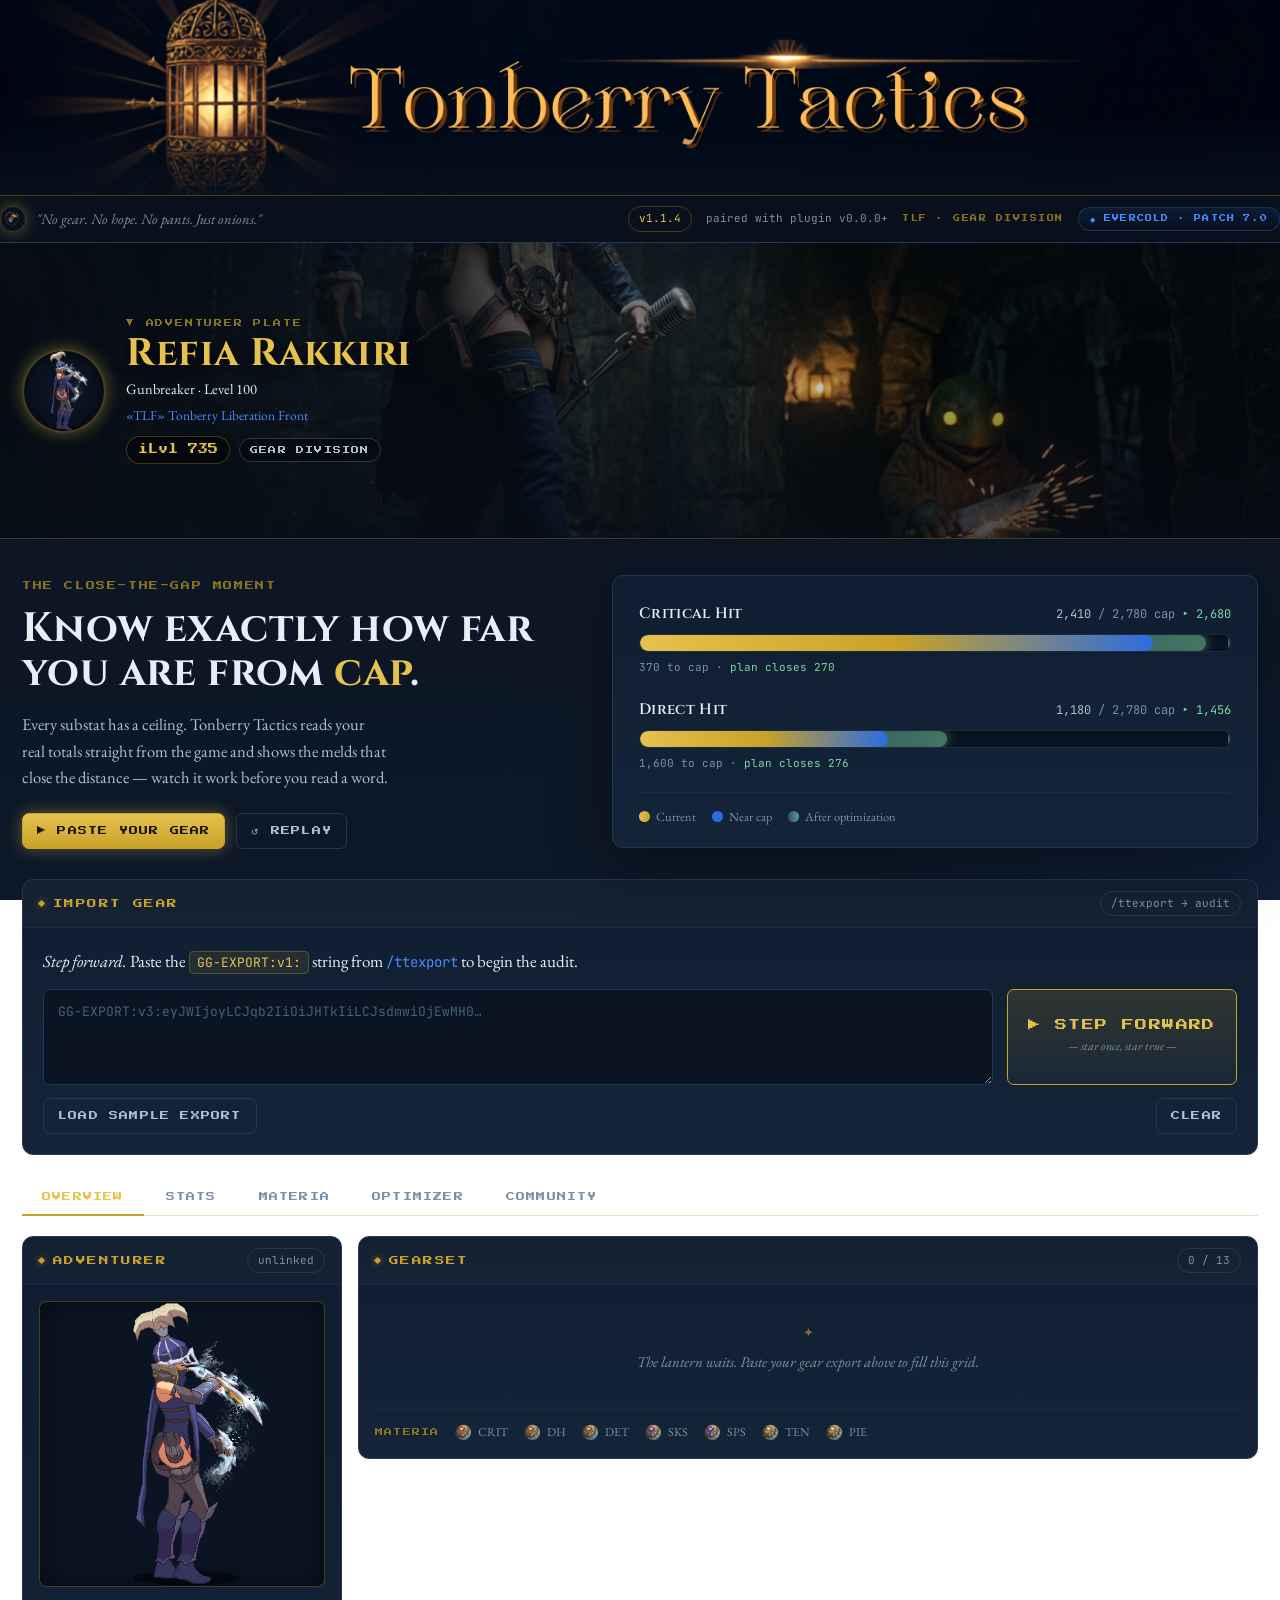
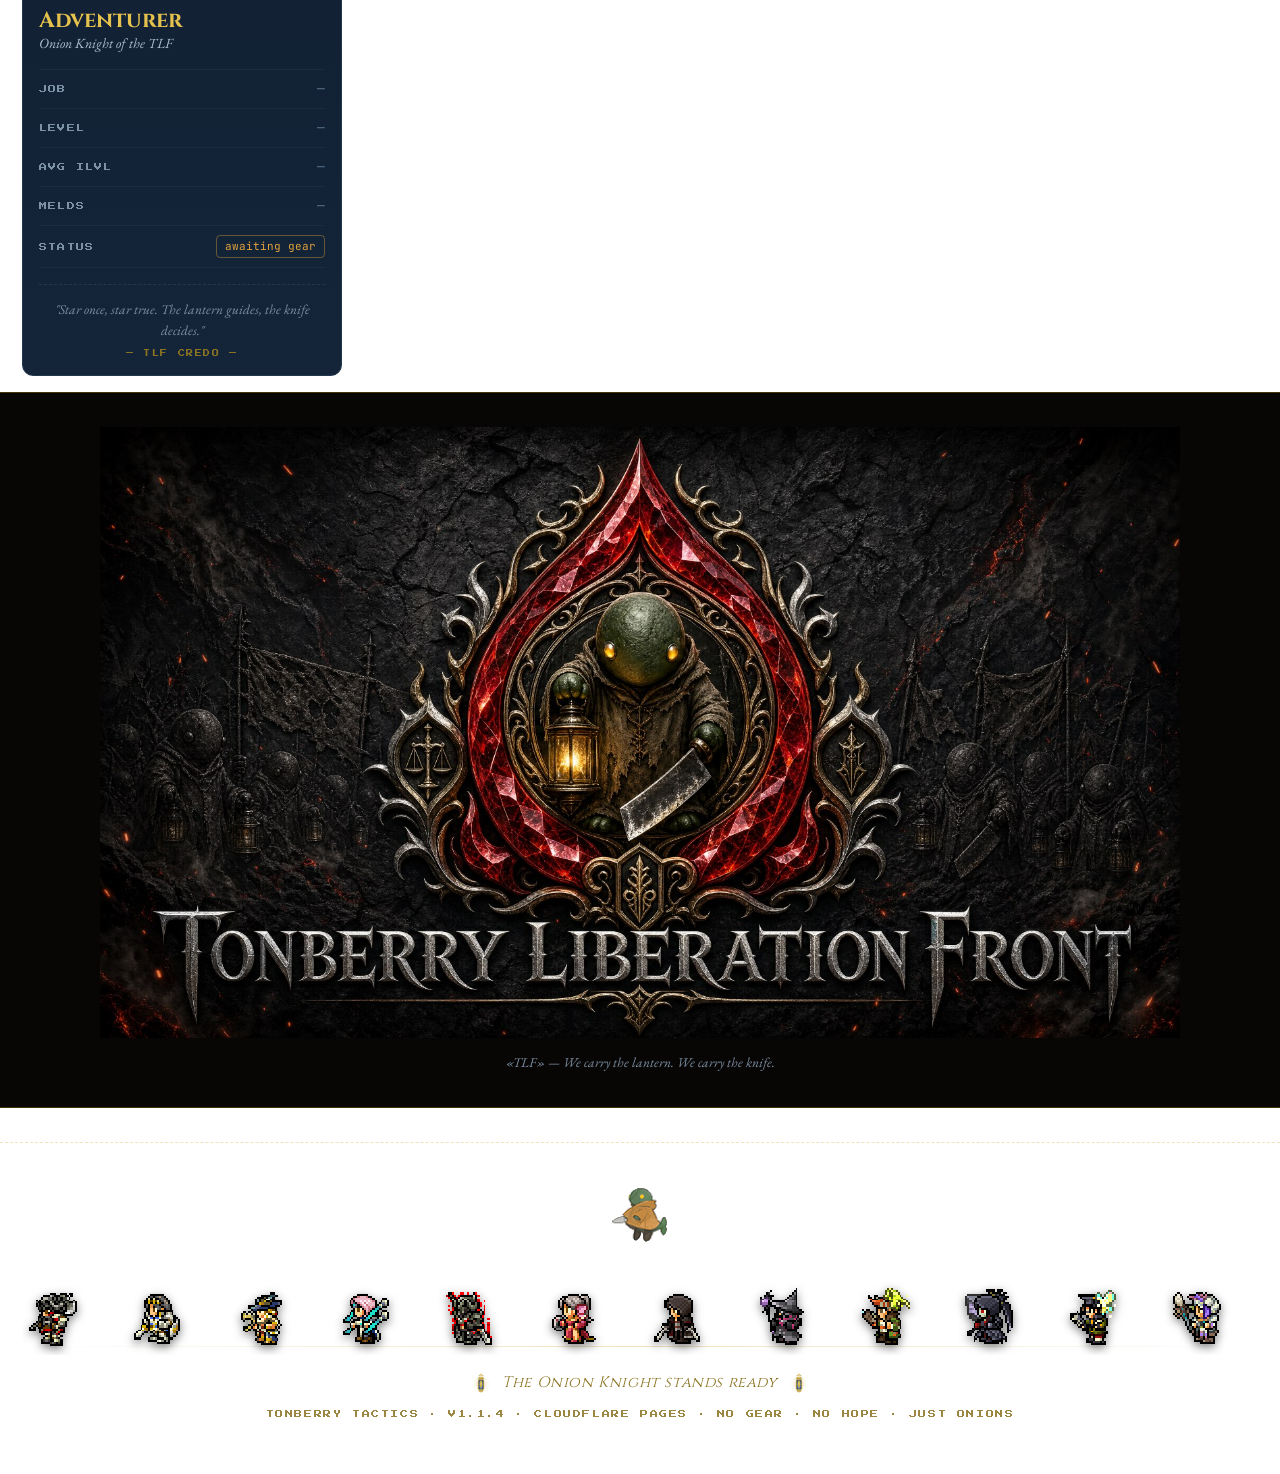
<file: design/index.html>
<!DOCTYPE html>
<html lang="en">
<head>
<meta charset="UTF-8" />
<meta name="viewport" content="width=device-width, initial-scale=1.0" />
<title>Tonberry Tactics — Gear &amp; Materia Optimizer</title>
<meta name="description" content="Tonberry Tactics — paste your FFXIV gear export, see your real substat caps, and plan the melds." />

<link rel="icon" type="image/png" sizes="32x32" href="assets/favicon-32.png" />
<link rel="icon" type="image/svg+xml" href="assets/tt-icon.svg" />

<link rel="preconnect" href="https://fonts.googleapis.com" />
<link rel="preconnect" href="https://fonts.gstatic.com" crossorigin />
<link href="https://fonts.googleapis.com/css2?family=Cinzel:wght@500;600;700&family=EB+Garamond:ital,wght@0,400;0,500;1,400&family=JetBrains+Mono:wght@400;600&family=Press+Start+2P&display=swap" rel="stylesheet" />
<link rel="stylesheet" href="styles.css" />
<script>
    (function() {
        var theme = localStorage.getItem('tt-theme');
        if (theme === 'dark') {
            document.documentElement.setAttribute('data-theme', 'dark');
        } else if (!theme && window.matchMedia && window.matchMedia('(prefers-color-scheme: dark)').matches) {
            document.documentElement.setAttribute('data-theme', 'dark');
        } else {
            document.documentElement.setAttribute('data-theme', 'light');
        }
    })();
    window.setTheme = function(theme) {
        document.documentElement.setAttribute('data-theme', theme);
        localStorage.setItem('tt-theme', theme);
    };
    window.getTheme = function() {
        return document.documentElement.getAttribute('data-theme') || 'light';
    };
</script>
</head>
<body>

<template id="__bundler_thumbnail">
  <svg viewBox="0 0 100 100" xmlns="http://www.w3.org/2000/svg">
    <rect width="100" height="100" fill="#0c0d12"/>
    <radialGradient id="tg" cx="50%" cy="42%" r="55%">
      <stop offset="0%" stop-color="#e8b860"/>
      <stop offset="100%" stop-color="#9a6a1e"/>
    </radialGradient>
    <circle cx="50" cy="46" r="20" fill="url(#tg)"/>
    <circle cx="50" cy="46" r="20" fill="none" stroke="#f4d488" stroke-width="1.4"/>
    <ellipse cx="44" cy="40" rx="6" ry="4" fill="#fff" opacity="0.45"/>
    <circle cx="50" cy="58" r="3" fill="#6fd0e0"/>
    <rect x="34" y="74" width="32" height="4" rx="2" fill="#caa24a"/>
  </svg>
</template>

<!-- ─── MASTHEAD ────────────────────────────────────────────────────────── -->
<header class="masthead">
  <img class="mh-bg" src="assets/masthead.png" alt="Tonberry Tactics" />
</header>
<div class="subbar">
  <div class="wrap subbar-inner">
    <span class="sb-left"><img class="sb-mark" src="assets/logo-circle.png" alt="TLF" /><span class="tagline">"No gear. No hope. No pants. Just onions."</span></span>
    <div class="subbar-meta">
      <span class="chip gold">v1.1.4</span>
      <span class="sub-plugin">paired with plugin v0.0.0+</span>
      <span class="sub-div">TLF · Gear Division</span>
      <span class="patch-pill">◆ Evercold · Patch 7.0</span>
    </div>
  </div>
</div>

<!-- ─── HERO — live close-the-gap demo ──────────────────────────────────── -->
<section class="char-banner">
  <img class="cb-bg" src="assets/refia-dungeon.jpg" alt="Refia Rakkiri in the dungeon depths" />
  <div class="wrap cb-inner">
    <div class="cb-id">
      <img class="cb-crest" src="assets/rags-mini.png" alt="Refia" />
      <div class="cb-text">
        <span class="cb-eyebrow">▼ Adventurer Plate</span>
        <span class="cb-name">Refia Rakkiri</span>
        <span class="cb-meta">Gunbreaker · Level 100</span>
        <span class="cb-fc-line">«TLF» Tonberry Liberation Front</span>
        <span class="cb-badges"><span class="cb-ilvl">iLvl 735</span><span class="cb-tag">Gear Division</span></span>
      </div>
    </div>
  </div>
</section>

<section class="hero-demo">
  <div class="wrap hero-inner">
    <div class="hero-copy">
      <span class="eyebrow">The close-the-gap moment</span>
      <h1 class="hero-head">Know exactly how far<br />you are from <span class="accent">cap</span>.</h1>
      <p class="hero-sub">Every substat has a ceiling. Tonberry Tactics reads your real totals straight from the game and shows the melds that close the distance — watch it work before you read a word.</p>
      <div class="hero-cta">
        <a class="btn primary" href="#exportTop">▶ Paste your gear</a>
        <button class="btn ghost cobalt" id="heroReplay">↺ Replay</button>
      </div>
    </div>
    <div class="hero-stage">
      <div class="hero-gauges" id="heroGauges"></div>
      <div class="hero-legend">
        <span><i class="dot gold"></i> Current</span>
        <span><i class="dot cobalt"></i> Near cap</span>
        <span><i class="dot ghost"></i> After optimization</span>
      </div>
    </div>
  </div>
</section>

<div class="wrap">

  <!-- ─── EXPORT BAR ────────────────────────────────────────────────────── -->
  <section class="panel export-bar" id="exportTop">
    <div class="panel-hd"><span class="title">Import Gear</span><span class="chip">/ttexport → audit</span></div>
    <div class="panel-bd">
      <p class="export-lead"><span class="italic">Step forward.</span> Paste the <span class="tok">GG-EXPORT:v1:</span> string from <span class="cmd">/ttexport</span> to begin the audit.</p>
      <div class="export-row">
        <textarea id="exportInput" placeholder="GG-EXPORT:v3:eyJWIjoyLCJqb2IiOiJHTkIiLCJsdmwiOjEwMH0…"></textarea>
        <button class="step-forward" id="stepBtn">
          ▶ Step Forward
          <small>— star once, star true —</small>
        </button>
      </div>
      <div class="export-actions">
        <button class="btn ghost cobalt" id="sampleBtn">Load sample export</button>
        <button class="btn ghost" id="clearBtn">Clear</button>
      </div>
    </div>
  </section>

  <!-- ─── TABS ─────────────────────────────────────────────────────────── -->
  <nav class="tabs" id="tabs">
    <button class="tab active" data-tab="overview">Overview</button>
    <button class="tab" data-tab="stats">Stats</button>
    <button class="tab" data-tab="materia">Materia</button>
    <button class="tab" data-tab="optimizer">Optimizer</button>
    <button class="tab" data-tab="community">Community</button>
  </nav>

  <div class="tabpanel active" data-panel="overview">
    <div class="grid-2-side">
      <section class="panel">
        <div class="panel-hd"><span class="title">Adventurer</span><span class="chip" id="advTag">unlinked</span></div>
        <div class="panel-bd">
          <img class="adv-portrait" src="assets/adventurer.png" alt="Adventurer portrait" />
          <div class="adv-name" id="advName">Adventurer</div>
          <div class="adv-role">Onion Knight of the TLF</div>
          <div class="adv-stats">
            <div class="row"><span class="k">Job</span><span class="v dim" id="advJob">—</span></div>
            <div class="row"><span class="k">Level</span><span class="v dim" id="advLevel">—</span></div>
            <div class="row"><span class="k">Avg iLvl</span><span class="v dim" id="advIlvl">—</span></div>
            <div class="row"><span class="k">Melds</span><span class="v dim" id="advMelds">—</span></div>
            <div class="row"><span class="k">Status</span><span class="adv-status" id="advStatus">awaiting gear</span></div>
          </div>
          <div class="adv-credo">
            "Star once, star true. The lantern guides, the knife decides."
            <span class="sig">— TLF Credo —</span>
          </div>
        </div>
      </section>
      <section class="panel">
        <div class="panel-hd"><span class="title">Gearset</span><span class="chip" id="gearCount">0 / 13</span></div>
        <div class="panel-bd">
          <div id="gearEmpty" class="empty-state">The lantern waits. Paste your gear export above to fill this grid.</div>
          <div id="gearGrid" class="gear-grid" hidden></div>
          <div class="materia-key" id="materiaKey"></div>
        </div>
      </section>
    </div>
  </div>

  <div class="tabpanel" data-panel="stats">
      <section class="panel">
        <div class="panel-hd"><span class="title">Stat Profile</span><span class="chip cobalt">substats vs cap</span></div>
        <div class="panel-bd">
          <div id="statGrid" class="stat-grid"></div>
          <div class="stat-note"><span class="dot">●</span> <span>Materia totals from <strong>/ttexport</strong>. Derivation rows + breakpoint markers ship in v0.0.1 (Akhmorning formulas).</span></div>
        </div>
      </section>
  </div>

  <div class="tabpanel" data-panel="materia">
      <section class="panel">
        <div class="panel-hd"><span class="title">Materia Advisor</span><span class="chip" id="advisorChip">job priority order</span></div>
        <div class="panel-bd">
          <div id="advisorEmpty" class="empty-state">Paste an export and step forward to summon recommendations.</div>
          <div id="advisorList" hidden></div>
        </div>
      </section>

      <section class="panel">
        <div class="panel-hd"><span class="title">Meld Audit</span><span class="chip">MeldAudit · v0.0.0</span></div>
        <div class="panel-bd">
          <div class="audit-grid">
            <div class="audit-row" id="auEmpty"><span class="sev"></span><span class="a-name">Empty slots</span><span class="a-val">—</span></div>
            <div class="audit-row" id="auWrong"><span class="sev"></span><span class="a-name">Wrong stat</span><span class="a-val">—</span></div>
            <div class="audit-row" id="auTier"><span class="sev"></span><span class="a-name">Under-tier</span><span class="a-val">—</span></div>
            <div class="audit-row" id="auOver"><span class="sev"></span><span class="a-name">Overcap</span><span class="a-val">—</span></div>
            <div class="audit-row" id="auSell"><span class="sev"></span><span class="a-name">Sell / replace</span><span class="a-val">—</span></div>
          </div>
          <div class="audit-legend">
            <span>Severity:</span>
            <span class="sw"><i style="background:var(--ok)"></i> OK</span>
            <span class="sw"><i style="background:var(--warn)"></i> Warn</span>
            <span class="sw"><i style="background:var(--over)"></i> Error</span>
            <span style="margin-left:auto; font-style:italic;">Mirrors plugin's MeldAudit format</span>
          </div>
        </div>
      </section>
  </div>

  <div class="tabpanel" data-panel="optimizer">
    <div class="grid-2">
      <section class="panel">
        <div class="panel-hd"><span class="title">Optimizer</span><span class="chip">config</span></div>
        <div class="panel-bd">
          <div class="job-label">Mode</div>
          <div class="mode-toggle" id="modeToggle">
            <button class="active" data-mode="pure">Pure Math</button>
            <button data-mode="balance">Balance</button>
          </div>
          <p class="mode-desc" id="modeDesc"><b>Greedy per-stat priority</b> — fast, naive, ships today.</p>
          <div class="job-label">Job profile</div>
          <div class="job-grid" id="jobGrid"></div>
          <div class="job-legend">
            <span>Tanks · Healers · Melee · Ranged · Casters · Crafters · Gatherers — your active job glows.</span>
          </div>
        </div>
      </section>

      <section class="panel">
        <div class="panel-hd"><span class="title">Export to Game</span><span class="chip gold">GG-PLAN:v1:</span></div>
        <div class="panel-bd">
          <p class="mode-desc">Copy and paste into <b>/ttimport</b> back in-game.</p>
          <textarea id="planOutput" placeholder="Plan string appears after STEP FORWARD." readonly style="min-height:74px;"></textarea>
          <div class="fb-actions" style="margin-top:10px; flex-direction:row; gap:8px;">
            <button class="btn full" id="copyPlan">◆ Copy plan</button>
            <button class="btn full ghost" id="roundTrip">↺ Round-trip ready</button>
          </div>
        </div>
      </section>
    </div>
  </div>

  <div class="tabpanel" data-panel="community">
    <div class="grid-community">
      <section class="panel psa">
        <div class="panel-hd"><span class="title">TLF Home for Children Without Knives</span></div>
        <div class="panel-bd">
          <div class="psa-emblem-wrap"><img class="psa-emblem" src="assets/tlf-flame-logo-768.png" alt="Tonberry Liberation Front" /></div>
          <div class="video-thumb">
            <img class="vt-sprite" src="assets/rags-action.png" alt="" />
            <span class="v-cap">TLF Home For Children</span>
            <span class="v-sub">Refia Rakkiri · Last Onion Knight</span>
            <span class="play"></span>
          </div>
          <div class="psa-text">
            <p>A public service announcement from the Tonberry Liberation Front. Somewhere in the dark, a Tonberry youngling sits with empty hands and a cold lantern — unable to chop, unable to whittle, unable to say "Stab" with any conviction at all.</p>
            <p>We provide safe underground housing, cultural education, and access to age-appropriate knives. For less than ye'd waste on a single sad teleport, you can restore what was taken.</p>
            <p>Oi'm not askin' for meself. Oi'm askin' for <em>them</em>.</p>
            <div class="donate"><button class="btn">🔪 Donate a knife</button></div>
            <p class="small">Comment "Onion of us." It's not a cult. Probably. The sœnnagins are watching.</p>
          </div>
        </div>
      </section>

      <section class="panel">
        <div class="panel-hd"><span class="title">Feedback</span><span class="chip">v1.1.4</span></div>
        <div class="panel-bd">
          <p class="mode-desc">Bug, disagreement, confusion, or just saying hi — drop a line and I'll find Refia.</p>
          <div class="job-label">Category</div>
          <div class="fb-cat" id="fbCat">
            <button class="active">Bug / glitch</button>
            <button>Optimizer disagreement</button>
            <button>Confusion / unclear</button>
            <button>Just saying hi</button>
          </div>
          <div class="job-label">Message</div>
          <textarea placeholder="What happened? What did you expect? What's auld the lantern on?" style="min-height:80px;"></textarea>
          <label class="fb-check"><input type="checkbox" checked /> Include diagnostic info (version, browser, parser state)</label>
          <div class="fb-actions">
            <button class="btn full cobalt">⎘ Open GitHub issue</button>
            <button class="btn full ghost">Copy for Discord</button>
          </div>
        </div>
      </section>

      <section class="panel manifesto">
        <div class="panel-hd"><span class="title">TLF Manifesto</span></div>
        <div class="panel-bd">
          <span class="line">We carry the lantern. We carry the knife.</span><br />
          We do not run. We step forward — star once, star true — and we close the gap, one meld at a time.
          <div class="m-chips">
            <span class="m-chip">Offline · fast</span>
            <span class="m-chip">No backend</span>
            <span class="m-chip cobalt">Round-trip · v1</span>
          </div>
        </div>
      </section>
    </div>
  </div>
</div>

<section class="crest-band">
  <img src="assets/tlf-crest-banner.jpg" alt="Tonberry Liberation Front" />
  <div class="wrap"><p class="cb-caption">«TLF» — We carry the lantern. We carry the knife.</p></div>
</section>

<footer class="site-foot">
  <div class="wrap">
    <img class="foot-emblem" src="assets/tonberry-mascot.png" alt="Tonberry Liberation Front" />
    <div class="foot-parade" id="footParade" aria-hidden="true">
      <div class="ground"></div>
      <div class="parade-line" id="paradeLine"></div>
    </div>
    <div class="foot-credo"><img class="fc-mark" src="assets/tt-lantern-mark.svg" alt="" /> The Onion Knight stands ready <img class="fc-mark" src="assets/tt-lantern-mark.svg" alt="" /></div>
    <div class="foot-meta">Tonberry Tactics · v1.1.4 · Cloudflare Pages · No gear · No hope · Just onions</div>
  </div>
</footer>

<script>
  // ── footer parade: 22 job sprites marching right→left, seamless loop ──────
  (function(){
    var line = document.getElementById('paradeLine');
    if (!line) return;
    var N = 22;
    function build(){
      for (var i = 1; i <= N; i++){
        var n = (i < 10 ? '0' : '') + i;
        var span = document.createElement('span');
        span.className = 'px';
        span.style.animationDelay = (-(i * 0.13)).toFixed(2) + 's';
        var img = document.createElement('img');
        img.src = 'assets/jobs-px/' + n + '.png';
        img.alt = '';
        span.appendChild(img);
        line.appendChild(span);
      }
    }
    build(); build(); // duplicate set → translateX(-50%) loops seamlessly
  })();

  // ── cap-gauge state (mirrors GearGoblin.Core CapGauge) ───────────────────
  var SOFT_REF = 2780;
  var STAT_DEFS = ['Critical Hit','Direct Hit','Determination','Tenacity','Skill Speed','Piety'];
  // empty state values
  var EMPTY = STAT_DEFS.map(function(l){ return { label:l, value:null, cap:null }; });
  // populated sample (GNB i735)
  var SAMPLE = {
    name:'Refia Rakkiri', job:'GNB', level:100, ilvl:735, melds:'18 / 24',
    stats:[
      { label:'Critical Hit', value:2640, cap:2780, proj:2714 },
      { label:'Direct Hit',   value:1330, cap:2780, proj:1426 },
      { label:'Determination',value:1910, cap:null,  proj:1968 },
      { label:'Tenacity',     value:1205, cap:2780 },
      { label:'Skill Speed',  value:2900, cap:2780 },
      { label:'Piety',        value:440,  cap:null }
    ],
    gear:[
      { slot:'Weapon', item:'Phantom Twinfangs', ilvl:775, melds:['det','det'] },
      { slot:'Head',   item:'Bygone Brass Cap',  ilvl:780, melds:['crit','det'] },
      { slot:'Body',   item:"Courtly Lover's Shirt ★", ilvl:770, melds:['dh','dh','dh'] },
      { slot:'Hands',  item:'Bygone Brass Clawtips', ilvl:780, melds:['dh','dh'] },
      { slot:'Legs',   item:"Courtly Lover's Trousers ★", ilvl:770, melds:['crit','crit','dh'] },
      { slot:'Feet',   item:'Bygone Brass Sabatons', ilvl:780, melds:['det','det'] },
      { slot:'Ears',   item:'Bygone Brass Earrings', ilvl:790, melds:['det','det'] },
      { slot:'Neck',   item:'Bygone Brass Choker', ilvl:780, melds:['crit','crit'] },
      { slot:'Wrist',  item:'Bygone Brass Bracelet', ilvl:780, melds:['det','det'] },
      { slot:'Ring',   item:'Heavyweight Ring', ilvl:770, melds:['det'] },
      { slot:'Ring',   item:'Bygone Brass Ring', ilvl:780, melds:['crit','dh'] },
      { slot:'Soul',   item:'Soul of the Gunbreaker', ilvl:30, melds:[] }
    ],
    audit:{ empty:['ok','0 open'], wrong:['warn','1 found'], tier:['ok','none'], over:['err','+120 SkS'], sell:['ok','keep all'] },
    advisor:[
      ['I','Legs #4 ← DH XII','+96','+0.4%','dh'],
      ['II','Body #2 ← Crit XII','+74','+0.3%','crit'],
      ['III','Hands #3 ← Det XII','+58','+0.2%','det']
    ]
  };

  function fmt(n){ return n.toLocaleString('en-US'); }
  var RM = window.matchMedia('(prefers-reduced-motion: reduce)').matches;

  // ── materia orbs ──────────────────────────────────────────────────────────
  var MAT = { crit:'Critical Hit', dh:'Direct Hit', det:'Determination', sks:'Skill Speed', sps:'Spell Speed', ten:'Tenacity', pie:'Piety' };
  function orb(code, cls){ var n=MAT[code]||code; return '<img class="materia-orb'+(cls?' '+cls:'')+'" src="assets/materia/'+code+'.png" onerror="this.onerror=null;this.src=\'assets/materia/'+code+'.svg\'" alt="'+n+'" title="'+n+'" />'; }
  function buildKey(){
    var h=document.getElementById('materiaKey');
    h.innerHTML='<span class="mk-label">Materia</span>'+Object.keys(MAT).map(function(k){ return '<span class="mk-item">'+orb(k)+k.toUpperCase()+'</span>'; }).join('');
  }

  function gState(v,c){
    var has=c!=null, r=has&&c>0?v/c:0, over=has&&v>c, near=has&&!over&&r>=0.9;
    var tick = over ? Math.round(c/v*100) : 100;
    return { has:has, over:over,
      fill: v==null?0:(!has?Math.min(85,Math.round(v/SOFT_REF*100)):over?tick:Math.min(100,Math.round(r*100))),
      tick: tick, bleed: over ? (100-tick) : 0,
      cls: (over||near) ? 'is-near' : 'is-mid' };
  }
  function projPctOf(proj, cap){
    return cap!=null ? Math.min(100,Math.round(proj/cap*100)) : Math.min(85,Math.round(proj/SOFT_REF*100));
  }

  function renderStats(stats, animate){
    var host=document.getElementById('statGrid'); host.innerHTML='';
    stats.forEach(function(s){
      var st=gState(s.value,s.cap);
      var hasProj = s.proj!=null && s.value!=null;
      var pPct = hasProj ? projPctOf(s.proj, s.cap) : null;
      var valHtml = s.value==null
        ? '<span class="gauge-val empty">— <span class="cap">v0.0.1+</span></span>'
        : '<span class="gauge-val">'+fmt(s.value)+' <span class="cap">'+(!st.has?'/ no cap':st.over?'/ '+fmt(s.cap)+' cap · <span class="over">+'+fmt(s.value-s.cap)+' over</span>':'/ '+fmt(s.cap)+' cap')+'</span></span>';
      var footHtml = s.value==null ? '<div class="gauge-foot">+0 materia</div>'
        : hasProj ? '<div class="gauge-foot proj">▸ plan → '+fmt(s.proj)+'</div>' : '';
      var g=document.createElement('div'); g.className='gauge';
      g.innerHTML='<div class="gauge-head"><span class="gauge-label">'+s.label+'</span>'+valHtml+'</div>'+
        '<div class="gauge-track">'+
          (hasProj ? '<div class="gauge-proj" data-fill="'+pPct+'"></div>' : '')+
          '<div class="gauge-fill '+st.cls+'" data-fill="'+st.fill+'"></div>'+
          (st.has?'<div class="cap-tick" style="left:'+st.tick+'%"></div>':'')+
          (st.bleed>0?'<div class="gauge-bleed" style="left:'+st.tick+'%" data-w="'+st.bleed+'"></div>':'')+
        '</div>'+footHtml;
      host.appendChild(g);
    });
    requestAnimationFrame(function(){
      host.querySelectorAll('.gauge-fill').forEach(function(el){ el.style.width=(animate&&!RM?el.getAttribute('data-fill'):(animate?el.getAttribute('data-fill'):0))+'%'; });
      var doDelta=function(){
        host.querySelectorAll('.gauge-proj').forEach(function(el){ el.style.width=el.getAttribute('data-fill')+'%'; });
        host.querySelectorAll('.gauge-bleed').forEach(function(el){ el.style.width=el.getAttribute('data-w')+'%'; });
      };
      if(animate){ RM ? doDelta() : setTimeout(doDelta, 720); }
    });
  }

  // ── HERO: live close-the-gap demo ─────────────────────────────────────────
  var HERO = [
    { label:'Critical Hit', value:2410, cap:2780, proj:2680 },
    { label:'Direct Hit',   value:1180, cap:2780, proj:1456 }
  ];
  function buildHero(){
    var host=document.getElementById('heroGauges'); host.innerHTML='';
    HERO.forEach(function(s){
      var fillPct=Math.round(s.value/s.cap*100), pPct=Math.round(s.proj/s.cap*100);
      var near=fillPct>=90;
      var gap=s.cap-s.value, closes=s.proj-s.value;
      var g=document.createElement('div'); g.className='hero-gauge';
      g.innerHTML='<div class="hg-head"><span class="hg-label">'+s.label+'</span>'+
        '<span class="hg-val"><span class="cur">'+fmt(s.value)+'</span> <span class="cap">/ '+fmt(s.cap)+' cap</span> <span class="proj">▸ '+fmt(s.proj)+'</span></span></div>'+
        '<div class="hero-track"><div class="hg-proj" data-fill="'+pPct+'"></div>'+
          '<div class="hg-fill'+(near?' is-near':'')+'" data-fill="'+fillPct+'"></div>'+
          '<div class="hero-tick"></div></div>'+
        '<div class="hg-gap">'+fmt(gap)+' to cap · <span class="closes">plan closes '+fmt(closes)+'</span></div>';
      host.appendChild(g);
    });
  }
  function playHero(){
    var host=document.getElementById('heroGauges');
    var fills=host.querySelectorAll('.hg-fill'), projs=host.querySelectorAll('.hg-proj');
    var head=document.querySelector('.hero-head');
    if(RM){
      fills.forEach(function(f){ f.style.width=f.dataset.fill+'%'; });
      projs.forEach(function(p){ p.style.width=p.dataset.fill+'%'; });
      head.classList.add('in'); host.classList.add('show-proj'); return;
    }
    fills.forEach(function(f){ f.style.width='0%'; });
    projs.forEach(function(p){ p.style.width='0%'; });
    head.classList.remove('in'); host.classList.remove('show-proj');
    requestAnimationFrame(function(){
      setTimeout(function(){ fills.forEach(function(f){ f.style.width=f.dataset.fill+'%'; }); }, 160);
      setTimeout(function(){ head.classList.add('in'); }, 720);
      setTimeout(function(){ projs.forEach(function(p){ p.style.width=p.dataset.fill+'%'; }); host.classList.add('show-proj'); }, 1750);
    });
  }

  // ── job grid ──────────────────────────────────────────────────────────────
  var JOBS = [
    [['PLD','tank'],['WAR','tank'],['DRK','tank'],['GNB','tank'],['BAS','tank']],
    [['WHM','healer'],['SCH','healer'],['AST','healer'],['SGE','healer']],
    [['MNK','dps'],['DRG','dps'],['NIN','dps'],['SAM','dps'],['RPR','dps'],['VPR','dps'],['BST','dps']],
    [['BRD','dps'],['MCH','dps'],['DNC','dps'],['ZEP','dps']],
    [['BLM','dps'],['RDM','dps'],['SMN','dps'],['PCT','dps']],
    [['CRP','craft'],['BSM','craft'],['ARM','craft'],['GSM','craft'],['LTW','craft'],['WVR','craft'],['ALC','craft'],['CUL','craft']],
    [['MIN','gather'],['BTN','gather'],['FSH','gather']]
  ];
  var activeJob='GNB';
  // canonical FFXIV job colors for the jobstones
  var JOBCOLORS={
    PLD:'#A8D2E6', WAR:'#CF2621', DRK:'#D126CC', GNB:'#7E6C3F', BAS:'#5D8AA8',
    WHM:'#B4E0CE', SCH:'#8657FF', AST:'#E8D34F', SGE:'#80A0F0',
    MNK:'#D6A02D', DRG:'#4164CD', NIN:'#AF1964', SAM:'#E46D04', RPR:'#965A90', VPR:'#10A04F', BST:'#84A950',
    BRD:'#91BA5E', MCH:'#6EE1D6', DNC:'#E2627A', ZEP:'#48D1CC',
    BLM:'#A579D6', RDM:'#E87B7B', SMN:'#2D9B78', PCT:'#F06FB0',
    CRP:'#A98C50', BSM:'#9A9AA0', ARM:'#5B6B78', GSM:'#C9A93B', LTW:'#8B5A2B', WVR:'#B0407E', ALC:'#2E9B86', CUL:'#C77B3B',
    MIN:'#C08A3C', BTN:'#5BA34B', FSH:'#4A8FC0'
  };
  function renderJobs(){
    var host=document.getElementById('jobGrid'); host.innerHTML='';
    JOBS.forEach(function(rowArr){
      rowArr.forEach(function(j){
        var b=document.createElement('button');
        b.className='job '+j[1]+(j[0]===activeJob?' active':'');
        b.style.setProperty('--jc', JOBCOLORS[j[0]]||'#8a93a0');
        b.innerHTML='<img class="jobstone" src="assets/jobs/'+j[0]+'.png" alt="'+j[0]+'" /><span class="job-abbr">'+j[0]+'</span>';
        b.onclick=function(){ activeJob=j[0]; renderJobs(); };
        host.appendChild(b);
      });
    });
  }

  // ── populate / clear ──────────────────────────────────────────────────────
  function setText(id,t){ document.getElementById(id).textContent=t; }
  function loadSample(){
    var s=SAMPLE;
    setText('advName',s.name); setText('advJob',s.job); setText('advLevel',s.level);
    setText('advIlvl','i'+s.ilvl); setText('advMelds',s.melds);
    document.getElementById('advJob').classList.remove('dim');
    document.getElementById('advLevel').classList.remove('dim');
    document.getElementById('advIlvl').classList.remove('dim');
    document.getElementById('advMelds').classList.remove('dim');
    var st=document.getElementById('advStatus'); st.textContent='audited'; st.style.color='var(--ok)'; st.style.borderColor='rgba(58,157,110,0.4)';
    document.getElementById('advTag').textContent='linked';
    activeJob=s.job; renderJobs();

    // gear
    document.getElementById('gearEmpty').hidden=true;
    var gg=document.getElementById('gearGrid'); gg.hidden=false; gg.innerHTML='';
    s.gear.forEach(function(p){
      var d=document.createElement('div'); d.className='gear-slot';
      var melds = p.melds.length ? p.melds.map(function(m){ return orb(m); }).join('') : '<span class="g-nomeld">no melds</span>';
      d.innerHTML='<div class="g-top"><span class="g-name">'+p.item+'</span><span class="g-ilvl">i'+p.ilvl+'</span></div>'+
        '<div class="g-sub"><span class="g-slot">'+p.slot+'</span><div class="g-melds">'+melds+'</div></div>';
      gg.appendChild(d);
    });
    setText('gearCount','12 / 12');

    renderStats(s.stats, true);

    // advisor
    document.getElementById('advisorEmpty').hidden=true;
    var al=document.getElementById('advisorList'); al.hidden=false; al.innerHTML='';
    s.advisor.forEach(function(r){
      var d=document.createElement('div'); d.className='advisor-row';
      d.innerHTML='<span class="ad-rank">'+r[0]+'</span>'+orb(r[4],'ad-orb')+
        '<span class="ad-text">'+r[1]+' <span class="ad-gain">('+r[2]+')</span></span>'+
        '<span class="chip cobalt">'+r[3]+'</span>';
      al.appendChild(d);
    });

    // audit
    var a=s.audit;
    [['auEmpty',a.empty],['auWrong',a.wrong],['auTier',a.tier],['auOver',a.over],['auSell',a.sell]].forEach(function(x){
      var row=document.getElementById(x[0]); row.className='audit-row '+x[1][0];
      row.querySelector('.a-val').textContent=x[1][1];
    });

    document.getElementById('planOutput').value='GG-PLAN:v1:eyJWIjoxLCJqb2IiOiJHTkIiLCJtZWxkcyI6W119…';
    document.getElementById('exportInput').value='GG-EXPORT:v2:eyJWIjoyLCJqb2IiOiJHTkIiLCJsdmwiOjEwMCwiaWx2bCI6NzM1fQ…';
  }

  function clearAll(){ location.reload(); }

  // ── mode + feedback toggles ───────────────────────────────────────────────
  document.getElementById('modeToggle').addEventListener('click', function(e){
    var b=e.target.closest('button'); if(!b) return;
    this.querySelectorAll('button').forEach(function(x){ x.classList.remove('active'); });
    b.classList.add('active');
    document.getElementById('modeDesc').innerHTML = b.dataset.mode==='pure'
      ? '<b>Greedy per-stat priority</b> — fast, naive, ships today.'
      : '<b>Balance consensus weights</b> — community stat priorities per job.';
  });
  document.getElementById('fbCat').addEventListener('click', function(e){
    var b=e.target.closest('button'); if(!b) return;
    this.querySelectorAll('button').forEach(function(x){ x.classList.remove('active'); });
    b.classList.add('active');
  });

  document.getElementById('tabs').addEventListener('click', function(e){
    var b=e.target.closest('.tab'); if(!b) return;
    this.querySelectorAll('.tab').forEach(function(x){ x.classList.remove('active'); });
    b.classList.add('active');
    var t=b.dataset.tab;
    document.querySelectorAll('.tabpanel').forEach(function(p){ p.classList.toggle('active', p.dataset.panel===t); });
    var top=document.getElementById('tabs').getBoundingClientRect().top+window.scrollY-80;
    if(window.scrollY>top) window.scrollTo({top:top, behavior:'smooth'});
  });

  document.getElementById('sampleBtn').onclick=loadSample;
  document.getElementById('stepBtn').onclick=function(){
    if(document.getElementById('exportInput').value.trim()) loadSample(); else loadSample();
  };
  document.getElementById('clearBtn').onclick=clearAll;
  document.getElementById('heroReplay').onclick=playHero;

  // init: hero demo + empty tool state
  buildHero(); playHero();
  buildKey();
  renderStats(EMPTY, false);
  renderJobs();
</script>
</body>
</html>
</file>
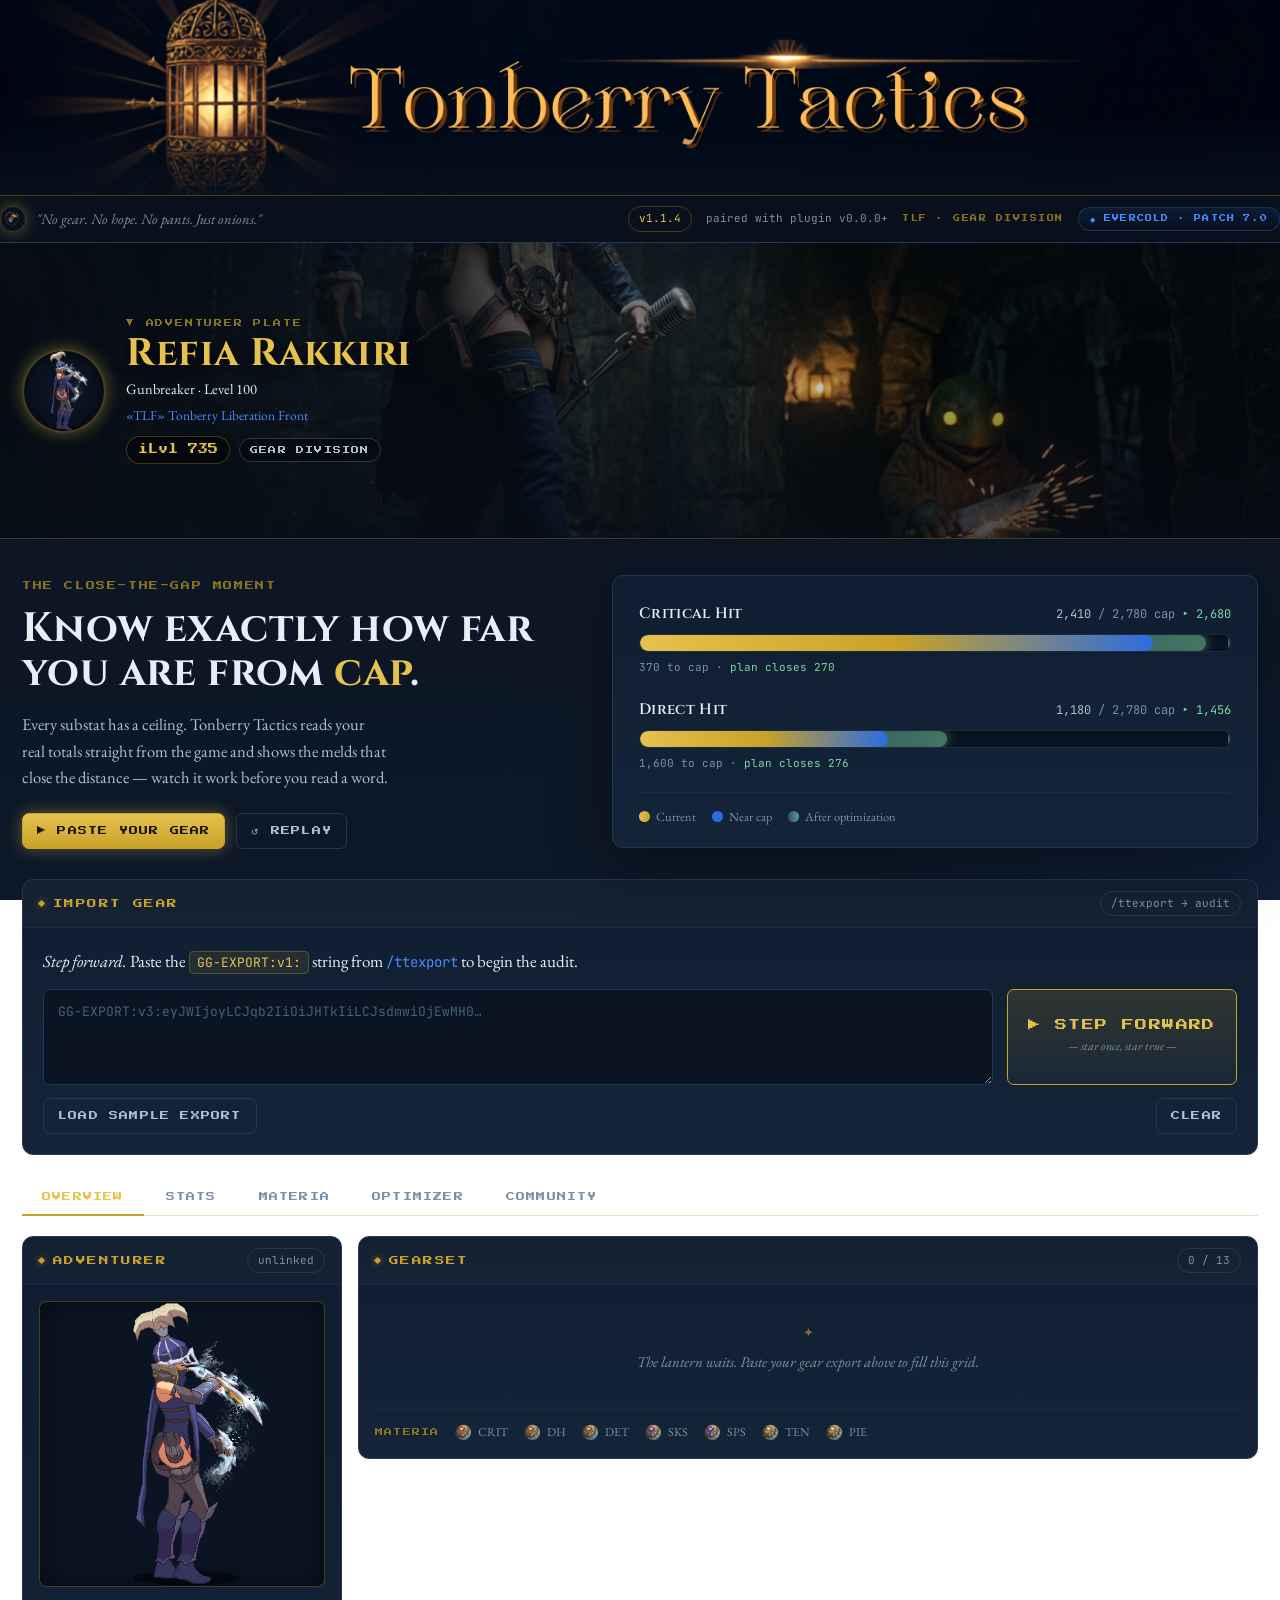
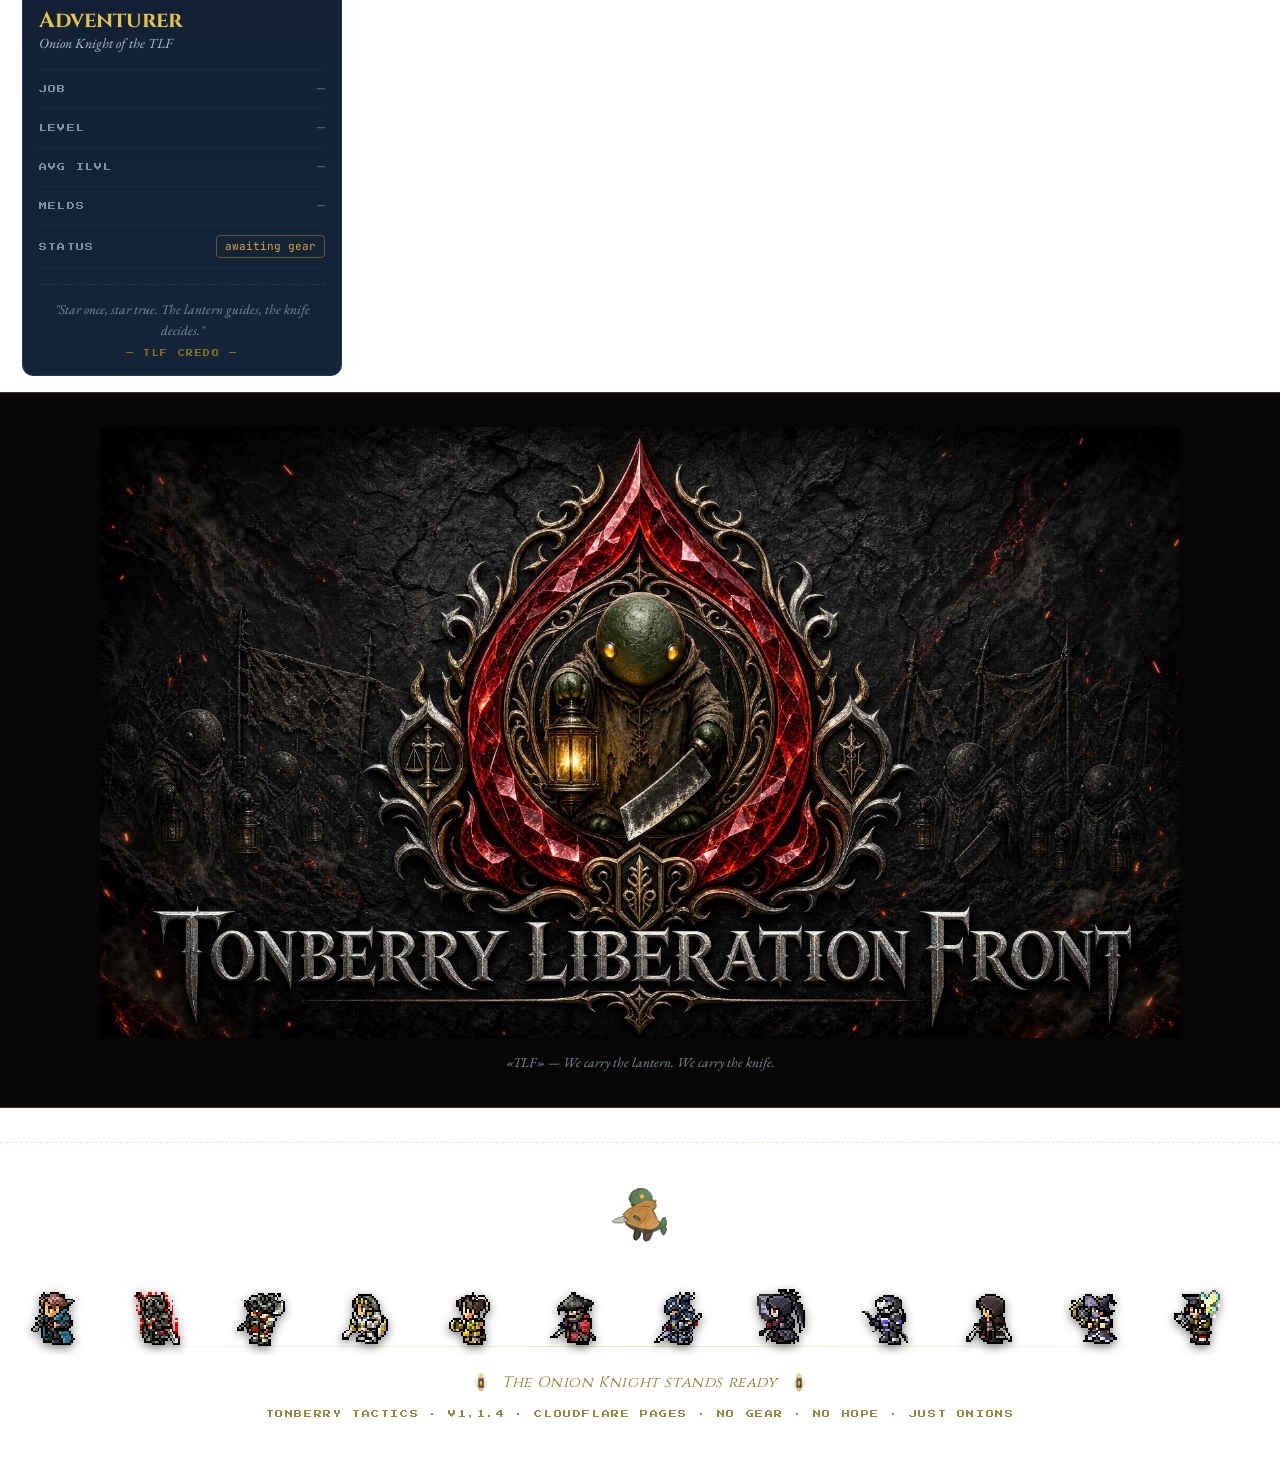
<file: docs/design/web-phase2/index.html>
<!DOCTYPE html>
<html lang="en">
<head>
<meta charset="UTF-8" />
<meta name="viewport" content="width=device-width, initial-scale=1.0" />
<title>Tonberry Tactics — Gear &amp; Materia Optimizer</title>
<meta name="description" content="Tonberry Tactics — paste your FFXIV gear export, see your real substat caps, and plan the melds." />

<link rel="icon" type="image/png" sizes="32x32" href="assets/favicon-32.png" />
<link rel="icon" type="image/svg+xml" href="assets/tt-icon.svg" />

<link rel="preconnect" href="https://fonts.googleapis.com" />
<link rel="preconnect" href="https://fonts.gstatic.com" crossorigin />
<link href="https://fonts.googleapis.com/css2?family=Cinzel:wght@500;600;700&family=EB+Garamond:ital,wght@0,400;0,500;1,400&family=JetBrains+Mono:wght@400;600&family=Press+Start+2P&display=swap" rel="stylesheet" />
<link rel="stylesheet" href="styles.css" />
</head>
<body>

<template id="__bundler_thumbnail">
  <svg viewBox="0 0 100 100" xmlns="http://www.w3.org/2000/svg">
    <rect width="100" height="100" fill="#0c0d12"/>
    <radialGradient id="tg" cx="50%" cy="42%" r="55%">
      <stop offset="0%" stop-color="#e8b860"/>
      <stop offset="100%" stop-color="#9a6a1e"/>
    </radialGradient>
    <circle cx="50" cy="46" r="20" fill="url(#tg)"/>
    <circle cx="50" cy="46" r="20" fill="none" stroke="#f4d488" stroke-width="1.4"/>
    <ellipse cx="44" cy="40" rx="6" ry="4" fill="#fff" opacity="0.45"/>
    <circle cx="50" cy="58" r="3" fill="#6fd0e0"/>
    <rect x="34" y="74" width="32" height="4" rx="2" fill="#caa24a"/>
  </svg>
</template>

<!-- ─── MASTHEAD ────────────────────────────────────────────────────────── -->
<header class="masthead">
  <img class="mh-bg" src="assets/masthead.png" alt="Tonberry Tactics" />
</header>
<div class="subbar">
  <div class="wrap subbar-inner">
    <span class="sb-left"><img class="sb-mark" src="assets/logo-circle.png" alt="TLF" /><span class="tagline">"No gear. No hope. No pants. Just onions."</span></span>
    <div class="subbar-meta">
      <span class="chip gold">v1.1.4</span>
      <span class="sub-plugin">paired with plugin v0.0.0+</span>
      <span class="sub-div">TLF · Gear Division</span>
      <span class="patch-pill">◆ Evercold · Patch 7.0</span>
    </div>
  </div>
</div>

<!-- ─── HERO — live close-the-gap demo ──────────────────────────────────── -->
<section class="char-banner">
  <img class="cb-bg" src="assets/refia-dungeon.jpg" alt="Refia Rakkiri in the dungeon depths" />
  <div class="wrap cb-inner">
    <div class="cb-id">
      <img class="cb-crest" src="assets/rags-mini.png" alt="Refia" />
      <div class="cb-text">
        <span class="cb-eyebrow">▼ Adventurer Plate</span>
        <span class="cb-name">Refia Rakkiri</span>
        <span class="cb-meta">Gunbreaker · Level 100</span>
        <span class="cb-fc-line">«TLF» Tonberry Liberation Front</span>
        <span class="cb-badges"><span class="cb-ilvl">iLvl 735</span><span class="cb-tag">Gear Division</span></span>
      </div>
    </div>
  </div>
</section>

<section class="hero-demo">
  <div class="wrap hero-inner">
    <div class="hero-copy">
      <span class="eyebrow">The close-the-gap moment</span>
      <h1 class="hero-head">Know exactly how far<br />you are from <span class="accent">cap</span>.</h1>
      <p class="hero-sub">Every substat has a ceiling. Tonberry Tactics reads your real totals straight from the game and shows the melds that close the distance — watch it work before you read a word.</p>
      <div class="hero-cta">
        <a class="btn primary" href="#exportTop">▶ Paste your gear</a>
        <button class="btn ghost cobalt" id="heroReplay">↺ Replay</button>
      </div>
    </div>
    <div class="hero-stage">
      <div class="hero-gauges" id="heroGauges"></div>
      <div class="hero-legend">
        <span><i class="dot gold"></i> Current</span>
        <span><i class="dot cobalt"></i> Near cap</span>
        <span><i class="dot ghost"></i> After optimization</span>
      </div>
    </div>
  </div>
</section>

<div class="wrap">

  <!-- ─── EXPORT BAR ────────────────────────────────────────────────────── -->
  <section class="panel export-bar" id="exportTop">
    <div class="panel-hd"><span class="title">Import Gear</span><span class="chip">/ttexport → audit</span></div>
    <div class="panel-bd">
      <p class="export-lead"><span class="italic">Step forward.</span> Paste the <span class="tok">GG-EXPORT:v1:</span> string from <span class="cmd">/ttexport</span> to begin the audit.</p>
      <div class="export-row">
        <textarea id="exportInput" placeholder="GG-EXPORT:v3:eyJWIjoyLCJqb2IiOiJHTkIiLCJsdmwiOjEwMH0…"></textarea>
        <button class="step-forward" id="stepBtn">
          ▶ Step Forward
          <small>— star once, star true —</small>
        </button>
      </div>
      <div class="export-actions">
        <button class="btn ghost cobalt" id="sampleBtn">Load sample export</button>
        <button class="btn ghost" id="clearBtn">Clear</button>
      </div>
    </div>
  </section>

  <!-- ─── TABS ─────────────────────────────────────────────────────────── -->
  <nav class="tabs" id="tabs">
    <button class="tab active" data-tab="overview">Overview</button>
    <button class="tab" data-tab="stats">Stats</button>
    <button class="tab" data-tab="materia">Materia</button>
    <button class="tab" data-tab="optimizer">Optimizer</button>
    <button class="tab" data-tab="community">Community</button>
  </nav>

  <div class="tabpanel active" data-panel="overview">
    <div class="grid-2-side">
      <section class="panel">
        <div class="panel-hd"><span class="title">Adventurer</span><span class="chip" id="advTag">unlinked</span></div>
        <div class="panel-bd">
          <img class="adv-portrait" src="assets/adventurer.png" alt="Adventurer portrait" />
          <div class="adv-name" id="advName">Adventurer</div>
          <div class="adv-role">Onion Knight of the TLF</div>
          <div class="adv-stats">
            <div class="row"><span class="k">Job</span><span class="v dim" id="advJob">—</span></div>
            <div class="row"><span class="k">Level</span><span class="v dim" id="advLevel">—</span></div>
            <div class="row"><span class="k">Avg iLvl</span><span class="v dim" id="advIlvl">—</span></div>
            <div class="row"><span class="k">Melds</span><span class="v dim" id="advMelds">—</span></div>
            <div class="row"><span class="k">Status</span><span class="adv-status" id="advStatus">awaiting gear</span></div>
          </div>
          <div class="adv-credo">
            "Star once, star true. The lantern guides, the knife decides."
            <span class="sig">— TLF Credo —</span>
          </div>
        </div>
      </section>
      <section class="panel">
        <div class="panel-hd"><span class="title">Gearset</span><span class="chip" id="gearCount">0 / 13</span></div>
        <div class="panel-bd">
          <div id="gearEmpty" class="empty-state">The lantern waits. Paste your gear export above to fill this grid.</div>
          <div id="gearGrid" class="gear-grid" hidden></div>
          <div class="materia-key" id="materiaKey"></div>
        </div>
      </section>
    </div>
  </div>

  <div class="tabpanel" data-panel="stats">
      <section class="panel">
        <div class="panel-hd"><span class="title">Stat Profile</span><span class="chip cobalt">substats vs cap</span></div>
        <div class="panel-bd">
          <div id="statGrid" class="stat-grid"></div>
          <div class="stat-note"><span class="dot">●</span> <span>Materia totals from <strong>/ttexport</strong>. Derivation rows + breakpoint markers ship in v0.0.1 (Akhmorning formulas).</span></div>
        </div>
      </section>
  </div>

  <div class="tabpanel" data-panel="materia">
      <section class="panel">
        <div class="panel-hd"><span class="title">Materia Advisor</span><span class="chip" id="advisorChip">job priority order</span></div>
        <div class="panel-bd">
          <div id="advisorEmpty" class="empty-state">Paste an export and step forward to summon recommendations.</div>
          <div id="advisorList" hidden></div>
        </div>
      </section>

      <section class="panel">
        <div class="panel-hd"><span class="title">Meld Audit</span><span class="chip">MeldAudit · v0.0.0</span></div>
        <div class="panel-bd">
          <div class="audit-grid">
            <div class="audit-row" id="auEmpty"><span class="sev"></span><span class="a-name">Empty slots</span><span class="a-val">—</span></div>
            <div class="audit-row" id="auWrong"><span class="sev"></span><span class="a-name">Wrong stat</span><span class="a-val">—</span></div>
            <div class="audit-row" id="auTier"><span class="sev"></span><span class="a-name">Under-tier</span><span class="a-val">—</span></div>
            <div class="audit-row" id="auOver"><span class="sev"></span><span class="a-name">Overcap</span><span class="a-val">—</span></div>
            <div class="audit-row" id="auSell"><span class="sev"></span><span class="a-name">Sell / replace</span><span class="a-val">—</span></div>
          </div>
          <div class="audit-legend">
            <span>Severity:</span>
            <span class="sw"><i style="background:var(--ok)"></i> OK</span>
            <span class="sw"><i style="background:var(--warn)"></i> Warn</span>
            <span class="sw"><i style="background:var(--over)"></i> Error</span>
            <span style="margin-left:auto; font-style:italic;">Mirrors plugin's MeldAudit format</span>
          </div>
        </div>
      </section>
  </div>

  <div class="tabpanel" data-panel="optimizer">
    <div class="grid-2">
      <section class="panel">
        <div class="panel-hd"><span class="title">Optimizer</span><span class="chip">config</span></div>
        <div class="panel-bd">
          <div class="job-label">Mode</div>
          <div class="mode-toggle" id="modeToggle">
            <button class="active" data-mode="pure">Pure Math</button>
            <button data-mode="balance">Balance</button>
          </div>
          <p class="mode-desc" id="modeDesc"><b>Greedy per-stat priority</b> — fast, naive, ships today.</p>
          <div class="job-label">Job profile</div>
          <div class="job-grid" id="jobGrid"></div>
          <div class="job-legend">
            <span>Tanks · Healers · Melee · Ranged · Casters · Crafters · Gatherers — your active job glows.</span>
          </div>
        </div>
      </section>

      <section class="panel">
        <div class="panel-hd"><span class="title">Export to Game</span><span class="chip gold">GG-PLAN:v1:</span></div>
        <div class="panel-bd">
          <p class="mode-desc">Copy and paste into <b>/ttimport</b> back in-game.</p>
          <textarea id="planOutput" placeholder="Plan string appears after STEP FORWARD." readonly style="min-height:74px;"></textarea>
          <div class="fb-actions" style="margin-top:10px; flex-direction:row; gap:8px;">
            <button class="btn full" id="copyPlan">◆ Copy plan</button>
            <button class="btn full ghost" id="roundTrip">↺ Round-trip ready</button>
          </div>
        </div>
      </section>
    </div>
  </div>

  <div class="tabpanel" data-panel="community">
    <div class="grid-community">
      <section class="panel psa">
        <div class="panel-hd"><span class="title">TLF Home for Children Without Knives</span></div>
        <div class="panel-bd">
          <div class="psa-emblem-wrap"><img class="psa-emblem" src="assets/tlf-flame-logo-768.png" alt="Tonberry Liberation Front" /></div>
          <div class="video-thumb">
            <img class="vt-sprite" src="assets/rags-action.png" alt="" />
            <span class="v-cap">TLF Home For Children</span>
            <span class="v-sub">Refia Rakkiri · Last Onion Knight</span>
            <span class="play"></span>
          </div>
          <div class="psa-text">
            <p>A public service announcement from the Tonberry Liberation Front. Somewhere in the dark, a Tonberry youngling sits with empty hands and a cold lantern — unable to chop, unable to whittle, unable to say "Stab" with any conviction at all.</p>
            <p>We provide safe underground housing, cultural education, and access to age-appropriate knives. For less than ye'd waste on a single sad teleport, you can restore what was taken.</p>
            <p>Oi'm not askin' for meself. Oi'm askin' for <em>them</em>.</p>
            <div class="donate"><button class="btn">🔪 Donate a knife</button></div>
            <p class="small">Comment "Onion of us." It's not a cult. Probably. The sœnnagins are watching.</p>
          </div>
        </div>
      </section>

      <section class="panel">
        <div class="panel-hd"><span class="title">Feedback</span><span class="chip">v1.1.4</span></div>
        <div class="panel-bd">
          <p class="mode-desc">Bug, disagreement, confusion, or just saying hi — drop a line and I'll find Refia.</p>
          <div class="job-label">Category</div>
          <div class="fb-cat" id="fbCat">
            <button class="active">Bug / glitch</button>
            <button>Optimizer disagreement</button>
            <button>Confusion / unclear</button>
            <button>Just saying hi</button>
          </div>
          <div class="job-label">Message</div>
          <textarea placeholder="What happened? What did you expect? What's auld the lantern on?" style="min-height:80px;"></textarea>
          <label class="fb-check"><input type="checkbox" checked /> Include diagnostic info (version, browser, parser state)</label>
          <div class="fb-actions">
            <button class="btn full cobalt">⎘ Open GitHub issue</button>
            <button class="btn full ghost">Copy for Discord</button>
          </div>
        </div>
      </section>

      <section class="panel manifesto">
        <div class="panel-hd"><span class="title">TLF Manifesto</span></div>
        <div class="panel-bd">
          <span class="line">We carry the lantern. We carry the knife.</span><br />
          We do not run. We step forward — star once, star true — and we close the gap, one meld at a time.
          <div class="m-chips">
            <span class="m-chip">Offline · fast</span>
            <span class="m-chip">No backend</span>
            <span class="m-chip cobalt">Round-trip · v1</span>
          </div>
        </div>
      </section>
    </div>
  </div>
</div>

<section class="crest-band">
  <img src="assets/tlf-crest-banner.jpg" alt="Tonberry Liberation Front" />
  <div class="wrap"><p class="cb-caption">«TLF» — We carry the lantern. We carry the knife.</p></div>
</section>

<footer class="site-foot">
  <div class="wrap">
    <img class="foot-emblem" src="assets/tonberry-mascot.png" alt="Tonberry Liberation Front" />
    <div class="foot-parade" id="footParade" aria-hidden="true">
      <div class="ground"></div>
      <div class="parade-line" id="paradeLine"></div>
    </div>
    <div class="foot-credo"><img class="fc-mark" src="assets/tt-lantern-mark.svg" alt="" /> The Onion Knight stands ready <img class="fc-mark" src="assets/tt-lantern-mark.svg" alt="" /></div>
    <div class="foot-meta">Tonberry Tactics · v1.1.4 · Cloudflare Pages · No gear · No hope · Just onions</div>
  </div>
</footer>

<script>
  // ── footer parade: 22 job sprites marching right→left, seamless loop ──────
  (function(){
    var line = document.getElementById('paradeLine');
    if (!line) return;
    var N = 22;
    function build(){
      for (var i = 1; i <= N; i++){
        var n = (i < 10 ? '0' : '') + i;
        var span = document.createElement('span');
        span.className = 'px';
        span.style.animationDelay = (-(i * 0.13)).toFixed(2) + 's';
        var img = document.createElement('img');
        img.src = 'assets/jobs-px/' + n + '.png';
        img.alt = '';
        span.appendChild(img);
        line.appendChild(span);
      }
    }
    build(); build(); // duplicate set → translateX(-50%) loops seamlessly
  })();

  // ── cap-gauge state (mirrors GearGoblin.Core CapGauge) ───────────────────
  var SOFT_REF = 2780;
  var STAT_DEFS = ['Critical Hit','Direct Hit','Determination','Tenacity','Skill Speed','Piety'];
  // empty state values
  var EMPTY = STAT_DEFS.map(function(l){ return { label:l, value:null, cap:null }; });
  // populated sample (GNB i735)
  var SAMPLE = {
    name:'Refia Rakkiri', job:'GNB', level:100, ilvl:735, melds:'18 / 24',
    stats:[
      { label:'Critical Hit', value:2640, cap:2780, proj:2714 },
      { label:'Direct Hit',   value:1330, cap:2780, proj:1426 },
      { label:'Determination',value:1910, cap:null,  proj:1968 },
      { label:'Tenacity',     value:1205, cap:2780 },
      { label:'Skill Speed',  value:2900, cap:2780 },
      { label:'Piety',        value:440,  cap:null }
    ],
    gear:[
      { slot:'Weapon', item:'Phantom Twinfangs', ilvl:775, melds:['det','det'] },
      { slot:'Head',   item:'Bygone Brass Cap',  ilvl:780, melds:['crit','det'] },
      { slot:'Body',   item:"Courtly Lover's Shirt ★", ilvl:770, melds:['dh','dh','dh'] },
      { slot:'Hands',  item:'Bygone Brass Clawtips', ilvl:780, melds:['dh','dh'] },
      { slot:'Legs',   item:"Courtly Lover's Trousers ★", ilvl:770, melds:['crit','crit','dh'] },
      { slot:'Feet',   item:'Bygone Brass Sabatons', ilvl:780, melds:['det','det'] },
      { slot:'Ears',   item:'Bygone Brass Earrings', ilvl:790, melds:['det','det'] },
      { slot:'Neck',   item:'Bygone Brass Choker', ilvl:780, melds:['crit','crit'] },
      { slot:'Wrist',  item:'Bygone Brass Bracelet', ilvl:780, melds:['det','det'] },
      { slot:'Ring',   item:'Heavyweight Ring', ilvl:770, melds:['det'] },
      { slot:'Ring',   item:'Bygone Brass Ring', ilvl:780, melds:['crit','dh'] },
      { slot:'Soul',   item:'Soul of the Gunbreaker', ilvl:30, melds:[] }
    ],
    audit:{ empty:['ok','0 open'], wrong:['warn','1 found'], tier:['ok','none'], over:['err','+120 SkS'], sell:['ok','keep all'] },
    advisor:[
      ['I','Legs #4 ← DH XII','+96','+0.4%','dh'],
      ['II','Body #2 ← Crit XII','+74','+0.3%','crit'],
      ['III','Hands #3 ← Det XII','+58','+0.2%','det']
    ]
  };

  function fmt(n){ return n.toLocaleString('en-US'); }
  var RM = window.matchMedia('(prefers-reduced-motion: reduce)').matches;

  // ── materia orbs ──────────────────────────────────────────────────────────
  var MAT = { crit:'Critical Hit', dh:'Direct Hit', det:'Determination', sks:'Skill Speed', sps:'Spell Speed', ten:'Tenacity', pie:'Piety' };
  function orb(code, cls){ var n=MAT[code]||code; return '<img class="materia-orb'+(cls?' '+cls:'')+'" src="assets/materia/'+code+'.png" onerror="this.onerror=null;this.src=\'assets/materia/'+code+'.svg\'" alt="'+n+'" title="'+n+'" />'; }
  function buildKey(){
    var h=document.getElementById('materiaKey');
    h.innerHTML='<span class="mk-label">Materia</span>'+Object.keys(MAT).map(function(k){ return '<span class="mk-item">'+orb(k)+k.toUpperCase()+'</span>'; }).join('');
  }

  function gState(v,c){
    var has=c!=null, r=has&&c>0?v/c:0, over=has&&v>c, near=has&&!over&&r>=0.9;
    var tick = over ? Math.round(c/v*100) : 100;
    return { has:has, over:over,
      fill: v==null?0:(!has?Math.min(85,Math.round(v/SOFT_REF*100)):over?tick:Math.min(100,Math.round(r*100))),
      tick: tick, bleed: over ? (100-tick) : 0,
      cls: (over||near) ? 'is-near' : 'is-mid' };
  }
  function projPctOf(proj, cap){
    return cap!=null ? Math.min(100,Math.round(proj/cap*100)) : Math.min(85,Math.round(proj/SOFT_REF*100));
  }

  function renderStats(stats, animate){
    var host=document.getElementById('statGrid'); host.innerHTML='';
    stats.forEach(function(s){
      var st=gState(s.value,s.cap);
      var hasProj = s.proj!=null && s.value!=null;
      var pPct = hasProj ? projPctOf(s.proj, s.cap) : null;
      var valHtml = s.value==null
        ? '<span class="gauge-val empty">— <span class="cap">v0.0.1+</span></span>'
        : '<span class="gauge-val">'+fmt(s.value)+' <span class="cap">'+(!st.has?'/ no cap':st.over?'/ '+fmt(s.cap)+' cap · <span class="over">+'+fmt(s.value-s.cap)+' over</span>':'/ '+fmt(s.cap)+' cap')+'</span></span>';
      var footHtml = s.value==null ? '<div class="gauge-foot">+0 materia</div>'
        : hasProj ? '<div class="gauge-foot proj">▸ plan → '+fmt(s.proj)+'</div>' : '';
      var g=document.createElement('div'); g.className='gauge';
      g.innerHTML='<div class="gauge-head"><span class="gauge-label">'+s.label+'</span>'+valHtml+'</div>'+
        '<div class="gauge-track">'+
          (hasProj ? '<div class="gauge-proj" data-fill="'+pPct+'"></div>' : '')+
          '<div class="gauge-fill '+st.cls+'" data-fill="'+st.fill+'"></div>'+
          (st.has?'<div class="cap-tick" style="left:'+st.tick+'%"></div>':'')+
          (st.bleed>0?'<div class="gauge-bleed" style="left:'+st.tick+'%" data-w="'+st.bleed+'"></div>':'')+
        '</div>'+footHtml;
      host.appendChild(g);
    });
    requestAnimationFrame(function(){
      host.querySelectorAll('.gauge-fill').forEach(function(el){ el.style.width=(animate&&!RM?el.getAttribute('data-fill'):(animate?el.getAttribute('data-fill'):0))+'%'; });
      var doDelta=function(){
        host.querySelectorAll('.gauge-proj').forEach(function(el){ el.style.width=el.getAttribute('data-fill')+'%'; });
        host.querySelectorAll('.gauge-bleed').forEach(function(el){ el.style.width=el.getAttribute('data-w')+'%'; });
      };
      if(animate){ RM ? doDelta() : setTimeout(doDelta, 720); }
    });
  }

  // ── HERO: live close-the-gap demo ─────────────────────────────────────────
  var HERO = [
    { label:'Critical Hit', value:2410, cap:2780, proj:2680 },
    { label:'Direct Hit',   value:1180, cap:2780, proj:1456 }
  ];
  function buildHero(){
    var host=document.getElementById('heroGauges'); host.innerHTML='';
    HERO.forEach(function(s){
      var fillPct=Math.round(s.value/s.cap*100), pPct=Math.round(s.proj/s.cap*100);
      var near=fillPct>=90;
      var gap=s.cap-s.value, closes=s.proj-s.value;
      var g=document.createElement('div'); g.className='hero-gauge';
      g.innerHTML='<div class="hg-head"><span class="hg-label">'+s.label+'</span>'+
        '<span class="hg-val"><span class="cur">'+fmt(s.value)+'</span> <span class="cap">/ '+fmt(s.cap)+' cap</span> <span class="proj">▸ '+fmt(s.proj)+'</span></span></div>'+
        '<div class="hero-track"><div class="hg-proj" data-fill="'+pPct+'"></div>'+
          '<div class="hg-fill'+(near?' is-near':'')+'" data-fill="'+fillPct+'"></div>'+
          '<div class="hero-tick"></div></div>'+
        '<div class="hg-gap">'+fmt(gap)+' to cap · <span class="closes">plan closes '+fmt(closes)+'</span></div>';
      host.appendChild(g);
    });
  }
  function playHero(){
    var host=document.getElementById('heroGauges');
    var fills=host.querySelectorAll('.hg-fill'), projs=host.querySelectorAll('.hg-proj');
    var head=document.querySelector('.hero-head');
    if(RM){
      fills.forEach(function(f){ f.style.width=f.dataset.fill+'%'; });
      projs.forEach(function(p){ p.style.width=p.dataset.fill+'%'; });
      head.classList.add('in'); host.classList.add('show-proj'); return;
    }
    fills.forEach(function(f){ f.style.width='0%'; });
    projs.forEach(function(p){ p.style.width='0%'; });
    head.classList.remove('in'); host.classList.remove('show-proj');
    requestAnimationFrame(function(){
      setTimeout(function(){ fills.forEach(function(f){ f.style.width=f.dataset.fill+'%'; }); }, 160);
      setTimeout(function(){ head.classList.add('in'); }, 720);
      setTimeout(function(){ projs.forEach(function(p){ p.style.width=p.dataset.fill+'%'; }); host.classList.add('show-proj'); }, 1750);
    });
  }

  // ── job grid ──────────────────────────────────────────────────────────────
  var JOBS = [
    [['PLD','tank'],['WAR','tank'],['DRK','tank'],['GNB','tank']],
    [['WHM','healer'],['SCH','healer'],['AST','healer'],['SGE','healer']],
    [['MNK','dps'],['DRG','dps'],['NIN','dps'],['SAM','dps'],['RPR','dps'],['VPR','dps']],
    [['BRD','dps'],['MCH','dps'],['DNC','dps']],
    [['BLM','dps'],['RDM','dps'],['SMN','dps'],['PCT','dps']],
    [['CRP','craft'],['BSM','craft'],['ARM','craft'],['GSM','craft'],['LTW','craft'],['WVR','craft'],['ALC','craft'],['CUL','craft']],
    [['MIN','gather'],['BTN','gather'],['FSH','gather']]
  ];
  var activeJob='GNB';
  // canonical FFXIV job colors for the jobstones
  var JOBCOLORS={
    PLD:'#A8D2E6', WAR:'#CF2621', DRK:'#D126CC', GNB:'#7E6C3F',
    WHM:'#B4E0CE', SCH:'#8657FF', AST:'#E8D34F', SGE:'#80A0F0',
    MNK:'#D6A02D', DRG:'#4164CD', NIN:'#AF1964', SAM:'#E46D04', RPR:'#965A90', VPR:'#10A04F',
    BRD:'#91BA5E', MCH:'#6EE1D6', DNC:'#E2627A',
    BLM:'#A579D6', RDM:'#E87B7B', SMN:'#2D9B78', PCT:'#F06FB0',
    CRP:'#A98C50', BSM:'#9A9AA0', ARM:'#5B6B78', GSM:'#C9A93B', LTW:'#8B5A2B', WVR:'#B0407E', ALC:'#2E9B86', CUL:'#C77B3B',
    MIN:'#C08A3C', BTN:'#5BA34B', FSH:'#4A8FC0'
  };
  function renderJobs(){
    var host=document.getElementById('jobGrid'); host.innerHTML='';
    JOBS.forEach(function(rowArr){
      rowArr.forEach(function(j){
        var b=document.createElement('button');
        b.className='job '+j[1]+(j[0]===activeJob?' active':'');
        b.style.setProperty('--jc', JOBCOLORS[j[0]]||'#8a93a0');
        b.innerHTML='<img class="jobstone" src="assets/jobs/'+j[0]+'.png" alt="'+j[0]+'" /><span class="job-abbr">'+j[0]+'</span>';
        b.onclick=function(){ activeJob=j[0]; renderJobs(); };
        host.appendChild(b);
      });
    });
  }

  // ── populate / clear ──────────────────────────────────────────────────────
  function setText(id,t){ document.getElementById(id).textContent=t; }
  function loadSample(){
    var s=SAMPLE;
    setText('advName',s.name); setText('advJob',s.job); setText('advLevel',s.level);
    setText('advIlvl','i'+s.ilvl); setText('advMelds',s.melds);
    document.getElementById('advJob').classList.remove('dim');
    document.getElementById('advLevel').classList.remove('dim');
    document.getElementById('advIlvl').classList.remove('dim');
    document.getElementById('advMelds').classList.remove('dim');
    var st=document.getElementById('advStatus'); st.textContent='audited'; st.style.color='var(--ok)'; st.style.borderColor='rgba(58,157,110,0.4)';
    document.getElementById('advTag').textContent='linked';
    activeJob=s.job; renderJobs();

    // gear
    document.getElementById('gearEmpty').hidden=true;
    var gg=document.getElementById('gearGrid'); gg.hidden=false; gg.innerHTML='';
    s.gear.forEach(function(p){
      var d=document.createElement('div'); d.className='gear-slot';
      var melds = p.melds.length ? p.melds.map(function(m){ return orb(m); }).join('') : '<span class="g-nomeld">no melds</span>';
      d.innerHTML='<div class="g-top"><span class="g-name">'+p.item+'</span><span class="g-ilvl">i'+p.ilvl+'</span></div>'+
        '<div class="g-sub"><span class="g-slot">'+p.slot+'</span><div class="g-melds">'+melds+'</div></div>';
      gg.appendChild(d);
    });
    setText('gearCount','12 / 12');

    renderStats(s.stats, true);

    // advisor
    document.getElementById('advisorEmpty').hidden=true;
    var al=document.getElementById('advisorList'); al.hidden=false; al.innerHTML='';
    s.advisor.forEach(function(r){
      var d=document.createElement('div'); d.className='advisor-row';
      d.innerHTML='<span class="ad-rank">'+r[0]+'</span>'+orb(r[4],'ad-orb')+
        '<span class="ad-text">'+r[1]+' <span class="ad-gain">('+r[2]+')</span></span>'+
        '<span class="chip cobalt">'+r[3]+'</span>';
      al.appendChild(d);
    });

    // audit
    var a=s.audit;
    [['auEmpty',a.empty],['auWrong',a.wrong],['auTier',a.tier],['auOver',a.over],['auSell',a.sell]].forEach(function(x){
      var row=document.getElementById(x[0]); row.className='audit-row '+x[1][0];
      row.querySelector('.a-val').textContent=x[1][1];
    });

    document.getElementById('planOutput').value='GG-PLAN:v1:eyJWIjoxLCJqb2IiOiJHTkIiLCJtZWxkcyI6W119…';
    document.getElementById('exportInput').value='GG-EXPORT:v2:eyJWIjoyLCJqb2IiOiJHTkIiLCJsdmwiOjEwMCwiaWx2bCI6NzM1fQ…';
  }

  function clearAll(){ location.reload(); }

  // ── mode + feedback toggles ───────────────────────────────────────────────
  document.getElementById('modeToggle').addEventListener('click', function(e){
    var b=e.target.closest('button'); if(!b) return;
    this.querySelectorAll('button').forEach(function(x){ x.classList.remove('active'); });
    b.classList.add('active');
    document.getElementById('modeDesc').innerHTML = b.dataset.mode==='pure'
      ? '<b>Greedy per-stat priority</b> — fast, naive, ships today.'
      : '<b>Balance consensus weights</b> — community stat priorities per job.';
  });
  document.getElementById('fbCat').addEventListener('click', function(e){
    var b=e.target.closest('button'); if(!b) return;
    this.querySelectorAll('button').forEach(function(x){ x.classList.remove('active'); });
    b.classList.add('active');
  });

  document.getElementById('tabs').addEventListener('click', function(e){
    var b=e.target.closest('.tab'); if(!b) return;
    this.querySelectorAll('.tab').forEach(function(x){ x.classList.remove('active'); });
    b.classList.add('active');
    var t=b.dataset.tab;
    document.querySelectorAll('.tabpanel').forEach(function(p){ p.classList.toggle('active', p.dataset.panel===t); });
    var top=document.getElementById('tabs').getBoundingClientRect().top+window.scrollY-80;
    if(window.scrollY>top) window.scrollTo({top:top, behavior:'smooth'});
  });

  document.getElementById('sampleBtn').onclick=loadSample;
  document.getElementById('stepBtn').onclick=function(){
    if(document.getElementById('exportInput').value.trim()) loadSample(); else loadSample();
  };
  document.getElementById('clearBtn').onclick=clearAll;
  document.getElementById('heroReplay').onclick=playHero;

  // init: hero demo + empty tool state
  buildHero(); playHero();
  buildKey();
  renderStats(EMPTY, false);
  renderJobs();
</script>
</body>
</html>
</file>
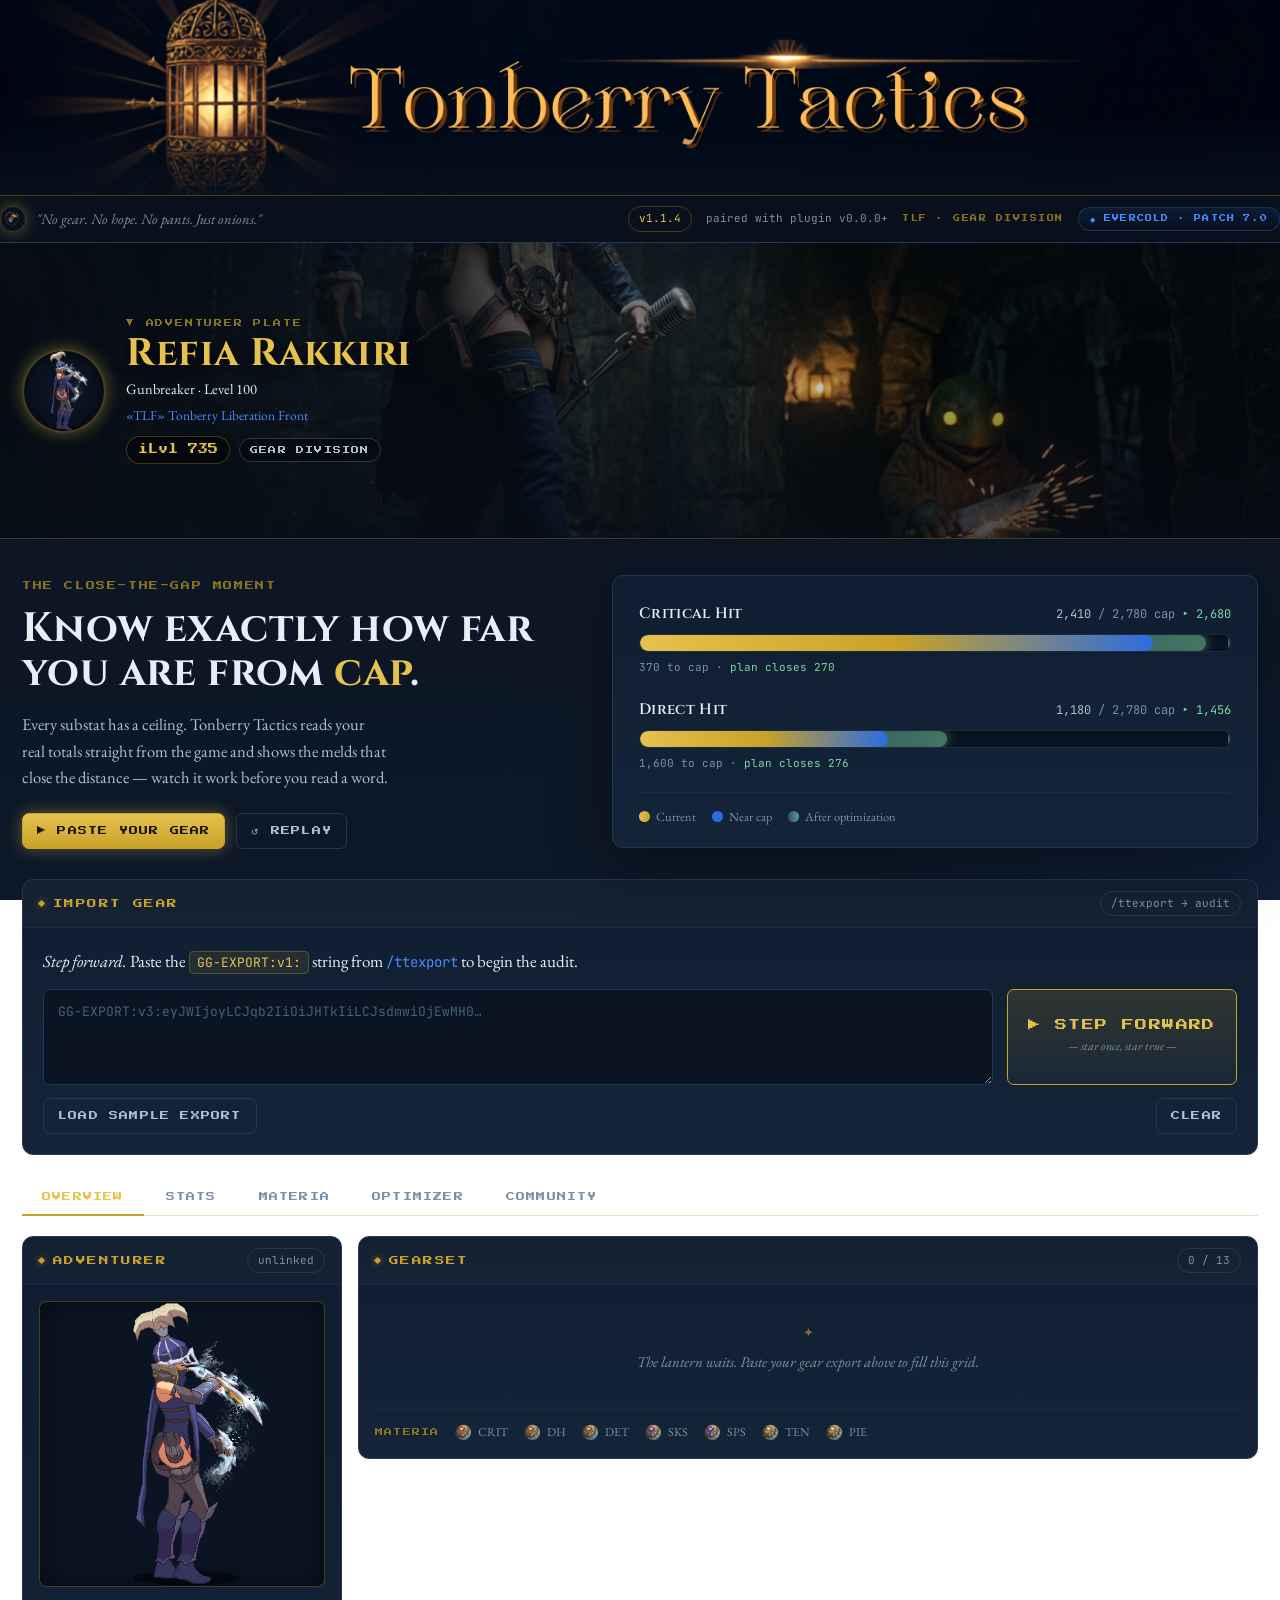
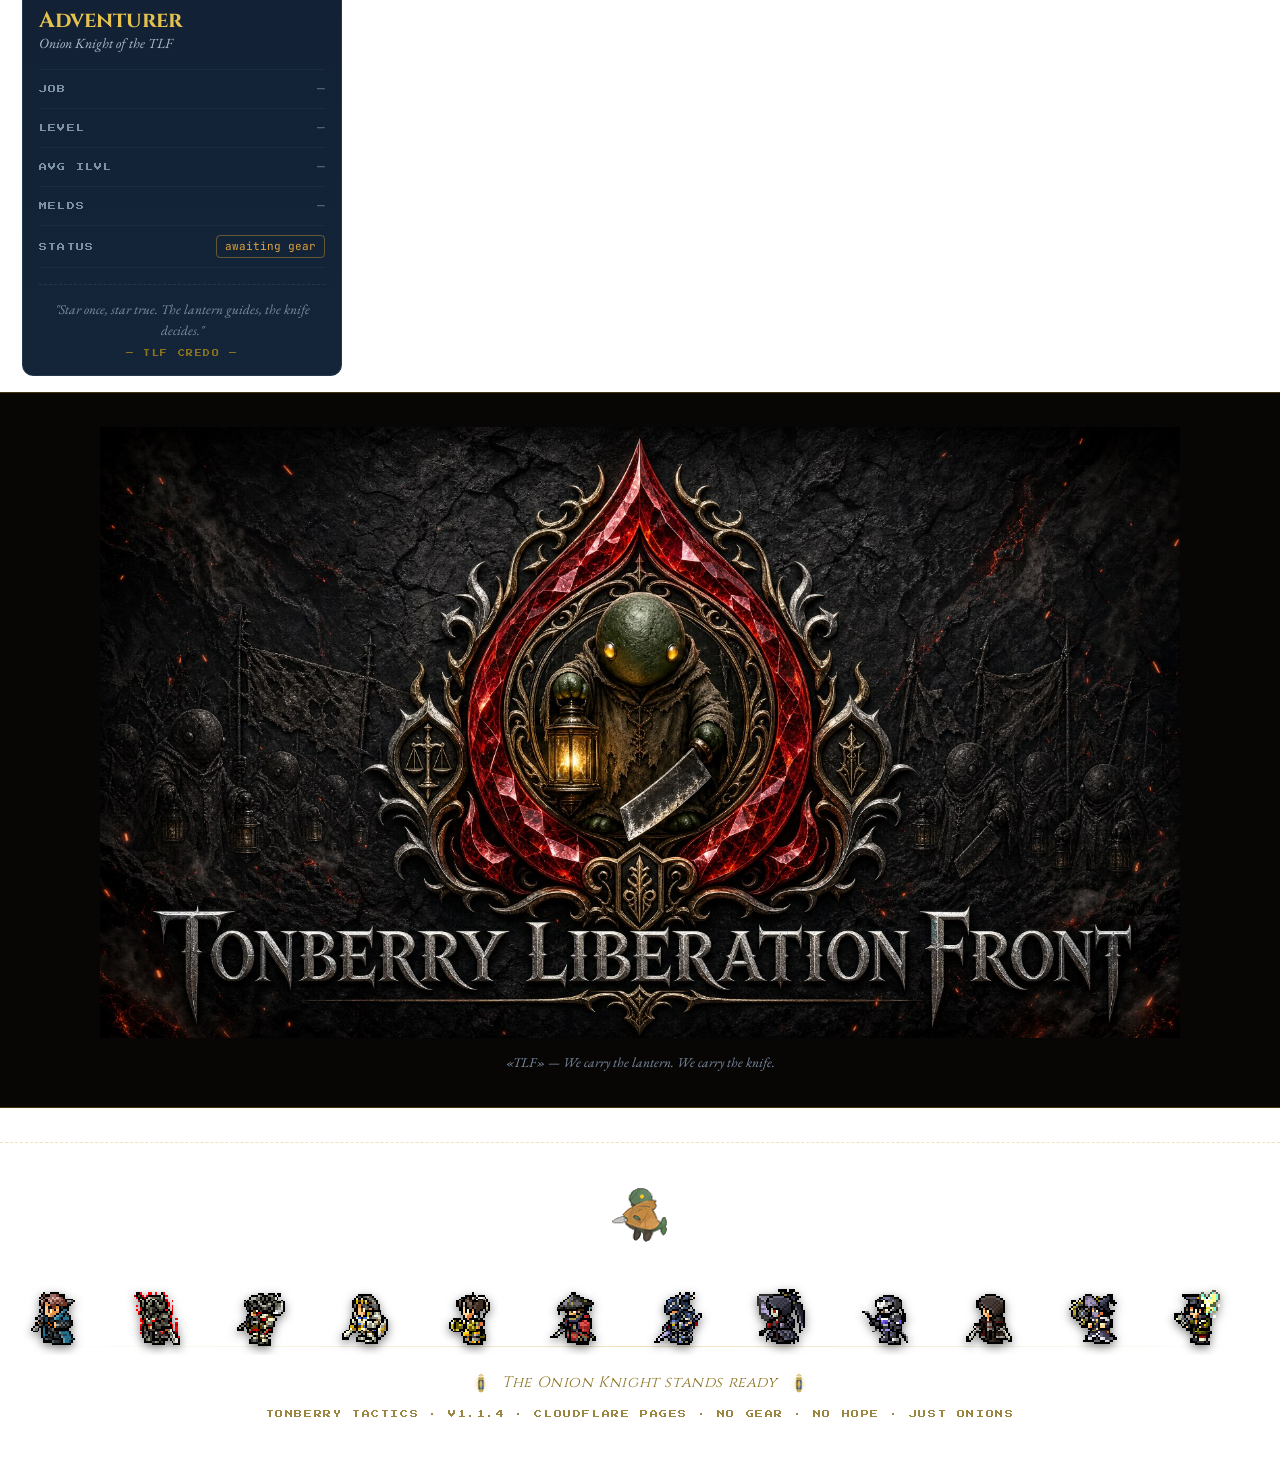
<file: docs/design/web-phase2/website/index.html>
<!DOCTYPE html>
<html lang="en">
<head>
<meta charset="UTF-8" />
<meta name="viewport" content="width=device-width, initial-scale=1.0" />
<title>Tonberry Tactics — Gear &amp; Materia Optimizer</title>
<meta name="description" content="Tonberry Tactics — paste your FFXIV gear export, see your real substat caps, and plan the melds." />

<link rel="icon" type="image/png" sizes="32x32" href="assets/favicon-32.png" />
<link rel="icon" type="image/svg+xml" href="assets/tt-icon.svg" />

<link rel="preconnect" href="https://fonts.googleapis.com" />
<link rel="preconnect" href="https://fonts.gstatic.com" crossorigin />
<link href="https://fonts.googleapis.com/css2?family=Cinzel:wght@500;600;700&family=EB+Garamond:ital,wght@0,400;0,500;1,400&family=JetBrains+Mono:wght@400;600&family=Press+Start+2P&display=swap" rel="stylesheet" />
<link rel="stylesheet" href="styles.css" />
</head>
<body>

<template id="__bundler_thumbnail">
  <svg viewBox="0 0 100 100" xmlns="http://www.w3.org/2000/svg">
    <rect width="100" height="100" fill="#0c0d12"/>
    <radialGradient id="tg" cx="50%" cy="42%" r="55%">
      <stop offset="0%" stop-color="#e8b860"/>
      <stop offset="100%" stop-color="#9a6a1e"/>
    </radialGradient>
    <circle cx="50" cy="46" r="20" fill="url(#tg)"/>
    <circle cx="50" cy="46" r="20" fill="none" stroke="#f4d488" stroke-width="1.4"/>
    <ellipse cx="44" cy="40" rx="6" ry="4" fill="#fff" opacity="0.45"/>
    <circle cx="50" cy="58" r="3" fill="#6fd0e0"/>
    <rect x="34" y="74" width="32" height="4" rx="2" fill="#caa24a"/>
  </svg>
</template>

<!-- ─── MASTHEAD ────────────────────────────────────────────────────────── -->
<header class="masthead">
  <img class="mh-bg" src="assets/masthead.png" alt="Tonberry Tactics" />
</header>
<div class="subbar">
  <div class="wrap subbar-inner">
    <span class="sb-left"><img class="sb-mark" src="assets/logo-circle.png" alt="TLF" /><span class="tagline">"No gear. No hope. No pants. Just onions."</span></span>
    <div class="subbar-meta">
      <span class="chip gold">v1.1.4</span>
      <span class="sub-plugin">paired with plugin v0.0.0+</span>
      <span class="sub-div">TLF · Gear Division</span>
      <span class="patch-pill">◆ Evercold · Patch 7.0</span>
    </div>
  </div>
</div>

<!-- ─── HERO — live close-the-gap demo ──────────────────────────────────── -->
<section class="char-banner">
  <img class="cb-bg" src="assets/refia-dungeon.jpg" alt="Refia Rakkiri in the dungeon depths" />
  <div class="wrap cb-inner">
    <div class="cb-id">
      <img class="cb-crest" src="assets/rags-mini.png" alt="Refia" />
      <div class="cb-text">
        <span class="cb-eyebrow">▼ Adventurer Plate</span>
        <span class="cb-name">Refia Rakkiri</span>
        <span class="cb-meta">Gunbreaker · Level 100</span>
        <span class="cb-fc-line">«TLF» Tonberry Liberation Front</span>
        <span class="cb-badges"><span class="cb-ilvl">iLvl 735</span><span class="cb-tag">Gear Division</span></span>
      </div>
    </div>
  </div>
</section>

<section class="hero-demo">
  <div class="wrap hero-inner">
    <div class="hero-copy">
      <span class="eyebrow">The close-the-gap moment</span>
      <h1 class="hero-head">Know exactly how far<br />you are from <span class="accent">cap</span>.</h1>
      <p class="hero-sub">Every substat has a ceiling. Tonberry Tactics reads your real totals straight from the game and shows the melds that close the distance — watch it work before you read a word.</p>
      <div class="hero-cta">
        <a class="btn primary" href="#exportTop">▶ Paste your gear</a>
        <button class="btn ghost cobalt" id="heroReplay">↺ Replay</button>
      </div>
    </div>
    <div class="hero-stage">
      <div class="hero-gauges" id="heroGauges"></div>
      <div class="hero-legend">
        <span><i class="dot gold"></i> Current</span>
        <span><i class="dot cobalt"></i> Near cap</span>
        <span><i class="dot ghost"></i> After optimization</span>
      </div>
    </div>
  </div>
</section>

<div class="wrap">

  <!-- ─── EXPORT BAR ────────────────────────────────────────────────────── -->
  <section class="panel export-bar" id="exportTop">
    <div class="panel-hd"><span class="title">Import Gear</span><span class="chip">/ttexport → audit</span></div>
    <div class="panel-bd">
      <p class="export-lead"><span class="italic">Step forward.</span> Paste the <span class="tok">GG-EXPORT:v1:</span> string from <span class="cmd">/ttexport</span> to begin the audit.</p>
      <div class="export-row">
        <textarea id="exportInput" placeholder="GG-EXPORT:v3:eyJWIjoyLCJqb2IiOiJHTkIiLCJsdmwiOjEwMH0…"></textarea>
        <button class="step-forward" id="stepBtn">
          ▶ Step Forward
          <small>— star once, star true —</small>
        </button>
      </div>
      <div class="export-actions">
        <button class="btn ghost cobalt" id="sampleBtn">Load sample export</button>
        <button class="btn ghost" id="clearBtn">Clear</button>
      </div>
    </div>
  </section>

  <!-- ─── TABS ─────────────────────────────────────────────────────────── -->
  <nav class="tabs" id="tabs">
    <button class="tab active" data-tab="overview">Overview</button>
    <button class="tab" data-tab="stats">Stats</button>
    <button class="tab" data-tab="materia">Materia</button>
    <button class="tab" data-tab="optimizer">Optimizer</button>
    <button class="tab" data-tab="community">Community</button>
  </nav>

  <div class="tabpanel active" data-panel="overview">
    <div class="grid-2-side">
      <section class="panel">
        <div class="panel-hd"><span class="title">Adventurer</span><span class="chip" id="advTag">unlinked</span></div>
        <div class="panel-bd">
          <img class="adv-portrait" src="assets/adventurer.png" alt="Adventurer portrait" />
          <div class="adv-name" id="advName">Adventurer</div>
          <div class="adv-role">Onion Knight of the TLF</div>
          <div class="adv-stats">
            <div class="row"><span class="k">Job</span><span class="v dim" id="advJob">—</span></div>
            <div class="row"><span class="k">Level</span><span class="v dim" id="advLevel">—</span></div>
            <div class="row"><span class="k">Avg iLvl</span><span class="v dim" id="advIlvl">—</span></div>
            <div class="row"><span class="k">Melds</span><span class="v dim" id="advMelds">—</span></div>
            <div class="row"><span class="k">Status</span><span class="adv-status" id="advStatus">awaiting gear</span></div>
          </div>
          <div class="adv-credo">
            "Star once, star true. The lantern guides, the knife decides."
            <span class="sig">— TLF Credo —</span>
          </div>
        </div>
      </section>
      <section class="panel">
        <div class="panel-hd"><span class="title">Gearset</span><span class="chip" id="gearCount">0 / 13</span></div>
        <div class="panel-bd">
          <div id="gearEmpty" class="empty-state">The lantern waits. Paste your gear export above to fill this grid.</div>
          <div id="gearGrid" class="gear-grid" hidden></div>
          <div class="materia-key" id="materiaKey"></div>
        </div>
      </section>
    </div>
  </div>

  <div class="tabpanel" data-panel="stats">
      <section class="panel">
        <div class="panel-hd"><span class="title">Stat Profile</span><span class="chip cobalt">substats vs cap</span></div>
        <div class="panel-bd">
          <div id="statGrid" class="stat-grid"></div>
          <div class="stat-note"><span class="dot">●</span> <span>Materia totals from <strong>/ttexport</strong>. Derivation rows + breakpoint markers ship in v0.0.1 (Akhmorning formulas).</span></div>
        </div>
      </section>
  </div>

  <div class="tabpanel" data-panel="materia">
      <section class="panel">
        <div class="panel-hd"><span class="title">Materia Advisor</span><span class="chip" id="advisorChip">job priority order</span></div>
        <div class="panel-bd">
          <div id="advisorEmpty" class="empty-state">Paste an export and step forward to summon recommendations.</div>
          <div id="advisorList" hidden></div>
        </div>
      </section>

      <section class="panel">
        <div class="panel-hd"><span class="title">Meld Audit</span><span class="chip">MeldAudit · v0.0.0</span></div>
        <div class="panel-bd">
          <div class="audit-grid">
            <div class="audit-row" id="auEmpty"><span class="sev"></span><span class="a-name">Empty slots</span><span class="a-val">—</span></div>
            <div class="audit-row" id="auWrong"><span class="sev"></span><span class="a-name">Wrong stat</span><span class="a-val">—</span></div>
            <div class="audit-row" id="auTier"><span class="sev"></span><span class="a-name">Under-tier</span><span class="a-val">—</span></div>
            <div class="audit-row" id="auOver"><span class="sev"></span><span class="a-name">Overcap</span><span class="a-val">—</span></div>
            <div class="audit-row" id="auSell"><span class="sev"></span><span class="a-name">Sell / replace</span><span class="a-val">—</span></div>
          </div>
          <div class="audit-legend">
            <span>Severity:</span>
            <span class="sw"><i style="background:var(--ok)"></i> OK</span>
            <span class="sw"><i style="background:var(--warn)"></i> Warn</span>
            <span class="sw"><i style="background:var(--over)"></i> Error</span>
            <span style="margin-left:auto; font-style:italic;">Mirrors plugin's MeldAudit format</span>
          </div>
        </div>
      </section>
  </div>

  <div class="tabpanel" data-panel="optimizer">
    <div class="grid-2">
      <section class="panel">
        <div class="panel-hd"><span class="title">Optimizer</span><span class="chip">config</span></div>
        <div class="panel-bd">
          <div class="job-label">Mode</div>
          <div class="mode-toggle" id="modeToggle">
            <button class="active" data-mode="pure">Pure Math</button>
            <button data-mode="balance">Balance</button>
          </div>
          <p class="mode-desc" id="modeDesc"><b>Greedy per-stat priority</b> — fast, naive, ships today.</p>
          <div class="job-label">Job profile</div>
          <div class="job-grid" id="jobGrid"></div>
          <div class="job-legend">
            <span>Tanks · Healers · Melee · Ranged · Casters · Crafters · Gatherers — your active job glows.</span>
          </div>
        </div>
      </section>

      <section class="panel">
        <div class="panel-hd"><span class="title">Export to Game</span><span class="chip gold">GG-PLAN:v1:</span></div>
        <div class="panel-bd">
          <p class="mode-desc">Copy and paste into <b>/ttimport</b> back in-game.</p>
          <textarea id="planOutput" placeholder="Plan string appears after STEP FORWARD." readonly style="min-height:74px;"></textarea>
          <div class="fb-actions" style="margin-top:10px; flex-direction:row; gap:8px;">
            <button class="btn full" id="copyPlan">◆ Copy plan</button>
            <button class="btn full ghost" id="roundTrip">↺ Round-trip ready</button>
          </div>
        </div>
      </section>
    </div>
  </div>

  <div class="tabpanel" data-panel="community">
    <div class="grid-community">
      <section class="panel psa">
        <div class="panel-hd"><span class="title">TLF Home for Children Without Knives</span></div>
        <div class="panel-bd">
          <div class="psa-emblem-wrap"><img class="psa-emblem" src="assets/tlf-flame-logo-768.png" alt="Tonberry Liberation Front" /></div>
          <div class="video-thumb">
            <img class="vt-sprite" src="assets/rags-action.png" alt="" />
            <span class="v-cap">TLF Home For Children</span>
            <span class="v-sub">Refia Rakkiri · Last Onion Knight</span>
            <span class="play"></span>
          </div>
          <div class="psa-text">
            <p>A public service announcement from the Tonberry Liberation Front. Somewhere in the dark, a Tonberry youngling sits with empty hands and a cold lantern — unable to chop, unable to whittle, unable to say "Stab" with any conviction at all.</p>
            <p>We provide safe underground housing, cultural education, and access to age-appropriate knives. For less than ye'd waste on a single sad teleport, you can restore what was taken.</p>
            <p>Oi'm not askin' for meself. Oi'm askin' for <em>them</em>.</p>
            <div class="donate"><button class="btn">🔪 Donate a knife</button></div>
            <p class="small">Comment "Onion of us." It's not a cult. Probably. The sœnnagins are watching.</p>
          </div>
        </div>
      </section>

      <section class="panel">
        <div class="panel-hd"><span class="title">Feedback</span><span class="chip">v1.1.4</span></div>
        <div class="panel-bd">
          <p class="mode-desc">Bug, disagreement, confusion, or just saying hi — drop a line and I'll find Refia.</p>
          <div class="job-label">Category</div>
          <div class="fb-cat" id="fbCat">
            <button class="active">Bug / glitch</button>
            <button>Optimizer disagreement</button>
            <button>Confusion / unclear</button>
            <button>Just saying hi</button>
          </div>
          <div class="job-label">Message</div>
          <textarea placeholder="What happened? What did you expect? What's auld the lantern on?" style="min-height:80px;"></textarea>
          <label class="fb-check"><input type="checkbox" checked /> Include diagnostic info (version, browser, parser state)</label>
          <div class="fb-actions">
            <button class="btn full cobalt">⎘ Open GitHub issue</button>
            <button class="btn full ghost">Copy for Discord</button>
          </div>
        </div>
      </section>

      <section class="panel manifesto">
        <div class="panel-hd"><span class="title">TLF Manifesto</span></div>
        <div class="panel-bd">
          <span class="line">We carry the lantern. We carry the knife.</span><br />
          We do not run. We step forward — star once, star true — and we close the gap, one meld at a time.
          <div class="m-chips">
            <span class="m-chip">Offline · fast</span>
            <span class="m-chip">No backend</span>
            <span class="m-chip cobalt">Round-trip · v1</span>
          </div>
        </div>
      </section>
    </div>
  </div>
</div>

<section class="crest-band">
  <img src="assets/tlf-crest-banner.jpg" alt="Tonberry Liberation Front" />
  <div class="wrap"><p class="cb-caption">«TLF» — We carry the lantern. We carry the knife.</p></div>
</section>

<footer class="site-foot">
  <div class="wrap">
    <img class="foot-emblem" src="assets/tonberry-mascot.png" alt="Tonberry Liberation Front" />
    <div class="foot-parade" id="footParade" aria-hidden="true">
      <div class="ground"></div>
      <div class="parade-line" id="paradeLine"></div>
    </div>
    <div class="foot-credo"><img class="fc-mark" src="assets/tt-lantern-mark.svg" alt="" /> The Onion Knight stands ready <img class="fc-mark" src="assets/tt-lantern-mark.svg" alt="" /></div>
    <div class="foot-meta">Tonberry Tactics · v1.1.4 · Cloudflare Pages · No gear · No hope · Just onions</div>
  </div>
</footer>

<script>
  // ── footer parade: 22 job sprites marching right→left, seamless loop ──────
  (function(){
    var line = document.getElementById('paradeLine');
    if (!line) return;
    var N = 22;
    function build(){
      for (var i = 1; i <= N; i++){
        var n = (i < 10 ? '0' : '') + i;
        var span = document.createElement('span');
        span.className = 'px';
        span.style.animationDelay = (-(i * 0.13)).toFixed(2) + 's';
        var img = document.createElement('img');
        img.src = 'assets/jobs-px/' + n + '.png';
        img.alt = '';
        span.appendChild(img);
        line.appendChild(span);
      }
    }
    build(); build(); // duplicate set → translateX(-50%) loops seamlessly
  })();

  // ── cap-gauge state (mirrors GearGoblin.Core CapGauge) ───────────────────
  var SOFT_REF = 2780;
  var STAT_DEFS = ['Critical Hit','Direct Hit','Determination','Tenacity','Skill Speed','Piety'];
  // empty state values
  var EMPTY = STAT_DEFS.map(function(l){ return { label:l, value:null, cap:null }; });
  // populated sample (GNB i735)
  var SAMPLE = {
    name:'Refia Rakkiri', job:'GNB', level:100, ilvl:735, melds:'18 / 24',
    stats:[
      { label:'Critical Hit', value:2640, cap:2780, proj:2714 },
      { label:'Direct Hit',   value:1330, cap:2780, proj:1426 },
      { label:'Determination',value:1910, cap:null,  proj:1968 },
      { label:'Tenacity',     value:1205, cap:2780 },
      { label:'Skill Speed',  value:2900, cap:2780 },
      { label:'Piety',        value:440,  cap:null }
    ],
    gear:[
      { slot:'Weapon', item:'Phantom Twinfangs', ilvl:775, melds:['det','det'] },
      { slot:'Head',   item:'Bygone Brass Cap',  ilvl:780, melds:['crit','det'] },
      { slot:'Body',   item:"Courtly Lover's Shirt ★", ilvl:770, melds:['dh','dh','dh'] },
      { slot:'Hands',  item:'Bygone Brass Clawtips', ilvl:780, melds:['dh','dh'] },
      { slot:'Legs',   item:"Courtly Lover's Trousers ★", ilvl:770, melds:['crit','crit','dh'] },
      { slot:'Feet',   item:'Bygone Brass Sabatons', ilvl:780, melds:['det','det'] },
      { slot:'Ears',   item:'Bygone Brass Earrings', ilvl:790, melds:['det','det'] },
      { slot:'Neck',   item:'Bygone Brass Choker', ilvl:780, melds:['crit','crit'] },
      { slot:'Wrist',  item:'Bygone Brass Bracelet', ilvl:780, melds:['det','det'] },
      { slot:'Ring',   item:'Heavyweight Ring', ilvl:770, melds:['det'] },
      { slot:'Ring',   item:'Bygone Brass Ring', ilvl:780, melds:['crit','dh'] },
      { slot:'Soul',   item:'Soul of the Gunbreaker', ilvl:30, melds:[] }
    ],
    audit:{ empty:['ok','0 open'], wrong:['warn','1 found'], tier:['ok','none'], over:['err','+120 SkS'], sell:['ok','keep all'] },
    advisor:[
      ['I','Legs #4 ← DH XII','+96','+0.4%','dh'],
      ['II','Body #2 ← Crit XII','+74','+0.3%','crit'],
      ['III','Hands #3 ← Det XII','+58','+0.2%','det']
    ]
  };

  function fmt(n){ return n.toLocaleString('en-US'); }
  var RM = window.matchMedia('(prefers-reduced-motion: reduce)').matches;

  // ── materia orbs ──────────────────────────────────────────────────────────
  var MAT = { crit:'Critical Hit', dh:'Direct Hit', det:'Determination', sks:'Skill Speed', sps:'Spell Speed', ten:'Tenacity', pie:'Piety' };
  function orb(code, cls){ var n=MAT[code]||code; return '<img class="materia-orb'+(cls?' '+cls:'')+'" src="assets/materia/'+code+'.png" onerror="this.onerror=null;this.src=\'assets/materia/'+code+'.svg\'" alt="'+n+'" title="'+n+'" />'; }
  function buildKey(){
    var h=document.getElementById('materiaKey');
    h.innerHTML='<span class="mk-label">Materia</span>'+Object.keys(MAT).map(function(k){ return '<span class="mk-item">'+orb(k)+k.toUpperCase()+'</span>'; }).join('');
  }

  function gState(v,c){
    var has=c!=null, r=has&&c>0?v/c:0, over=has&&v>c, near=has&&!over&&r>=0.9;
    var tick = over ? Math.round(c/v*100) : 100;
    return { has:has, over:over,
      fill: v==null?0:(!has?Math.min(85,Math.round(v/SOFT_REF*100)):over?tick:Math.min(100,Math.round(r*100))),
      tick: tick, bleed: over ? (100-tick) : 0,
      cls: (over||near) ? 'is-near' : 'is-mid' };
  }
  function projPctOf(proj, cap){
    return cap!=null ? Math.min(100,Math.round(proj/cap*100)) : Math.min(85,Math.round(proj/SOFT_REF*100));
  }

  function renderStats(stats, animate){
    var host=document.getElementById('statGrid'); host.innerHTML='';
    stats.forEach(function(s){
      var st=gState(s.value,s.cap);
      var hasProj = s.proj!=null && s.value!=null;
      var pPct = hasProj ? projPctOf(s.proj, s.cap) : null;
      var valHtml = s.value==null
        ? '<span class="gauge-val empty">— <span class="cap">v0.0.1+</span></span>'
        : '<span class="gauge-val">'+fmt(s.value)+' <span class="cap">'+(!st.has?'/ no cap':st.over?'/ '+fmt(s.cap)+' cap · <span class="over">+'+fmt(s.value-s.cap)+' over</span>':'/ '+fmt(s.cap)+' cap')+'</span></span>';
      var footHtml = s.value==null ? '<div class="gauge-foot">+0 materia</div>'
        : hasProj ? '<div class="gauge-foot proj">▸ plan → '+fmt(s.proj)+'</div>' : '';
      var g=document.createElement('div'); g.className='gauge';
      g.innerHTML='<div class="gauge-head"><span class="gauge-label">'+s.label+'</span>'+valHtml+'</div>'+
        '<div class="gauge-track">'+
          (hasProj ? '<div class="gauge-proj" data-fill="'+pPct+'"></div>' : '')+
          '<div class="gauge-fill '+st.cls+'" data-fill="'+st.fill+'"></div>'+
          (st.has?'<div class="cap-tick" style="left:'+st.tick+'%"></div>':'')+
          (st.bleed>0?'<div class="gauge-bleed" style="left:'+st.tick+'%" data-w="'+st.bleed+'"></div>':'')+
        '</div>'+footHtml;
      host.appendChild(g);
    });
    requestAnimationFrame(function(){
      host.querySelectorAll('.gauge-fill').forEach(function(el){ el.style.width=(animate&&!RM?el.getAttribute('data-fill'):(animate?el.getAttribute('data-fill'):0))+'%'; });
      var doDelta=function(){
        host.querySelectorAll('.gauge-proj').forEach(function(el){ el.style.width=el.getAttribute('data-fill')+'%'; });
        host.querySelectorAll('.gauge-bleed').forEach(function(el){ el.style.width=el.getAttribute('data-w')+'%'; });
      };
      if(animate){ RM ? doDelta() : setTimeout(doDelta, 720); }
    });
  }

  // ── HERO: live close-the-gap demo ─────────────────────────────────────────
  var HERO = [
    { label:'Critical Hit', value:2410, cap:2780, proj:2680 },
    { label:'Direct Hit',   value:1180, cap:2780, proj:1456 }
  ];
  function buildHero(){
    var host=document.getElementById('heroGauges'); host.innerHTML='';
    HERO.forEach(function(s){
      var fillPct=Math.round(s.value/s.cap*100), pPct=Math.round(s.proj/s.cap*100);
      var near=fillPct>=90;
      var gap=s.cap-s.value, closes=s.proj-s.value;
      var g=document.createElement('div'); g.className='hero-gauge';
      g.innerHTML='<div class="hg-head"><span class="hg-label">'+s.label+'</span>'+
        '<span class="hg-val"><span class="cur">'+fmt(s.value)+'</span> <span class="cap">/ '+fmt(s.cap)+' cap</span> <span class="proj">▸ '+fmt(s.proj)+'</span></span></div>'+
        '<div class="hero-track"><div class="hg-proj" data-fill="'+pPct+'"></div>'+
          '<div class="hg-fill'+(near?' is-near':'')+'" data-fill="'+fillPct+'"></div>'+
          '<div class="hero-tick"></div></div>'+
        '<div class="hg-gap">'+fmt(gap)+' to cap · <span class="closes">plan closes '+fmt(closes)+'</span></div>';
      host.appendChild(g);
    });
  }
  function playHero(){
    var host=document.getElementById('heroGauges');
    var fills=host.querySelectorAll('.hg-fill'), projs=host.querySelectorAll('.hg-proj');
    var head=document.querySelector('.hero-head');
    if(RM){
      fills.forEach(function(f){ f.style.width=f.dataset.fill+'%'; });
      projs.forEach(function(p){ p.style.width=p.dataset.fill+'%'; });
      head.classList.add('in'); host.classList.add('show-proj'); return;
    }
    fills.forEach(function(f){ f.style.width='0%'; });
    projs.forEach(function(p){ p.style.width='0%'; });
    head.classList.remove('in'); host.classList.remove('show-proj');
    requestAnimationFrame(function(){
      setTimeout(function(){ fills.forEach(function(f){ f.style.width=f.dataset.fill+'%'; }); }, 160);
      setTimeout(function(){ head.classList.add('in'); }, 720);
      setTimeout(function(){ projs.forEach(function(p){ p.style.width=p.dataset.fill+'%'; }); host.classList.add('show-proj'); }, 1750);
    });
  }

  // ── job grid ──────────────────────────────────────────────────────────────
  var JOBS = [
    [['PLD','tank'],['WAR','tank'],['DRK','tank'],['GNB','tank'],['BAS','tank']],
    [['WHM','healer'],['SCH','healer'],['AST','healer'],['SGE','healer']],
    [['MNK','dps'],['DRG','dps'],['NIN','dps'],['SAM','dps'],['RPR','dps'],['VPR','dps'],['BST','dps']],
    [['BRD','dps'],['MCH','dps'],['DNC','dps'],['ZEP','dps']],
    [['BLM','dps'],['RDM','dps'],['SMN','dps'],['PCT','dps']],
    [['CRP','craft'],['BSM','craft'],['ARM','craft'],['GSM','craft'],['LTW','craft'],['WVR','craft'],['ALC','craft'],['CUL','craft']],
    [['MIN','gather'],['BTN','gather'],['FSH','gather']]
  ];
  var activeJob='GNB';
  // canonical FFXIV job colors for the jobstones
  var JOBCOLORS={
    PLD:'#A8D2E6', WAR:'#CF2621', DRK:'#D126CC', GNB:'#7E6C3F', BAS:'#5D8AA8',
    WHM:'#B4E0CE', SCH:'#8657FF', AST:'#E8D34F', SGE:'#80A0F0',
    MNK:'#D6A02D', DRG:'#4164CD', NIN:'#AF1964', SAM:'#E46D04', RPR:'#965A90', VPR:'#10A04F', BST:'#84A950',
    BRD:'#91BA5E', MCH:'#6EE1D6', DNC:'#E2627A', ZEP:'#48D1CC',
    BLM:'#A579D6', RDM:'#E87B7B', SMN:'#2D9B78', PCT:'#F06FB0',
    CRP:'#A98C50', BSM:'#9A9AA0', ARM:'#5B6B78', GSM:'#C9A93B', LTW:'#8B5A2B', WVR:'#B0407E', ALC:'#2E9B86', CUL:'#C77B3B',
    MIN:'#C08A3C', BTN:'#5BA34B', FSH:'#4A8FC0'
  };
  function renderJobs(){
    var host=document.getElementById('jobGrid'); host.innerHTML='';
    JOBS.forEach(function(rowArr){
      rowArr.forEach(function(j){
        var b=document.createElement('button');
        b.className='job '+j[1]+(j[0]===activeJob?' active':'');
        b.style.setProperty('--jc', JOBCOLORS[j[0]]||'#8a93a0');
        b.innerHTML='<img class="jobstone" src="assets/jobs/'+j[0]+'.png" alt="'+j[0]+'" /><span class="job-abbr">'+j[0]+'</span>';
        b.onclick=function(){ activeJob=j[0]; renderJobs(); };
        host.appendChild(b);
      });
    });
  }

  // ── populate / clear ──────────────────────────────────────────────────────
  function setText(id,t){ document.getElementById(id).textContent=t; }
  function loadSample(){
    var s=SAMPLE;
    setText('advName',s.name); setText('advJob',s.job); setText('advLevel',s.level);
    setText('advIlvl','i'+s.ilvl); setText('advMelds',s.melds);
    document.getElementById('advJob').classList.remove('dim');
    document.getElementById('advLevel').classList.remove('dim');
    document.getElementById('advIlvl').classList.remove('dim');
    document.getElementById('advMelds').classList.remove('dim');
    var st=document.getElementById('advStatus'); st.textContent='audited'; st.style.color='var(--ok)'; st.style.borderColor='rgba(58,157,110,0.4)';
    document.getElementById('advTag').textContent='linked';
    activeJob=s.job; renderJobs();

    // gear
    document.getElementById('gearEmpty').hidden=true;
    var gg=document.getElementById('gearGrid'); gg.hidden=false; gg.innerHTML='';
    s.gear.forEach(function(p){
      var d=document.createElement('div'); d.className='gear-slot';
      var melds = p.melds.length ? p.melds.map(function(m){ return orb(m); }).join('') : '<span class="g-nomeld">no melds</span>';
      d.innerHTML='<div class="g-top"><span class="g-name">'+p.item+'</span><span class="g-ilvl">i'+p.ilvl+'</span></div>'+
        '<div class="g-sub"><span class="g-slot">'+p.slot+'</span><div class="g-melds">'+melds+'</div></div>';
      gg.appendChild(d);
    });
    setText('gearCount','12 / 12');

    renderStats(s.stats, true);

    // advisor
    document.getElementById('advisorEmpty').hidden=true;
    var al=document.getElementById('advisorList'); al.hidden=false; al.innerHTML='';
    s.advisor.forEach(function(r){
      var d=document.createElement('div'); d.className='advisor-row';
      d.innerHTML='<span class="ad-rank">'+r[0]+'</span>'+orb(r[4],'ad-orb')+
        '<span class="ad-text">'+r[1]+' <span class="ad-gain">('+r[2]+')</span></span>'+
        '<span class="chip cobalt">'+r[3]+'</span>';
      al.appendChild(d);
    });

    // audit
    var a=s.audit;
    [['auEmpty',a.empty],['auWrong',a.wrong],['auTier',a.tier],['auOver',a.over],['auSell',a.sell]].forEach(function(x){
      var row=document.getElementById(x[0]); row.className='audit-row '+x[1][0];
      row.querySelector('.a-val').textContent=x[1][1];
    });

    document.getElementById('planOutput').value='GG-PLAN:v1:eyJWIjoxLCJqb2IiOiJHTkIiLCJtZWxkcyI6W119…';
    document.getElementById('exportInput').value='GG-EXPORT:v2:eyJWIjoyLCJqb2IiOiJHTkIiLCJsdmwiOjEwMCwiaWx2bCI6NzM1fQ…';
  }

  function clearAll(){ location.reload(); }

  // ── mode + feedback toggles ───────────────────────────────────────────────
  document.getElementById('modeToggle').addEventListener('click', function(e){
    var b=e.target.closest('button'); if(!b) return;
    this.querySelectorAll('button').forEach(function(x){ x.classList.remove('active'); });
    b.classList.add('active');
    document.getElementById('modeDesc').innerHTML = b.dataset.mode==='pure'
      ? '<b>Greedy per-stat priority</b> — fast, naive, ships today.'
      : '<b>Balance consensus weights</b> — community stat priorities per job.';
  });
  document.getElementById('fbCat').addEventListener('click', function(e){
    var b=e.target.closest('button'); if(!b) return;
    this.querySelectorAll('button').forEach(function(x){ x.classList.remove('active'); });
    b.classList.add('active');
  });

  document.getElementById('tabs').addEventListener('click', function(e){
    var b=e.target.closest('.tab'); if(!b) return;
    this.querySelectorAll('.tab').forEach(function(x){ x.classList.remove('active'); });
    b.classList.add('active');
    var t=b.dataset.tab;
    document.querySelectorAll('.tabpanel').forEach(function(p){ p.classList.toggle('active', p.dataset.panel===t); });
    var top=document.getElementById('tabs').getBoundingClientRect().top+window.scrollY-80;
    if(window.scrollY>top) window.scrollTo({top:top, behavior:'smooth'});
  });

  document.getElementById('sampleBtn').onclick=loadSample;
  document.getElementById('stepBtn').onclick=function(){
    if(document.getElementById('exportInput').value.trim()) loadSample(); else loadSample();
  };
  document.getElementById('clearBtn').onclick=clearAll;
  document.getElementById('heroReplay').onclick=playHero;

  // init: hero demo + empty tool state
  buildHero(); playHero();
  buildKey();
  renderStats(EMPTY, false);
  renderJobs();
</script>
</body>
</html>
</file>
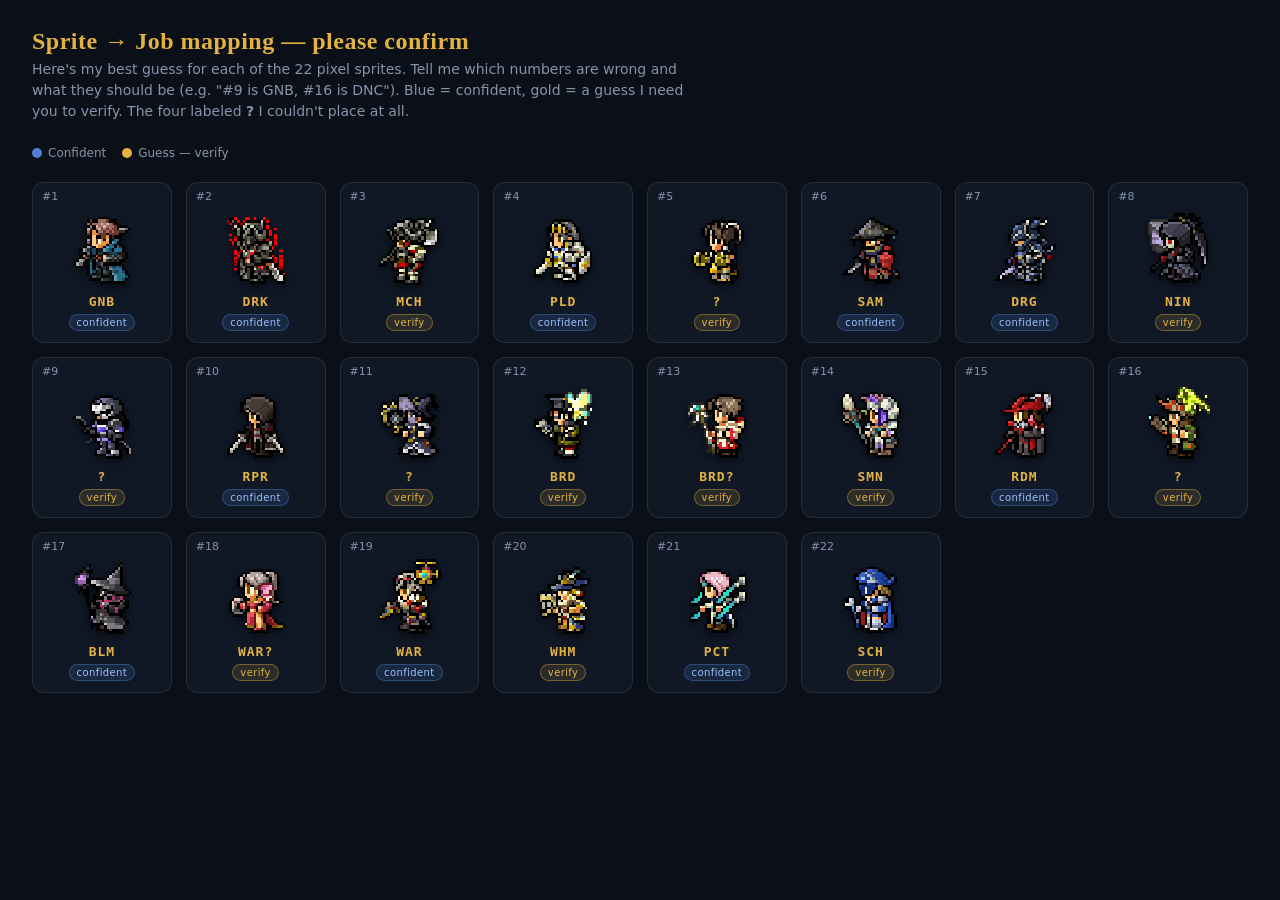
<file: docs/design/web-phase2/_job-sprite-map.html>
<!DOCTYPE html>
<html lang="en">
<head>
<meta charset="utf-8" />
<meta name="viewport" content="width=device-width, initial-scale=1" />
<title>Sprite → Job mapping</title>
<style>
  :root{
    --bg:#0a0f18; --panel:#101826; --line:rgba(255,255,255,.09);
    --gold:#e3b341; --fg:#e8edf4; --muted:#8595ab; --cobalt:#4f7fd0;
  }
  *{box-sizing:border-box;}
  body{margin:0;background:var(--bg);color:var(--fg);font-family:"Segoe UI",system-ui,sans-serif;padding:28px 32px 60px;}
  h1{font-family:"Cinzel",Georgia,serif;color:var(--gold);font-size:24px;margin:0 0 4px;letter-spacing:.5px;}
  p.sub{color:var(--muted);margin:0 0 24px;font-size:14px;line-height:1.5;max-width:680px;}
  .grid{display:grid;grid-template-columns:repeat(auto-fill,minmax(132px,1fr));gap:14px;}
  .card{background:var(--panel);border:1px solid var(--line);border-radius:12px;padding:12px 10px 11px;text-align:center;position:relative;}
  .card .n{position:absolute;top:7px;left:9px;font-size:11px;color:var(--muted);font-variant-numeric:tabular-nums;}
  .imgwrap{height:84px;display:flex;align-items:flex-end;justify-content:center;margin:6px 0 9px;}
  .imgwrap img{image-rendering:pixelated;height:78px;width:auto;filter:drop-shadow(0 3px 5px rgba(0,0,0,.5));}
  .guess{font-family:"JetBrains Mono",monospace;font-size:13px;font-weight:600;color:var(--gold);letter-spacing:1px;}
  .conf{display:inline-block;margin-top:5px;font-size:10px;padding:2px 7px;border-radius:20px;letter-spacing:.4px;}
  .sure{background:rgba(79,127,208,.16);color:#9cc0ff;border:1px solid rgba(79,127,208,.4);}
  .maybe{background:rgba(227,179,65,.13);color:var(--gold);border:1px solid rgba(227,179,65,.4);}
  .legend{display:flex;gap:16px;margin:18px 0 22px;font-size:12px;color:var(--muted);}
  .legend span{display:inline-flex;align-items:center;gap:6px;}
  .dot{width:10px;height:10px;border-radius:50%;}
</style>
</head>
<body>
  <h1>Sprite → Job mapping — please confirm</h1>
  <p class="sub">Here's my best guess for each of the 22 pixel sprites. Tell me which numbers are wrong and what they should be (e.g. "#9 is GNB, #16 is DNC"). Blue = confident, gold = a guess I need you to verify. The four labeled <strong>?</strong> I couldn't place at all.</p>
  <div class="legend">
    <span><span class="dot" style="background:#4f7fd0;"></span>Confident</span>
    <span><span class="dot" style="background:#e3b341;"></span>Guess — verify</span>
  </div>
  <div class="grid" id="grid"></div>
  <script>
    const items = [
      [1,"GNB","sure"],[2,"DRK","sure"],[3,"MCH","maybe"],[4,"PLD","sure"],
      [5,"?","maybe"],[6,"SAM","sure"],[7,"DRG","sure"],[8,"NIN","maybe"],
      [9,"?","maybe"],[10,"RPR","sure"],[11,"?","maybe"],[12,"BRD","maybe"],
      [13,"BRD?","maybe"],[14,"SMN","maybe"],[15,"RDM","sure"],[16,"?","maybe"],
      [17,"BLM","sure"],[18,"WAR?","maybe"],[19,"WAR","sure"],[20,"WHM","maybe"],
      [21,"PCT","sure"],[22,"SCH","maybe"]
    ];
    const g = document.getElementById('grid');
    items.forEach(([n,job,conf])=>{
      const num = String(n).padStart(2,'0');
      const c = document.createElement('div');
      c.className='card';
      c.innerHTML = '<span class="n">#'+n+'</span>'+
        '<div class="imgwrap"><img src="assets/jobs-px/'+num+'.png" alt="sprite '+n+'"></div>'+
        '<div class="guess">'+job+'</div>'+
        '<span class="conf '+conf+'">'+(conf==='sure'?'confident':'verify')+'</span>';
      g.appendChild(c);
    });
  </script>
</body>
</html>
</file>
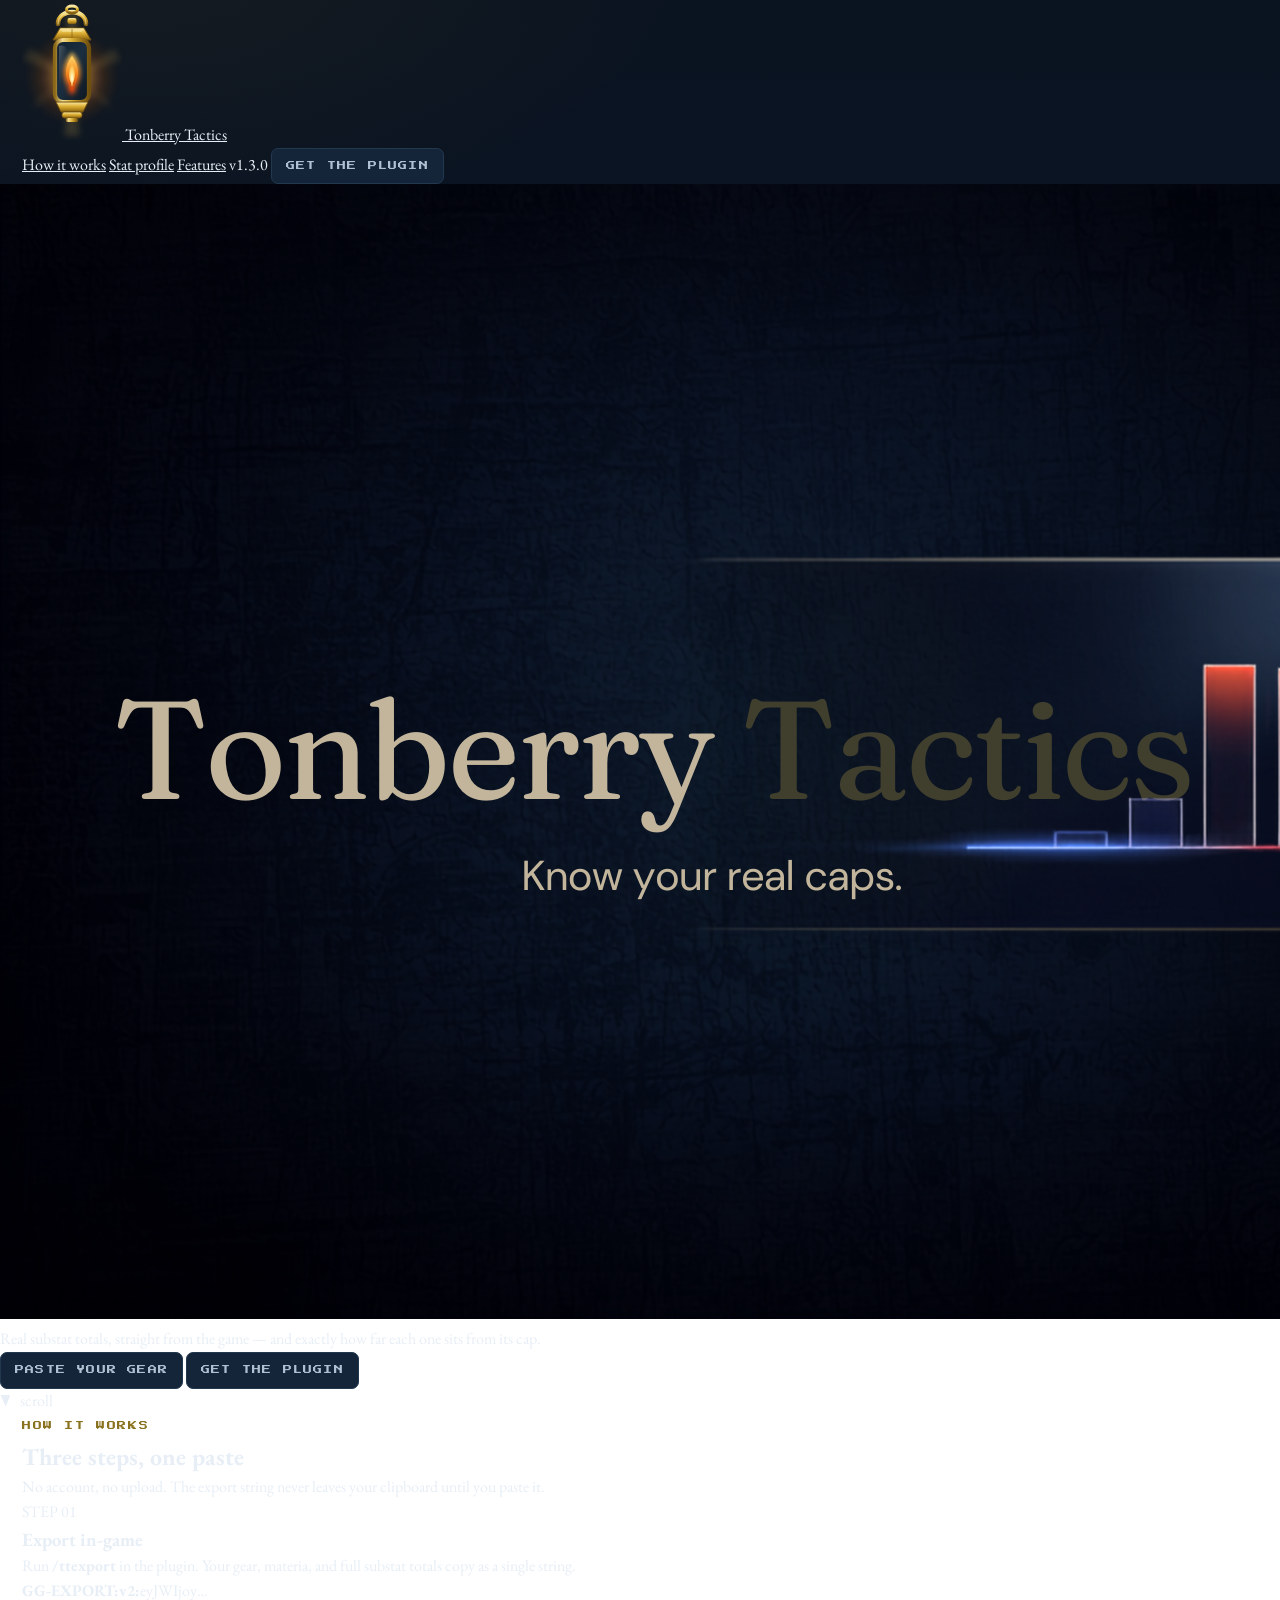
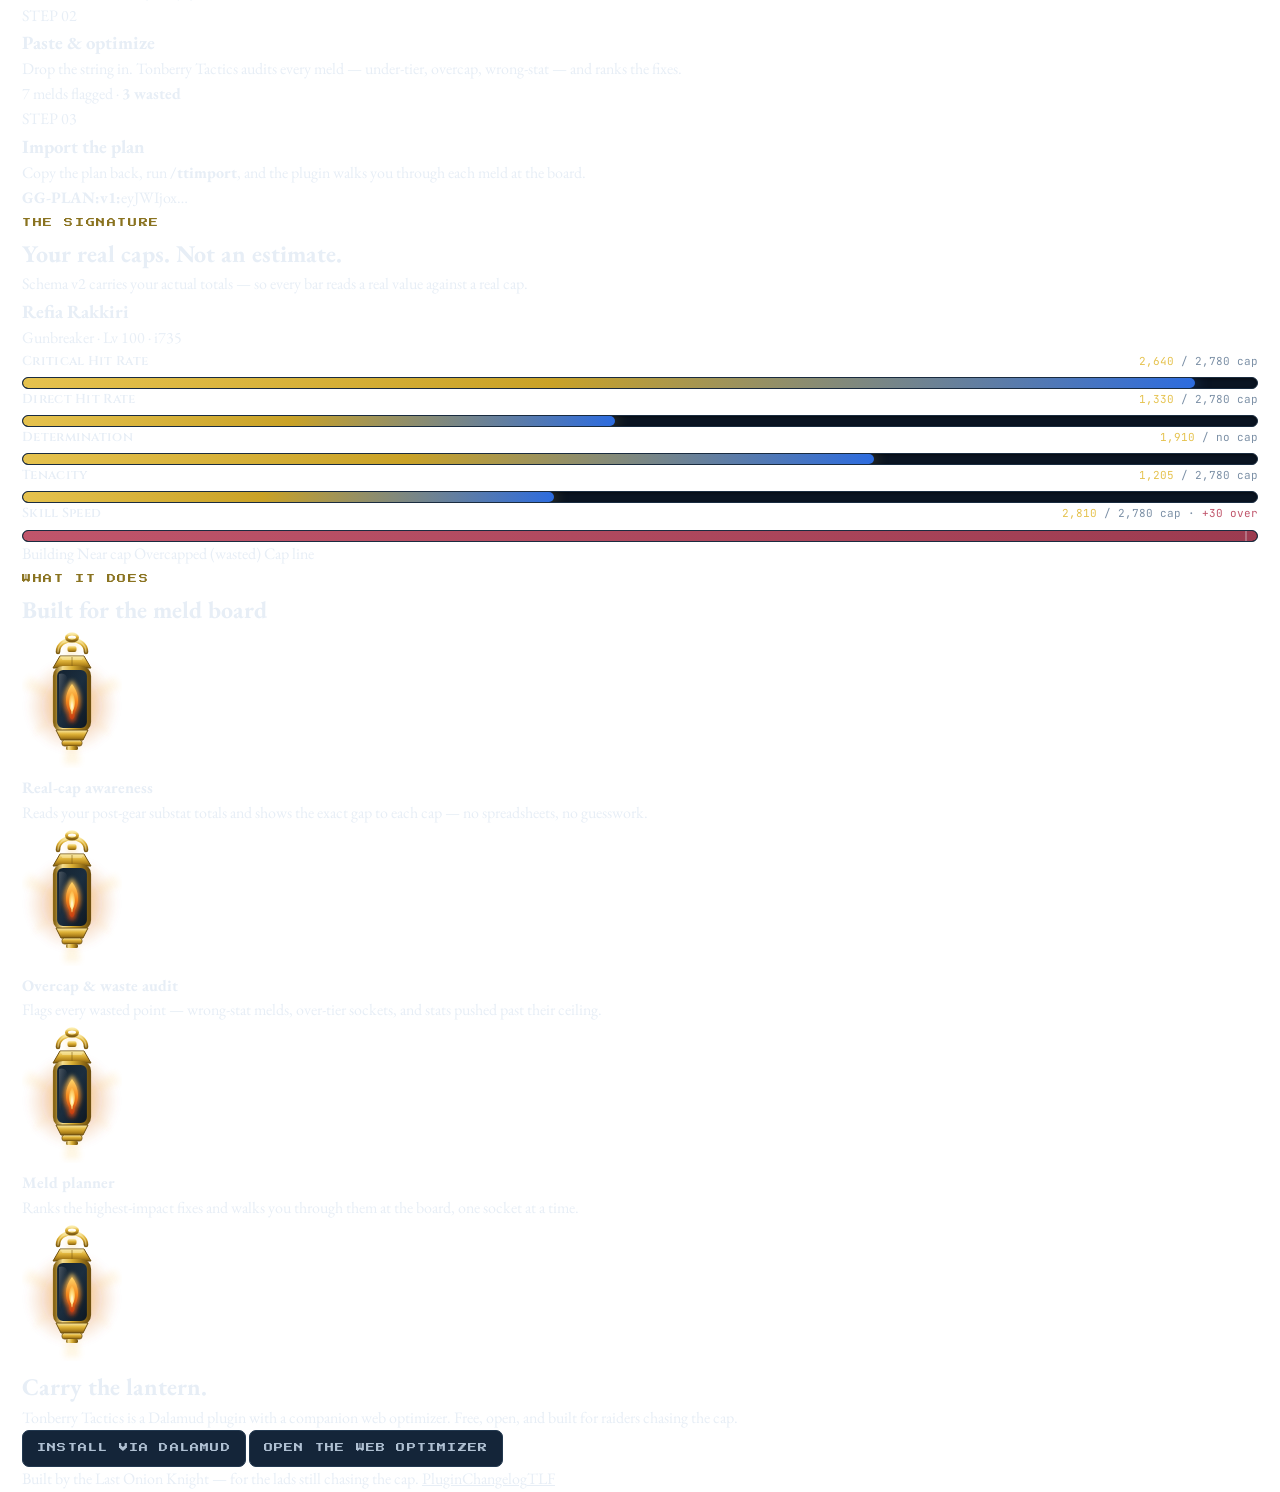
<file: docs/design/web-phase2/landing-marketing.html>
<!DOCTYPE html>
<html lang="en">
<head>
<meta charset="UTF-8" />
<meta name="viewport" content="width=device-width, initial-scale=1.0" />
<title>Tonberry Tactics — Know your real caps</title>
<meta name="description" content="A Final Fantasy XIV gear & materia optimizer. Paste your gear, see your real substat caps, and plan the melds to close the gap." />
<meta property="og:title" content="Tonberry Tactics — Know your real caps" />
<meta property="og:description" content="Real substat totals, straight from the game. See how far each stat sits from its cap." />
<meta property="og:image" content="assets/og-banner.png" />
<meta property="og:type" content="website" />

<link rel="icon" type="image/png" sizes="32x32" href="assets/favicon-32.png" />
<link rel="icon" type="image/png" sizes="16x16" href="assets/favicon-16.png" />
<link rel="apple-touch-icon" sizes="180x180" href="assets/apple-touch-icon-180.png" />
<link rel="icon" type="image/svg+xml" href="assets/tt-icon.svg" />

<link rel="preconnect" href="https://fonts.googleapis.com" />
<link rel="preconnect" href="https://fonts.gstatic.com" crossorigin />
<link href="https://fonts.googleapis.com/css2?family=Cinzel:wght@500;600;700&family=EB+Garamond:ital,wght@0,400;0,500;1,400&family=JetBrains+Mono:wght@400;600&family=Press+Start+2P&display=swap" rel="stylesheet" />

<link rel="stylesheet" href="styles.css" />
</head>

<body>

<!-- ─── NAV ─────────────────────────────────────────────────────────────── -->
<header class="nav" id="nav">
  <div class="wrap nav-inner">
    <a class="brand" href="#top">
      <img class="mark" src="assets/tt-lantern-mark.svg" alt="" />
      <span class="name">Tonberry Tactics</span>
    </a>
    <nav class="nav-links">
      <a class="link" href="#flow">How it works</a>
      <a class="link" href="#profile">Stat profile</a>
      <a class="link" href="#features">Features</a>
      <span class="ver-pill">v1.3.0</span>
      <a class="btn btn-ghost" href="#get">Get the plugin</a>
    </nav>
  </div>
</header>

<!-- ─── HERO (cinematic banner) ─────────────────────────────────────────── -->
<section class="hero" id="top">
  <img class="hero-bg" src="assets/og-banner.png" alt="Tonberry Tactics — Know your real caps" />
  <div class="hero-foot">
    <p class="subline">Real substat totals, straight from the game — and exactly how far each one sits from its cap.</p>
    <div class="cta-row">
      <a class="btn btn-primary" href="#flow">Paste your gear</a>
      <a class="btn btn-ghost" href="#get">Get the plugin</a>
    </div>
  </div>
  <div class="scroll-cue">▼ &nbsp; scroll</div>
</section>

<!-- ─── FLOW ────────────────────────────────────────────────────────────── -->
<section class="band" id="flow">
  <div class="wrap">
    <div class="section-head reveal">
      <span class="eyebrow">How it works</span>
      <h2>Three steps, <span class="accent">one paste</span></h2>
      <p>No account, no upload. The export string never leaves your clipboard until you paste it.</p>
    </div>
    <div class="steps">
      <div class="step reveal">
        <span class="num">STEP 01</span>
        <h3>Export in-game</h3>
        <p>Run <strong>/ttexport</strong> in the plugin. Your gear, materia, and full substat totals copy as a single string.</p>
        <div class="io"><b>GG-EXPORT:v2:</b>eyJWIjoy…</div>
      </div>
      <div class="step reveal">
        <span class="num">STEP 02</span>
        <h3>Paste &amp; optimize</h3>
        <p>Drop the string in. Tonberry Tactics audits every meld — under-tier, overcap, wrong-stat — and ranks the fixes.</p>
        <div class="io">7 melds flagged · <b>3 wasted</b></div>
      </div>
      <div class="step reveal">
        <span class="num">STEP 03</span>
        <h3>Import the plan</h3>
        <p>Copy the plan back, run <strong>/ttimport</strong>, and the plugin walks you through each meld at the board.</p>
        <div class="io"><b>GG-PLAN:v1:</b>eyJWIjox…</div>
      </div>
    </div>
  </div>
</section>

<!-- ─── STAT PROFILE (live gauges) ──────────────────────────────────────── -->
<section class="band profile-band" id="profile">
  <div class="wrap">
    <div class="section-head reveal">
      <span class="eyebrow">The signature</span>
      <h2>Your <span class="accent">real</span> caps. Not an estimate.</h2>
      <p>Schema v2 carries your actual totals — so every bar reads a real value against a real cap.</p>
    </div>
    <div class="profile-card reveal">
      <div class="ph">
        <h3>Refia Rakkiri</h3>
        <span class="meta">Gunbreaker · Lv 100 · i735</span>
      </div>
      <div id="gauges"></div>
      <div class="legend">
        <span><i class="dot" style="background:var(--lantern-gold)"></i> Building</span>
        <span><i class="dot" style="background:var(--cobalt)"></i> Near cap</span>
        <span><i class="dot" style="background:var(--status-over)"></i> Overcapped (wasted)</span>
        <span><i class="dot" style="background:var(--ink-panel);opacity:0.32"></i> Cap line</span>
      </div>
    </div>
  </div>
</section>

<!-- ─── FEATURES ────────────────────────────────────────────────────────── -->
<section class="band" id="features">
  <div class="wrap">
    <div class="section-head reveal">
      <span class="eyebrow">What it does</span>
      <h2>Built for the meld board</h2>
    </div>
    <div class="features">
      <div class="feature reveal">
        <img class="ft-mark" src="assets/tt-lantern-mark.svg" alt="" />
        <h4>Real-cap awareness</h4>
        <p>Reads your post-gear substat totals and shows the exact gap to each cap — no spreadsheets, no guesswork.</p>
      </div>
      <div class="feature reveal">
        <img class="ft-mark" src="assets/tt-lantern-mark.svg" alt="" />
        <h4>Overcap &amp; waste audit</h4>
        <p>Flags every wasted point — wrong-stat melds, over-tier sockets, and stats pushed past their ceiling.</p>
      </div>
      <div class="feature reveal">
        <img class="ft-mark" src="assets/tt-lantern-mark.svg" alt="" />
        <h4>Meld planner</h4>
        <p>Ranks the highest-impact fixes and walks you through them at the board, one socket at a time.</p>
      </div>
    </div>
  </div>
</section>

<!-- ─── CTA ─────────────────────────────────────────────────────────────── -->
<section class="band cta-band" id="get">
  <div class="wrap reveal">
    <img class="mark" src="assets/tt-lantern-mark.svg" alt="" />
    <h2>Carry the lantern.</h2>
    <p>Tonberry Tactics is a Dalamud plugin with a companion web optimizer. Free, open, and built for raiders chasing the cap.</p>
    <div class="cta-row">
      <a class="btn btn-primary" href="#">Install via Dalamud</a>
      <a class="btn btn-ghost" href="#flow">Open the web optimizer</a>
    </div>
  </div>
</section>

<!-- ─── FOOTER ──────────────────────────────────────────────────────────── -->
<footer class="site">
  <div class="wrap foot">
    <span class="by">Built by <span class="knight">the Last Onion Knight</span> — for the lads still chasing the cap.</span>
    <span class="links">
      <a href="#">Plugin</a><a href="#">Changelog</a><a href="#">TLF</a>
    </span>
  </div>
</footer>

<script>
  // ── cap-gauge logic (mirrors GearGoblin.Core CapGauge state math) ─────────
  var SOFT_REFERENCE = 2780;
  var STATS = [
    { label:'Critical Hit Rate', value:2640, cap:2780 },
    { label:'Direct Hit Rate',   value:1330, cap:2780 },
    { label:'Determination',     value:1910, cap:null },
    { label:'Tenacity',          value:1205, cap:2780 },
    { label:'Skill Speed',       value:2810, cap:2780 }
  ];

  function fmt(n){ return n.toLocaleString('en-US'); }

  function gaugeState(value, cap){
    var hasCap = cap !== null && cap !== undefined;
    var ratio = hasCap && cap > 0 ? value / cap : 0;
    var isOver = hasCap && value > cap;
    var isNear = hasCap && !isOver && ratio >= 0.90;
    var fill = !hasCap
      ? Math.min(85, Math.round(value / SOFT_REFERENCE * 100))
      : Math.min(100, Math.round(ratio * 100));
    return {
      hasCap: hasCap, isOver: isOver,
      fill: fill,
      tick: isOver ? 99 : 100,
      cls: isOver ? 'is-over' : isNear ? 'is-near' : 'is-mid'
    };
  }

  function buildGauges(){
    var host = document.getElementById('gauges');
    STATS.forEach(function(s){
      var st = gaugeState(s.value, s.cap);
      var capTxt = !st.hasCap ? '/ no cap'
        : st.isOver ? '/ ' + fmt(s.cap) + ' cap · <span class="over">+' + fmt(s.value - s.cap) + ' over</span>'
        : '/ ' + fmt(s.cap) + ' cap';
      var g = document.createElement('div');
      g.className = 'gauge';
      g.innerHTML =
        '<div class="gauge-head"><span class="gauge-label">' + s.label + '</span>' +
        '<span class="gauge-val">' + fmt(s.value) + ' <span class="cap">' + capTxt + '</span></span></div>' +
        '<div class="gauge-track">' +
          '<div class="gauge-fill ' + st.cls + '" data-fill="' + st.fill + '"></div>' +
          (st.hasCap ? '<div class="cap-tick" style="left:' + st.tick + '%"></div>' : '') +
        '</div>';
      host.appendChild(g);
    });
  }

  function fillGauges(){
    document.querySelectorAll('.gauge-fill').forEach(function(el){
      el.style.width = el.getAttribute('data-fill') + '%';
    });
  }

  // ── nav scroll state ──────────────────────────────────────────────────────
  var nav = document.getElementById('nav');
  function onScroll(){ nav.classList.toggle('scrolled', window.scrollY > 40); }
  window.addEventListener('scroll', onScroll, { passive:true });
  onScroll();

  // ── scroll reveal + gauge fill on view ────────────────────────────────────
  buildGauges();
  var io = new IntersectionObserver(function(entries){
    entries.forEach(function(e){
      if(e.isIntersecting){
        e.target.classList.add('in');
        if(e.target.id === 'profile') fillGauges();
        io.unobserve(e.target);
      }
    });
  }, { threshold:0.18 });
  document.querySelectorAll('.reveal').forEach(function(el){ io.observe(el); });
  io.observe(document.getElementById('profile'));
</script>
</body>
</html>
</file>
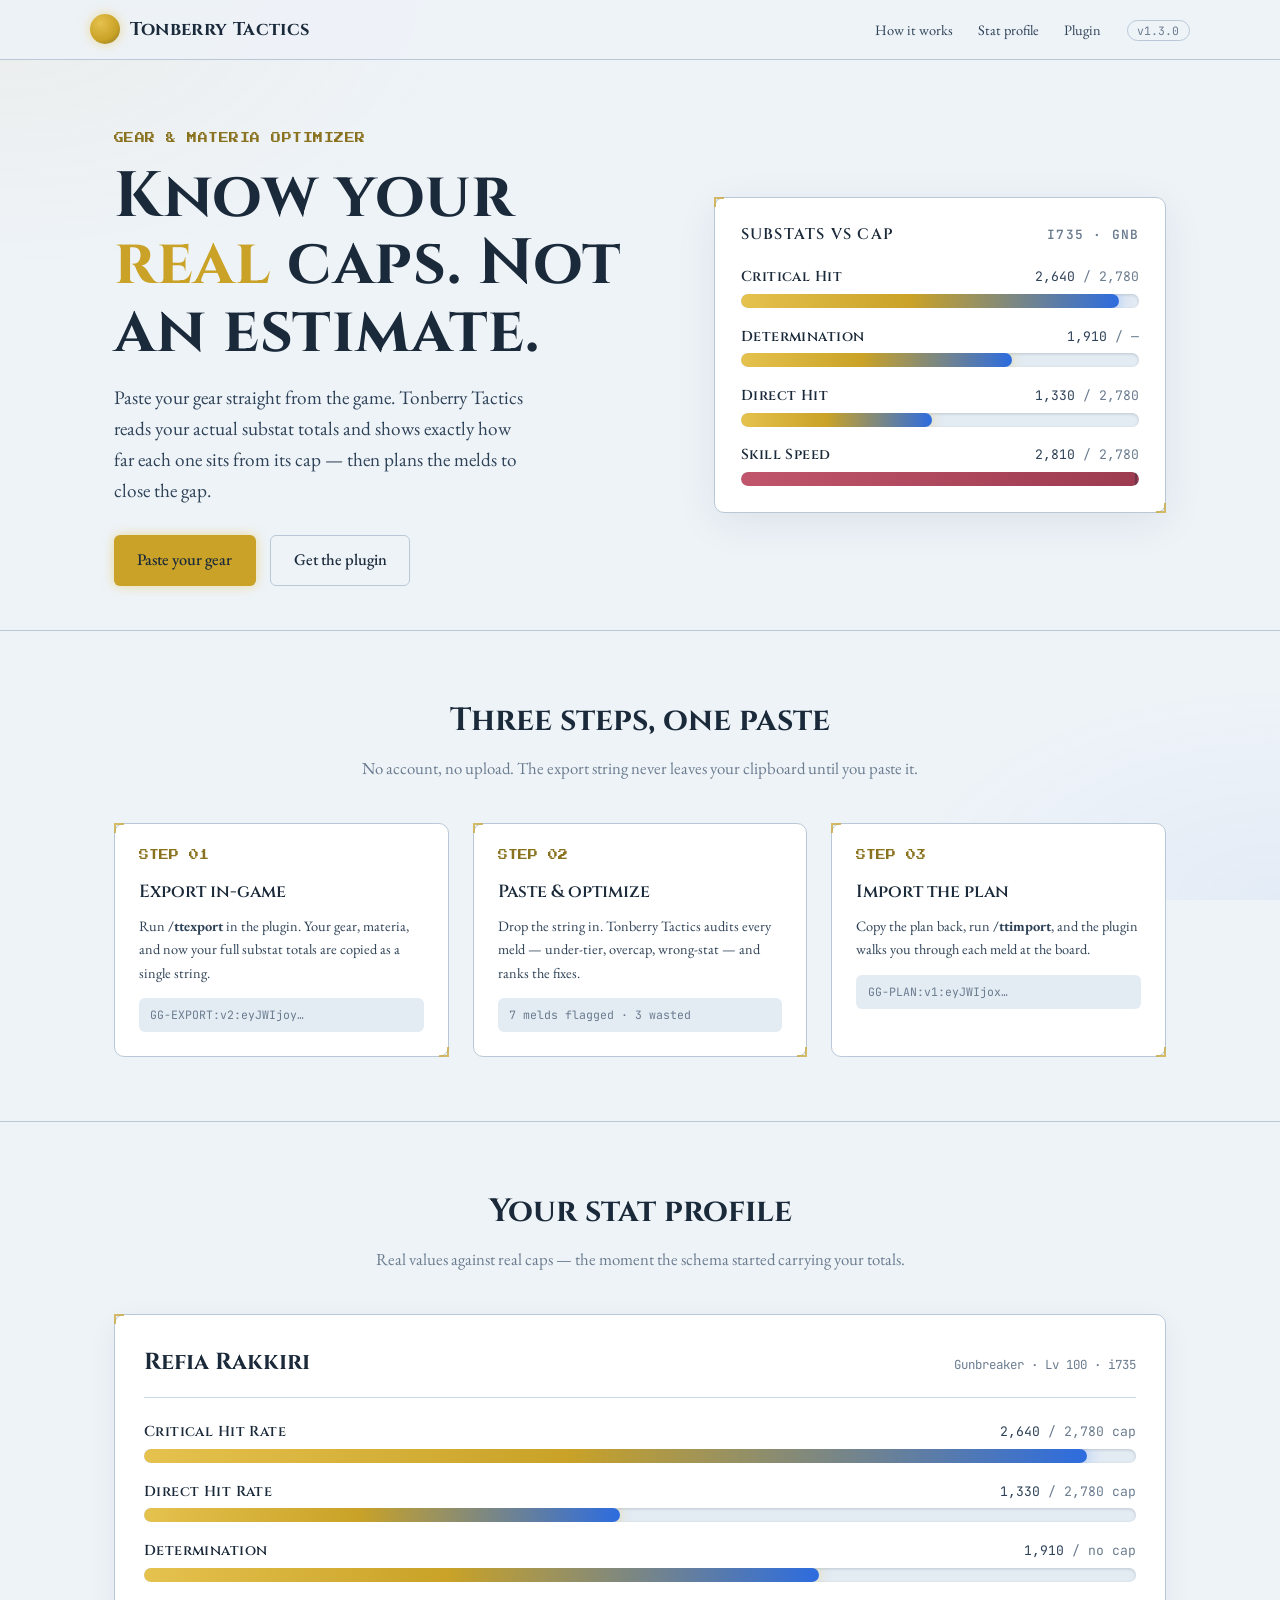
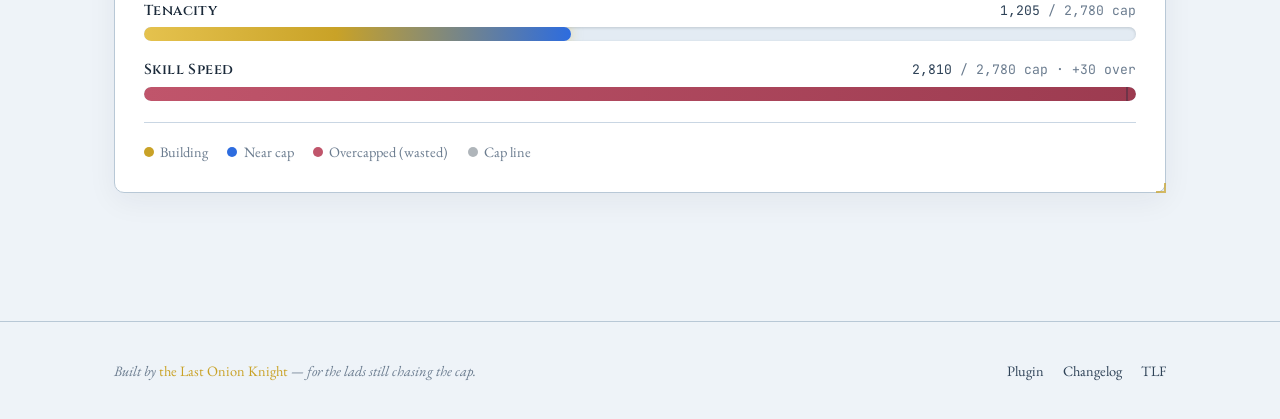
<file: docs/design/web-refresh/tt-web-refresh/TonberryTactics.html>
<!DOCTYPE html>
<html lang="en">
<head>
<meta charset="UTF-8">
<meta name="viewport" content="width=device-width, initial-scale=1.0">
<title>Tonberry Tactics — Gear &amp; Materia Optimizer</title>
<link rel="preconnect" href="https://fonts.googleapis.com">
<link rel="preconnect" href="https://fonts.gstatic.com" crossorigin>
<link href="https://fonts.googleapis.com/css2?family=Cinzel:wght@500;600;700&family=EB+Garamond:ital,wght@0,400;0,500;1,400&family=JetBrains+Mono:wght@400;600&family=Press+Start+2P&display=swap" rel="stylesheet">
<link rel="stylesheet" href="styles.css">
<style>
  /* ============================================================
     PAGE — reference implementation of the refresh.
     Layout unchanged in spirit (optimizer flow); this is the
     brand-aligned skin + the new cap-gauge signature.
     ============================================================ */
  * { box-sizing: border-box; margin: 0; padding: 0; }
  body {
    font-family: var(--font-body);
    font-size: var(--t-body);
    color: var(--ink-body);
    background: var(--frost-soft);
    line-height: 1.6;
    -webkit-font-smoothing: antialiased;
  }

  /* subtle lantern-lit atmosphere on the light ground:
     a faint gold radial top-left, faint cobalt bottom-right.
     restraint — barely there. */
  body::before {
    content: ""; position: fixed; inset: 0; z-index: -1; pointer-events: none;
    background:
      radial-gradient(60vw 50vh at 0% 0%, rgba(201,162,39,0.06), transparent 60%),
      radial-gradient(50vw 40vh at 100% 100%, rgba(45,108,223,0.05), transparent 60%);
  }

  .wrap { max-width: 1100px; margin: 0 auto; padding: 0 1.5rem; }

  /* ---- pixel-lite corner accent (the subtle retro nod) ---- */
  .pixel-corner { position: relative; }
  .pixel-corner::before,
  .pixel-corner::after {
    content: ""; position: absolute; width: 8px; height: 8px;
    border-color: var(--lantern-gold); border-style: solid; opacity: 0.7;
  }
  .pixel-corner::before { top: -1px; left: -1px; border-width: var(--border-pixel) 0 0 var(--border-pixel); }
  .pixel-corner::after  { bottom: -1px; right: -1px; border-width: 0 var(--border-pixel) var(--border-pixel) 0; }

  /* ---- eyebrow: the ONE place Press Start 2P appears ---- */
  .eyebrow {
    font-family: var(--font-pixel);
    font-size: var(--t-pixel);
    letter-spacing: 0.05em;
    color: var(--gold-dim);
    text-transform: uppercase;
    display: inline-block;
    margin-bottom: 1.1rem;
  }

  /* ============================================================
     HEADER
     ============================================================ */
  header.site {
    border-bottom: 1px solid var(--ink-hairline);
    background: rgba(238,243,248,0.85);
    backdrop-filter: blur(8px);
    position: sticky; top: 0; z-index: 50;
  }
  .nav { display: flex; align-items: center; justify-content: space-between; padding: 0.9rem 0; }
  .brand { display: flex; align-items: center; gap: 0.6rem; }
  .brand .mark {
    width: 30px; height: 30px; border-radius: 50%;
    background: radial-gradient(circle at 35% 30%, var(--gold-bright), var(--lantern-gold) 60%, var(--gold-dim));
    box-shadow: var(--glow-gold);
    flex: none;
  }
  .brand .name { font-family: var(--font-display); font-weight: 700; color: var(--ink-panel); font-size: 1.15rem; letter-spacing: 0.02em; }
  .nav a.link { font-family: var(--font-body); color: var(--ink-body); text-decoration: none; margin-left: 1.4rem; font-size: var(--t-small); }
  .nav a.link:hover { color: var(--lantern-gold); }
  .ver { font-family: var(--font-data); font-size: 0.72rem; color: var(--ink-muted); border: 1px solid var(--ink-hairline); border-radius: 999px; padding: 0.15rem 0.6rem; margin-left: 1.4rem; }

  /* ============================================================
     HERO — thesis: "see your real caps". The hero IS a cap-gauge.
     ============================================================ */
  .hero { padding: var(--pad-section) 0 calc(var(--pad-section) * 0.7); }
  .hero-grid { display: grid; grid-template-columns: 1.1fr 0.9fr; gap: 3rem; align-items: center; }
  .hero h1 {
    font-family: var(--font-display); font-weight: 700;
    font-size: var(--t-hero); line-height: 1.05; color: var(--ink-panel);
    letter-spacing: 0.01em; margin-bottom: 1.1rem;
  }
  .hero h1 .accent { color: var(--lantern-gold); }
  .hero p.lede { font-size: 1.2rem; color: var(--ink-body); max-width: 46ch; margin-bottom: 1.8rem; }
  .cta-row { display: flex; gap: 0.9rem; flex-wrap: wrap; }
  .btn {
    font-family: var(--font-body); font-size: 1.02rem; font-weight: 500;
    padding: 0.7rem 1.4rem; border-radius: var(--radius-sm); cursor: pointer;
    border: 1px solid transparent; text-decoration: none; display: inline-block;
    transition: transform var(--dur-fast) var(--ease), box-shadow var(--dur-fast) var(--ease);
  }
  .btn-primary { background: var(--lantern-gold); color: var(--ink-panel); box-shadow: var(--glow-gold); }
  .btn-primary:hover { background: var(--gold-bright); transform: translateY(-1px); }
  .btn-ghost { background: transparent; color: var(--ink-panel); border-color: var(--ink-hairline); }
  .btn-ghost:hover { border-color: var(--lantern-gold); color: var(--lantern-gold); }

  /* hero gauge showcase card */
  .hero-card {
    background: var(--surface-card); border: 1px solid var(--ink-hairline);
    border-radius: var(--radius); padding: 1.6rem;
    box-shadow: 0 10px 40px rgba(27,42,58,0.08);
  }
  .hero-card .card-title {
    font-family: var(--font-display); font-size: 0.95rem; font-weight: 600;
    color: var(--ink-panel); text-transform: uppercase; letter-spacing: 0.08em;
    margin-bottom: 1.1rem; display: flex; justify-content: space-between; align-items: baseline;
  }
  .hero-card .ilvl { font-family: var(--font-data); color: var(--ink-muted); font-size: 0.8rem; }

  /* ============================================================
     THE SIGNATURE — cap gauge (gold -> cobalt as it nears cap)
     ============================================================ */
  .gauge { margin-bottom: 1.05rem; }
  .gauge:last-child { margin-bottom: 0; }
  .gauge-head { display: flex; justify-content: space-between; align-items: baseline; margin-bottom: 0.35rem; }
  .gauge-label { font-family: var(--font-display); font-size: 0.9rem; font-weight: 600; color: var(--ink-panel); letter-spacing: 0.03em; }
  .gauge-val { font-family: var(--font-data); font-size: 0.82rem; color: var(--ink-body); }
  .gauge-val .cap { color: var(--ink-muted); }
  .gauge-track {
    position: relative; height: 14px; border-radius: 999px;
    background: var(--surface-sink);
    box-shadow: inset 0 1px 3px rgba(27,42,58,0.18);
    overflow: hidden;
  }
  .gauge-fill {
    position: absolute; inset: 0 auto 0 0; height: 100%;
    border-radius: 999px;
    /* gold -> cobalt gradient; the further it fills, the more cobalt shows */
    background: linear-gradient(90deg, var(--gold-bright) 0%, var(--lantern-gold) 45%, var(--cobalt) 100%);
    transition: width var(--dur-fill) var(--ease);
  }
  /* cap proximity states drive the glow */
  .gauge-fill.is-near  { box-shadow: var(--glow-cobalt); }
  .gauge-fill.is-mid   { box-shadow: var(--glow-gold); }
  .gauge-fill.is-over  { background: linear-gradient(90deg, var(--status-over), #9c3b50); box-shadow: 0 0 14px rgba(192,85,107,0.55); }
  /* the cap tick mark */
  .gauge-track .cap-tick {
    position: absolute; top: -2px; bottom: -2px; width: 2px;
    background: var(--ink-panel); opacity: 0.35;
  }

  /* ============================================================
     OPTIMIZER FLOW — three real steps (numbering is honest here)
     ============================================================ */
  section.flow { padding: var(--pad-section) 0; border-top: 1px solid var(--ink-hairline); }
  .section-head { text-align: center; margin-bottom: 2.6rem; }
  .section-head h2 { font-family: var(--font-display); font-size: var(--t-h1); color: var(--ink-panel); font-weight: 700; }
  .section-head p { color: var(--ink-muted); margin-top: 0.5rem; }
  .steps { display: grid; grid-template-columns: repeat(3, 1fr); gap: 1.5rem; }
  .step { background: var(--surface-card); border: 1px solid var(--ink-hairline); border-radius: var(--radius); padding: 1.5rem; }
  .step .num { font-family: var(--font-pixel); font-size: var(--t-pixel); color: var(--gold-dim); margin-bottom: 0.9rem; display: block; }
  .step h3 { font-family: var(--font-display); font-size: 1.1rem; color: var(--ink-panel); margin-bottom: 0.5rem; font-weight: 600; }
  .step p { font-size: var(--t-small); color: var(--ink-body); }
  .step .io {
    font-family: var(--font-data); font-size: 0.72rem; color: var(--ink-muted);
    background: var(--surface-sink); border-radius: var(--radius-sm); padding: 0.5rem 0.7rem; margin-top: 0.9rem;
    word-break: break-all;
  }

  /* ============================================================
     STAT PROFILE PANEL — the full cap-bar readout in context
     ============================================================ */
  section.profile { padding: var(--pad-section) 0; border-top: 1px solid var(--ink-hairline); }
  .profile-card { background: var(--surface-card); border: 1px solid var(--ink-hairline); border-radius: var(--radius); padding: 1.8rem; box-shadow: 0 8px 30px rgba(27,42,58,0.06); }
  .profile-card .ph { display: flex; justify-content: space-between; align-items: baseline; margin-bottom: 1.4rem; padding-bottom: 1rem; border-bottom: 1px solid var(--frost-faint); }
  .profile-card .ph h3 { font-family: var(--font-display); font-size: var(--t-h2); color: var(--ink-panel); font-weight: 700; }
  .profile-card .ph .meta { font-family: var(--font-data); font-size: 0.78rem; color: var(--ink-muted); }
  .legend { display: flex; gap: 1.2rem; margin-top: 1.3rem; padding-top: 1.1rem; border-top: 1px solid var(--frost-faint); font-size: var(--t-small); color: var(--ink-muted); flex-wrap: wrap; }
  .legend span { display: flex; align-items: center; gap: 0.4rem; }
  .dot { width: 10px; height: 10px; border-radius: 50%; }

  /* ============================================================
     FOOTER
     ============================================================ */
  footer.site { border-top: 1px solid var(--ink-hairline); padding: 2.2rem 0; margin-top: var(--pad-section); }
  .foot { display: flex; justify-content: space-between; align-items: center; flex-wrap: wrap; gap: 1rem; }
  .foot .by { font-style: italic; color: var(--ink-muted); font-size: var(--t-small); }
  .foot .by .knight { color: var(--lantern-gold); font-style: normal; }
  .foot .links a { color: var(--ink-body); text-decoration: none; font-size: var(--t-small); margin-left: 1.2rem; }
  .foot .links a:hover { color: var(--lantern-gold); }

  /* ============================================================
     RESPONSIVE
     ============================================================ */
  @media (max-width: 820px) {
    .hero-grid { grid-template-columns: 1fr; gap: 2rem; }
    .steps { grid-template-columns: 1fr; }
    .nav a.link { display: none; }
  }
</style>
</head>
<body>

<!-- ============ HEADER ============ -->
<header class="site">
  <div class="wrap nav">
    <div class="brand">
      <div class="mark" aria-hidden="true"></div>
      <span class="name">Tonberry Tactics</span>
    </div>
    <nav>
      <a class="link" href="#flow">How it works</a>
      <a class="link" href="#profile">Stat profile</a>
      <a class="link" href="#">Plugin</a>
      <span class="ver">v1.3.0</span>
    </nav>
  </div>
</header>

<!-- ============ HERO ============ -->
<section class="hero">
  <div class="wrap hero-grid">
    <div>
      <span class="eyebrow">Gear &amp; Materia Optimizer</span>
      <h1>Know your <span class="accent">real</span> caps. Not an estimate.</h1>
      <p class="lede">Paste your gear straight from the game. Tonberry Tactics reads your actual substat totals and shows exactly how far each one sits from its cap — then plans the melds to close the gap.</p>
      <div class="cta-row">
        <a class="btn btn-primary" href="#flow">Paste your gear</a>
        <a class="btn btn-ghost" href="#">Get the plugin</a>
      </div>
    </div>
    <!-- hero showcase: live cap gauges -->
    <div class="hero-card pixel-corner">
      <div class="card-title"><span>Substats vs Cap</span><span class="ilvl">i735 · GNB</span></div>

      <div class="gauge">
        <div class="gauge-head"><span class="gauge-label">Critical Hit</span><span class="gauge-val">2,640 <span class="cap">/ 2,780</span></span></div>
        <div class="gauge-track"><div class="gauge-fill is-near" style="width:95%"></div><div class="cap-tick" style="left:100%"></div></div>
      </div>

      <div class="gauge">
        <div class="gauge-head"><span class="gauge-label">Determination</span><span class="gauge-val">1,910 <span class="cap">/ —</span></span></div>
        <div class="gauge-track"><div class="gauge-fill is-mid" style="width:68%"></div></div>
      </div>

      <div class="gauge">
        <div class="gauge-head"><span class="gauge-label">Direct Hit</span><span class="gauge-val">1,330 <span class="cap">/ 2,780</span></span></div>
        <div class="gauge-track"><div class="gauge-fill is-mid" style="width:48%"></div><div class="cap-tick" style="left:100%"></div></div>
      </div>

      <div class="gauge">
        <div class="gauge-head"><span class="gauge-label">Skill Speed</span><span class="gauge-val">2,810 <span class="cap">/ 2,780</span></span></div>
        <div class="gauge-track"><div class="gauge-fill is-over" style="width:100%"></div><div class="cap-tick" style="left:99%"></div></div>
      </div>
    </div>
  </div>
</section>

<!-- ============ OPTIMIZER FLOW ============ -->
<section class="flow" id="flow">
  <div class="wrap">
    <div class="section-head">
      <h2>Three steps, one paste</h2>
      <p>No account, no upload. The export string never leaves your clipboard until you paste it.</p>
    </div>
    <div class="steps">
      <div class="step pixel-corner">
        <span class="num">STEP 01</span>
        <h3>Export in-game</h3>
        <p>Run <strong>/ttexport</strong> in the plugin. Your gear, materia, and now your full substat totals are copied as a single string.</p>
        <div class="io">GG-EXPORT:v2:eyJWIjoy…</div>
      </div>
      <div class="step pixel-corner">
        <span class="num">STEP 02</span>
        <h3>Paste &amp; optimize</h3>
        <p>Drop the string in. Tonberry Tactics audits every meld — under-tier, overcap, wrong-stat — and ranks the fixes.</p>
        <div class="io">7 melds flagged · 3 wasted</div>
      </div>
      <div class="step pixel-corner">
        <span class="num">STEP 03</span>
        <h3>Import the plan</h3>
        <p>Copy the plan back, run <strong>/ttimport</strong>, and the plugin walks you through each meld at the board.</p>
        <div class="io">GG-PLAN:v1:eyJWIjox…</div>
      </div>
    </div>
  </div>
</section>

<!-- ============ STAT PROFILE PANEL ============ -->
<section class="profile" id="profile">
  <div class="wrap">
    <div class="section-head">
      <h2>Your stat profile</h2>
      <p>Real values against real caps — the moment the schema started carrying your totals.</p>
    </div>
    <div class="profile-card pixel-corner">
      <div class="ph">
        <h3>Refia Rakkiri</h3>
        <span class="meta">Gunbreaker · Lv 100 · i735</span>
      </div>

      <div class="gauge">
        <div class="gauge-head"><span class="gauge-label">Critical Hit Rate</span><span class="gauge-val">2,640 <span class="cap">/ 2,780 cap</span></span></div>
        <div class="gauge-track"><div class="gauge-fill is-near" style="width:95%"></div><div class="cap-tick" style="left:100%"></div></div>
      </div>
      <div class="gauge">
        <div class="gauge-head"><span class="gauge-label">Direct Hit Rate</span><span class="gauge-val">1,330 <span class="cap">/ 2,780 cap</span></span></div>
        <div class="gauge-track"><div class="gauge-fill is-mid" style="width:48%"></div><div class="cap-tick" style="left:100%"></div></div>
      </div>
      <div class="gauge">
        <div class="gauge-head"><span class="gauge-label">Determination</span><span class="gauge-val">1,910 <span class="cap">/ no cap</span></span></div>
        <div class="gauge-track"><div class="gauge-fill is-mid" style="width:68%"></div></div>
      </div>
      <div class="gauge">
        <div class="gauge-head"><span class="gauge-label">Tenacity</span><span class="gauge-val">1,205 <span class="cap">/ 2,780 cap</span></span></div>
        <div class="gauge-track"><div class="gauge-fill is-mid" style="width:43%"></div><div class="cap-tick" style="left:100%"></div></div>
      </div>
      <div class="gauge">
        <div class="gauge-head"><span class="gauge-label">Skill Speed</span><span class="gauge-val">2,810 <span class="cap">/ 2,780 cap · +30 over</span></span></div>
        <div class="gauge-track"><div class="gauge-fill is-over" style="width:100%"></div><div class="cap-tick" style="left:99%"></div></div>
      </div>

      <div class="legend">
        <span><i class="dot" style="background:var(--lantern-gold)"></i> Building</span>
        <span><i class="dot" style="background:var(--cobalt)"></i> Near cap</span>
        <span><i class="dot" style="background:var(--status-over)"></i> Overcapped (wasted)</span>
        <span><i class="dot" style="background:var(--ink-panel);opacity:0.35"></i> Cap line</span>
      </div>
    </div>
  </div>
</section>

<!-- ============ FOOTER ============ -->
<footer class="site">
  <div class="wrap foot">
    <span class="by">Built by <span class="knight">the Last Onion Knight</span> — for the lads still chasing the cap.</span>
    <span class="links">
      <a href="#">Plugin</a><a href="#">Changelog</a><a href="#">TLF</a>
    </span>
  </div>
</footer>

</body>
</html>
</file>
<file: design/styles.css>
/* Tonberry Tactics — web optimizer, modern dark redesign (v1.1.4)
   Same tool, same panels, same TLF voice — refined chrome, real hierarchy,
   cap-gauge stat profile. Plain CSS; ports to Blazor. */

:root {
  /* ground */
  --bg:#0a1320; --bg-2:#0d1828;
  --panel:#101d30; --panel-2:#142539; --sink:#0a1422;
  --line:#22384f; --line-soft:#1a2c40;
  --line-gold:rgba(201,162,39,0.30); --line-cobalt:rgba(45,108,223,0.35);
  /* accents */
  --gold:#C9A227; --gold-bright:#E5C24E; --gold-dim:#8A7320;
  --cobalt:#2D6CDF; --cobalt-bright:#4A8BFF; --cobalt-deep:#1B3F8C;
  --tonberry:#9bc063;
  /* text */
  --fg:#E7EEF6; --fg-2:#AFC0D2; --fg-muted:#7C90A6; --fg-faint:#56708a;
  /* status */
  --ok:#3A9D6E; --warn:#E0A23C; --over:#C0556B; --err:#C0556B;
  /* glow */
  --glow-gold:0 0 16px rgba(229,194,78,0.40);
  --glow-cobalt:0 0 18px rgba(74,139,255,0.45);
  /* type */
  --f-display:"Cinzel","Trajan Pro",Georgia,serif;
  --f-body:"EB Garamond",Georgia,serif;
  --f-pixel:"Press Start 2P",monospace;
  --f-data:"JetBrains Mono","Cascadia Code",monospace;
  --radius:11px; --radius-sm:7px;
}

* { box-sizing:border-box; margin:0; padding:0; }
html { -webkit-text-size-adjust:100%; }
body {
  font-family:var(--f-body); font-size:16px; line-height:1.55; color:var(--fg);
  background:
    radial-gradient(70vw 50vh at 12% -5%, rgba(201,162,39,0.06), transparent 60%),
    radial-gradient(60vw 50vh at 100% 100%, rgba(45,108,223,0.08), transparent 60%),
    linear-gradient(180deg, var(--bg) 0%, var(--bg-2) 100%);
  background-attachment:fixed; min-height:100vh;
  -webkit-font-smoothing:antialiased;
}
.wrap { max-width:1280px; margin:0 auto; padding:0 22px; }
a { color:inherit; }

/* ── shared atoms ─────────────────────────────────────────────────────────── */
.eyebrow {
  font-family:var(--f-pixel); font-size:9px; letter-spacing:1.6px; text-transform:uppercase;
  color:var(--gold-dim);
}
.mono { font-family:var(--f-data); }
.italic { font-family:var(--f-body); font-style:italic; }

.btn {
  font-family:var(--f-pixel); font-size:9px; letter-spacing:1.2px; text-transform:uppercase;
  padding:11px 14px; border-radius:var(--radius-sm); border:1px solid var(--line);
  background:var(--panel-2); color:var(--fg-2); cursor:pointer; line-height:1.4;
  transition:all .16s ease; display:inline-flex; align-items:center; gap:8px; text-decoration:none;
}
.btn:hover { border-color:var(--gold); color:var(--gold-bright); }
.btn.primary {
  background:linear-gradient(180deg, var(--gold-bright), var(--gold)); color:#1a1306;
  border-color:var(--gold); box-shadow:var(--glow-gold); font-weight:400;
}
.btn.primary:hover { filter:brightness(1.06); color:#1a1306; }
.btn.ghost { background:transparent; }
.btn.cobalt:hover { border-color:var(--cobalt); color:var(--cobalt-bright); }
.btn.full { width:100%; justify-content:center; }

.chip {
  font-family:var(--f-data); font-size:11px; color:var(--fg-muted);
  border:1px solid var(--line); border-radius:999px; padding:3px 10px; white-space:nowrap;
}
.chip.gold { color:var(--gold-bright); border-color:var(--line-gold); }
.chip.cobalt { color:var(--cobalt-bright); border-color:var(--line-cobalt); }

/* ── panel ────────────────────────────────────────────────────────────────── */
.panel {
  background:linear-gradient(180deg, var(--panel), var(--panel-2));
  border:1px solid var(--line); border-radius:var(--radius);
  margin-bottom:16px; overflow:hidden;
}
.panel-hd {
  display:flex; align-items:center; justify-content:space-between; gap:10px;
  padding:11px 16px; border-bottom:1px solid var(--line-soft);
  background:rgba(255,255,255,0.015);
}
.panel-hd .title {
  font-family:var(--f-pixel); font-size:9.5px; letter-spacing:1.4px; text-transform:uppercase;
  color:var(--gold); display:flex; align-items:center; gap:9px;
}
.panel-hd .title::before {
  content:""; width:5px; height:5px; background:var(--gold); transform:rotate(45deg); flex:none;
  box-shadow:0 0 6px rgba(201,162,39,0.6);
}
.panel-bd { padding:16px; }

.empty-state {
  font-family:var(--f-body); font-style:italic; font-size:15px; color:var(--fg-muted);
  text-align:center; padding:22px 14px; line-height:1.5;
}
.empty-state::before { content:"✦"; color:var(--gold-dim); display:block; font-style:normal; margin-bottom:8px; font-size:13px; }

/* ── masthead (Canva banner) ──────────────────────────────────────────────── */
.masthead {
  position:relative; width:100%; background:#070d16; overflow:hidden;
  height:clamp(132px, 17vw, 196px); border-bottom:1px solid var(--line-gold);
}
.masthead .mh-bg {
  position:absolute; inset:0; width:100%; height:100%; object-fit:cover; object-position:center;
  z-index:0;
}
/* fade the banner edges into the app ground */
.masthead::after {
  content:""; position:absolute; inset:0; z-index:1; pointer-events:none;
  background:
    linear-gradient(180deg, transparent 60%, rgba(10,19,32,0.55) 100%),
    radial-gradient(120% 80% at 50% 30%, transparent 55%, rgba(7,13,22,0.6) 100%);
}

/* slim sticky info bar under the masthead */
.subbar {
  position:sticky; top:0; z-index:40; border-bottom:1px solid var(--line);
  background:rgba(9,16,27,0.82); -webkit-backdrop-filter:blur(10px); backdrop-filter:blur(10px);
}
.subbar-inner { display:flex; align-items:center; justify-content:space-between; gap:18px; padding:10px 0; }
.subbar .tagline { font-family:var(--f-body); font-style:italic; font-size:14.5px; color:var(--fg-muted); white-space:nowrap; }
.subbar-meta { display:flex; align-items:center; gap:14px; }
.subbar-meta .sub-plugin { font-family:var(--f-data); font-size:11px; color:var(--fg-muted); }
.subbar-meta .sub-div { font-family:var(--f-pixel); font-size:7px; letter-spacing:1.5px; color:var(--gold-dim); text-transform:uppercase; }
.patch-pill {
  font-family:var(--f-pixel); font-size:7px; letter-spacing:1.2px; text-transform:uppercase; color:var(--cobalt-bright);
  border:1px solid var(--line-cobalt); border-radius:999px; padding:6px 11px;
  background:linear-gradient(180deg, rgba(45,108,223,0.12), transparent);
}
.subbar .sb-left { display:flex; align-items:center; gap:10px; }
.sb-mark { width:26px; height:26px; border-radius:50%; flex:none; border:1px solid var(--line-gold); box-shadow:var(--glow-gold); object-fit:cover; }

/* ── character banner (cinematic, Lodestone-style) ────────────────────────── */
.char-banner {
  position:relative; width:100%; height:clamp(216px,25vw,296px); overflow:hidden;
  background:#070d16; border-bottom:1px solid var(--line-gold);
}
.char-banner .cb-bg { position:absolute; inset:0; width:100%; height:100%; object-fit:cover; object-position:center 32%; z-index:0; }
.char-banner::after {
  content:""; position:absolute; inset:0; z-index:1; pointer-events:none;
  background:
    linear-gradient(90deg, rgba(7,13,22,0.94) 0%, rgba(7,13,22,0.7) 34%, rgba(7,13,22,0.15) 64%, rgba(7,13,22,0.55) 100%),
    linear-gradient(180deg, rgba(7,13,22,0.35), transparent 38%, rgba(7,13,22,0.65));
}
.cb-inner { position:relative; z-index:2; height:100%; display:flex; align-items:center; }
.cb-id { display:flex; align-items:center; gap:20px; }
.cb-crest {
  width:84px; height:84px; flex:none; border-radius:50%; object-fit:cover; background:var(--sink);
  border:2px solid var(--line-gold); box-shadow:var(--glow-gold), inset 0 0 18px rgba(0,0,0,0.7);
}
.cb-text { display:flex; flex-direction:column; gap:5px; }
.cb-eyebrow { font-family:var(--f-pixel); font-size:8px; letter-spacing:1.8px; text-transform:uppercase; color:var(--gold-dim); }
.cb-name { font-family:var(--f-display); font-weight:700; font-size:clamp(1.8rem,3vw,2.6rem); color:var(--gold-bright); line-height:1; letter-spacing:0.5px; text-shadow:0 2px 14px rgba(0,0,0,0.85); }
.cb-meta { font-family:var(--f-body); font-size:14.5px; color:var(--fg); white-space:nowrap; }
.cb-meta .cb-fc { color:var(--cobalt-bright); }
.cb-fc-line { font-family:var(--f-body); font-size:13.5px; color:var(--cobalt-bright); white-space:nowrap; }
.cb-badges { display:flex; align-items:center; gap:9px; margin-top:5px; }
.cb-ilvl { font-family:var(--f-pixel); font-size:10px; color:var(--gold-bright); border:1px solid var(--line-gold); border-radius:999px; padding:5px 11px; background:rgba(0,0,0,0.45); }
.cb-tag { font-family:var(--f-pixel); font-size:8px; letter-spacing:1.2px; text-transform:uppercase; color:var(--fg-2); border:1px solid var(--line); border-radius:999px; padding:5px 10px; background:rgba(0,0,0,0.4); }

/* ── TLF crest band (full-bleed) ──────────────────────────────────────────── */
.crest-band { background:#080604; text-align:center; padding:34px 0; border-top:1px solid var(--line-gold); border-bottom:1px solid var(--line-gold); }
.crest-band img { display:block; width:100%; max-width:1080px; height:auto; margin:0 auto; }
.crest-band .cb-caption { font-family:var(--f-body); font-style:italic; font-size:13.5px; color:var(--fg-muted); margin-top:14px; }

/* ── tabs (character-sheet) ───────────────────────────────────────────────── */
.tabs { display:flex; gap:2px; border-bottom:1px solid var(--line-gold); margin:24px 0 20px; flex-wrap:wrap; }
.tab {
  font-family:var(--f-pixel); font-size:9px; letter-spacing:1.2px; text-transform:uppercase;
  padding:13px 20px; background:transparent; border:none; border-bottom:2px solid transparent;
  color:var(--fg-muted); cursor:pointer; transition:color .16s ease, border-color .16s ease; margin-bottom:-1px;
}
.tab:hover { color:var(--fg-2); }
.tab.active { color:var(--gold-bright); border-bottom-color:var(--gold); }
.tabpanel { display:none; }
.tabpanel.active { display:block; animation:tabfade .35s ease; }
@keyframes tabfade { from { opacity:0; transform:translateY(6px); } to { opacity:1; transform:none; } }
.grid-2-side { display:grid; grid-template-columns:320px minmax(0,1fr); gap:16px; align-items:start; }
.grid-2 { display:grid; grid-template-columns:repeat(2,minmax(0,1fr)); gap:16px; align-items:start; }
.grid-community { display:grid; grid-template-columns:1.15fr 1fr; gap:16px; align-items:start; }
.grid-community .manifesto { grid-column:1 / -1; }
@media (max-width:860px) { .grid-2-side, .grid-2, .grid-community { grid-template-columns:1fr; } }
@media (prefers-reduced-motion:reduce) { .tabpanel.active { animation:none; } }

/* ── HERO — the "close-the-gap" live demo ─────────────────────────────────── */
.hero-demo { padding:34px 0 8px; }
.hero-inner { display:grid; grid-template-columns:0.92fr 1.08fr; gap:40px; align-items:center; }
.hero-copy .eyebrow { display:inline-block; margin-bottom:14px; }
.hero-head {
  font-family:var(--f-display); font-weight:700; font-size:clamp(2rem,3.2vw,2.9rem); line-height:1.08;
  color:var(--fg); letter-spacing:0.4px;
  opacity:0; transform:translateY(14px); transition:opacity .8s ease, transform .8s cubic-bezier(.22,.61,.36,1);
}
.hero-head.in { opacity:1; transform:none; }
.hero-head .accent { color:var(--gold-bright); }
.hero-sub { font-family:var(--f-body); font-size:16.5px; color:var(--fg-2); margin:16px 0 22px; max-width:46ch; line-height:1.6; }
.hero-cta { display:flex; gap:11px; flex-wrap:wrap; }

.hero-stage {
  background:linear-gradient(180deg, var(--panel), var(--panel-2));
  border:1px solid var(--line); border-radius:var(--radius); padding:26px 26px 20px;
  box-shadow:0 22px 60px rgba(0,0,0,0.35);
}
.hero-gauges { display:flex; flex-direction:column; gap:22px; }
.hero-gauge .hg-head { display:flex; justify-content:space-between; align-items:baseline; gap:10px; margin-bottom:9px; }
.hg-label { font-family:var(--f-display); font-size:15px; font-weight:600; color:var(--fg); letter-spacing:0.3px; white-space:nowrap; }
.hg-val { font-family:var(--f-data); font-size:12px; color:var(--fg-2); white-space:nowrap; }
.hg-val .cap { color:var(--fg-muted); }
.hg-val .proj { color:#7fd6a6; opacity:0; transition:opacity .6s ease; }
.hero-gauges.show-proj .hg-val .proj { opacity:1; }
.hero-track {
  position:relative; height:18px; border-radius:999px; background:var(--sink);
  border:1px solid var(--line-soft); box-shadow:inset 0 1px 4px rgba(0,0,0,0.6); overflow:hidden;
}
.hg-proj {
  position:absolute; inset:0 auto 0 0; height:100%; width:0; border-radius:999px; z-index:1;
  background:linear-gradient(90deg, rgba(74,139,255,0.22), rgba(127,214,166,0.5));
  box-shadow:0 0 12px rgba(127,214,166,0.5); transition:width .9s cubic-bezier(.22,.61,.36,1);
}
.hg-fill {
  position:absolute; inset:0 auto 0 0; height:100%; width:0; border-radius:999px; z-index:2;
  background:linear-gradient(90deg, var(--gold-bright) 0%, var(--gold) 50%, var(--cobalt) 100%);
  transition:width 1.4s cubic-bezier(.16,.84,.34,1);
}
.hg-fill.is-near { box-shadow:var(--glow-cobalt); }
.hero-tick { position:absolute; top:-2px; bottom:-2px; right:0; width:2px; background:var(--fg); opacity:0.32; z-index:4; }
.hg-gap { font-family:var(--f-data); font-size:11px; color:var(--fg-muted); margin-top:7px; }
.hg-gap .closes { color:#7fd6a6; }
.hero-legend { display:flex; gap:16px; flex-wrap:wrap; margin-top:20px; padding-top:14px; border-top:1px solid var(--line-soft); font-family:var(--f-body); font-size:12.5px; color:var(--fg-muted); }
.hero-legend span { display:flex; align-items:center; gap:6px; }
.hero-legend .dot { width:11px; height:11px; border-radius:50%; }
.hero-legend .dot.gold { background:linear-gradient(90deg,var(--gold-bright),var(--gold)); }
.hero-legend .dot.cobalt { background:var(--cobalt); }
.hero-legend .dot.ghost { background:linear-gradient(90deg, rgba(74,139,255,0.4), rgba(127,214,166,0.7)); }

/* ── elevated gauge states (projected overlay + overcap bleed) ────────────── */
.gauge-proj {
  position:absolute; inset:0 auto 0 0; height:100%; width:0; border-radius:999px; z-index:1;
  background:linear-gradient(90deg, rgba(74,139,255,0.2), rgba(127,214,166,0.46));
  box-shadow:0 0 10px rgba(127,214,166,0.42); transition:width .9s cubic-bezier(.22,.61,.36,1);
}
.gauge-bleed {
  position:absolute; top:-1px; bottom:-1px; width:0; z-index:3; border-radius:0 999px 999px 0;
  background:linear-gradient(90deg, var(--over), #9c3b50); box-shadow:0 0 12px rgba(192,85,107,0.6);
  transition:width .9s cubic-bezier(.22,.61,.36,1); animation:tt-bleed 1.9s ease-in-out infinite;
}
@keyframes tt-bleed { 0%,100%{ opacity:0.55; } 50%{ opacity:1; } }
.gauge-foot.proj { color:#7fd6a6; }

@media (prefers-reduced-motion: reduce) {
  .hero-head { opacity:1; transform:none; transition:none; }
  .hg-fill, .hg-proj, .gauge-proj, .gauge-bleed { transition:none; }
  .gauge-bleed { animation:none; }
  .hg-val .proj { opacity:1; }
}

@media (max-width:860px) {
  .hero-inner { grid-template-columns:1fr; gap:24px; }
  .hero-sub { max-width:none; }
}

/* ── export hero bar ──────────────────────────────────────────────────────── */
.export-bar { margin:22px 0; }
.export-bar .panel-bd { padding:20px; }
.export-lead { font-family:var(--f-body); font-size:17px; color:var(--fg); margin-bottom:14px; }
.export-lead .tok { font-family:var(--f-data); font-size:13px; color:var(--gold-bright); background:rgba(201,162,39,0.10);
  border:1px solid var(--line-gold); border-radius:4px; padding:2px 7px; }
.export-lead .cmd { font-family:var(--f-data); font-size:14px; color:var(--cobalt-bright); }
.export-row { display:grid; grid-template-columns:1fr 230px; gap:14px; align-items:stretch; }
textarea, input[type=text] {
  width:100%; font-family:var(--f-data); font-size:13px; color:var(--fg);
  background:var(--sink); border:1px solid var(--line); border-radius:var(--radius-sm);
  padding:12px 14px; resize:vertical; line-height:1.5; transition:border-color .16s ease, box-shadow .16s ease;
}
textarea::placeholder { color:#48607a; }
textarea:focus, input:focus { outline:none; border-color:var(--gold); box-shadow:0 0 0 3px rgba(201,162,39,0.12); }
.export-row textarea { min-height:96px; }
.step-forward {
  display:flex; flex-direction:column; align-items:center; justify-content:center; gap:7px;
  font-family:var(--f-pixel); font-size:12px; letter-spacing:1.4px; text-transform:uppercase;
  background:linear-gradient(180deg, rgba(201,162,39,0.16), rgba(201,162,39,0.04));
  border:1px solid var(--gold); border-radius:var(--radius-sm); color:var(--gold-bright);
  cursor:pointer; text-align:center; transition:all .16s ease; padding:14px;
}
.step-forward:hover { background:linear-gradient(180deg, rgba(229,194,78,0.26), rgba(201,162,39,0.08)); box-shadow:var(--glow-gold); }
.step-forward small { font-family:var(--f-body); font-style:italic; font-size:12px; letter-spacing:0; color:var(--fg-muted); text-transform:none; }
.export-actions { display:flex; justify-content:space-between; margin-top:13px; }

/* ── main grid ────────────────────────────────────────────────────────────── */
.layout { display:grid; grid-template-columns:286px minmax(0,1fr) 330px; gap:16px; padding-bottom:60px; align-items:start; }

/* ── adventurer card ──────────────────────────────────────────────────────── */
.adv-portrait {
  width:100%; aspect-ratio:1/1; border-radius:var(--radius-sm); object-fit:cover;
  border:1px solid var(--line-gold); background:var(--sink); margin-bottom:14px;
  box-shadow:inset 0 0 24px rgba(0,0,0,0.5);
}
.adv-name { font-family:var(--f-display); font-size:22px; font-weight:700; color:var(--gold-bright); line-height:1.1; }
.adv-role { font-family:var(--f-body); font-style:italic; color:var(--fg-2); font-size:14px; margin-bottom:14px; }
.adv-stats { display:flex; flex-direction:column; gap:0; border-top:1px solid var(--line-soft); }
.adv-stats .row {
  display:flex; align-items:center; justify-content:space-between; gap:10px;
  padding:9px 0; border-bottom:1px solid var(--line-soft);
}
.adv-stats .row .k { font-family:var(--f-pixel); font-size:8px; letter-spacing:1.2px; color:var(--fg-muted); text-transform:uppercase; }
.adv-stats .row .v { font-family:var(--f-data); font-size:13px; color:var(--fg); }
.adv-stats .row .v.dim { color:var(--fg-faint); }
.adv-status { font-family:var(--f-data); font-size:11px; color:var(--warn); border:1px solid rgba(224,162,60,0.4); border-radius:4px; padding:2px 8px; }
.adv-credo {
  margin-top:16px; padding-top:14px; border-top:1px dashed var(--line); text-align:center;
  font-family:var(--f-body); font-style:italic; font-size:13.5px; color:var(--fg-muted); line-height:1.5;
}
.adv-credo .sig { font-family:var(--f-pixel); font-size:7px; letter-spacing:1.6px; color:var(--gold-dim); display:block; margin-top:9px; font-style:normal; text-transform:uppercase; }

/* ── gearset grid ─────────────────────────────────────────────────────────── */
.gear-grid { display:grid; grid-template-columns:repeat(2,1fr); gap:8px; }
.gear-slot {
  display:flex; flex-direction:column; gap:8px; padding:10px 12px; border:1px solid var(--line-soft);
  border-radius:var(--radius-sm); background:var(--sink);
}
.gear-slot .g-top { display:flex; align-items:baseline; justify-content:space-between; gap:8px; }
.gear-slot .g-name { font-family:var(--f-body); font-size:13.5px; color:var(--fg); line-height:1.25; }
.gear-slot .g-ilvl { font-family:var(--f-data); font-size:11px; color:var(--gold-bright); flex:none; }
.gear-slot .g-sub { display:flex; align-items:center; justify-content:space-between; gap:8px; }
.gear-slot .g-slot { font-family:var(--f-pixel); font-size:7.5px; letter-spacing:1px; color:var(--gold-dim); text-transform:uppercase; }
.g-melds { display:flex; align-items:center; gap:5px; }
.g-nomeld { font-family:var(--f-body); font-style:italic; font-size:11px; color:var(--fg-faint); }
.materia-orb { width:20px; height:20px; display:block; flex:none; }

/* ── materia key (legend) ─────────────────────────────────────────────────── */
.materia-key { display:flex; flex-wrap:wrap; align-items:center; gap:11px 16px; margin-top:14px; padding-top:13px; border-top:1px solid var(--line-soft); font-family:var(--f-body); font-size:12px; color:var(--fg-muted); }
.mk-label { font-family:var(--f-pixel); font-size:8px; letter-spacing:1.2px; text-transform:uppercase; color:var(--gold-dim); }
.mk-item { display:flex; align-items:center; gap:6px; }
.materia-key .materia-orb { width:17px; height:17px; }

/* ── advisor rows ─────────────────────────────────────────────────────────── */
.advisor-row { display:flex; align-items:center; gap:11px; padding:10px 12px; border:1px solid var(--line-soft); border-radius:var(--radius-sm); background:var(--sink); }
.advisor-row + .advisor-row { margin-top:8px; }
.advisor-row .ad-rank { font-family:var(--f-pixel); font-size:9px; color:var(--gold-bright); width:16px; flex:none; }
.advisor-row .ad-orb { width:24px; height:24px; }
.advisor-row .ad-text { font-family:var(--f-data); font-size:13px; color:var(--fg); flex:1; }
.advisor-row .ad-gain { color:var(--ok); }

/* ── stat profile (cap gauges) ────────────────────────────────────────────── */
.stat-grid { display:grid; grid-template-columns:repeat(2,1fr); gap:16px 22px; }
.gauge .gauge-head { display:flex; justify-content:space-between; align-items:baseline; gap:8px; margin-bottom:6px; }
.gauge-label { font-family:var(--f-display); font-size:13px; font-weight:600; color:var(--fg); letter-spacing:0.3px; }
.gauge-val { font-family:var(--f-data); font-size:11px; color:var(--gold-bright); white-space:nowrap; }
.gauge-val.empty { color:var(--fg-faint); }
.gauge-val .cap { color:var(--fg-muted); }
.gauge-val .over { color:var(--over); }
.gauge-track {
  position:relative; height:12px; border-radius:999px; background:var(--sink);
  border:1px solid var(--line-soft); box-shadow:inset 0 1px 3px rgba(0,0,0,0.5); overflow:hidden;
}
.gauge-fill {
  position:absolute; inset:0 auto 0 0; height:100%; width:0; border-radius:999px;
  background:linear-gradient(90deg, var(--gold-bright) 0%, var(--gold) 45%, var(--cobalt) 100%);
  transition:width 1s cubic-bezier(0.22,0.61,0.36,1);
}
.gauge-fill.is-near { box-shadow:var(--glow-cobalt); }
.gauge-fill.is-mid  { box-shadow:var(--glow-gold); }
.gauge-fill.is-over { background:linear-gradient(90deg, var(--over), #9c3b50); box-shadow:0 0 14px rgba(192,85,107,0.5); }
.cap-tick { position:absolute; top:-2px; bottom:-2px; width:2px; background:var(--fg); opacity:0.3; }
.gauge-foot { font-family:var(--f-data); font-size:10px; color:var(--fg-muted); margin-top:5px; }
.stat-note { margin-top:16px; padding-top:13px; border-top:1px solid var(--line-soft); font-family:var(--f-body); font-size:13px; color:var(--fg-muted); display:flex; align-items:flex-start; gap:8px; }
.stat-note .dot { color:var(--cobalt-bright); }

/* ── meld audit ───────────────────────────────────────────────────────────── */
.audit-grid { display:grid; grid-template-columns:repeat(2,1fr); gap:9px; }
.audit-row {
  display:flex; align-items:center; gap:10px; padding:10px 12px; border:1px solid var(--line-soft);
  border-radius:var(--radius-sm); background:var(--sink);
}
.audit-row .sev { width:8px; height:8px; border-radius:50%; flex:none; background:var(--fg-faint); }
.audit-row.ok .sev { background:var(--ok); }
.audit-row.warn .sev { background:var(--warn); }
.audit-row.err .sev { background:var(--over); }
.audit-row .a-name { font-family:var(--f-pixel); font-size:8px; letter-spacing:1px; color:var(--fg-2); text-transform:uppercase; flex:1; }
.audit-row .a-val { font-family:var(--f-data); font-size:12px; color:var(--fg-muted); }
.audit-legend { margin-top:13px; font-family:var(--f-body); font-size:12.5px; color:var(--fg-muted); display:flex; gap:16px; flex-wrap:wrap; align-items:center; }
.audit-legend .sw { display:inline-flex; align-items:center; gap:5px; }
.audit-legend .sw i { width:8px; height:8px; border-radius:50%; }

/* ── optimizer ────────────────────────────────────────────────────────────── */
.mode-toggle { display:grid; grid-template-columns:1fr 1fr; gap:0; border:1px solid var(--line); border-radius:var(--radius-sm); overflow:hidden; margin-bottom:6px; }
.mode-toggle button {
  font-family:var(--f-pixel); font-size:8.5px; letter-spacing:1px; text-transform:uppercase;
  padding:11px 8px; background:var(--sink); color:var(--fg-muted); border:none; cursor:pointer; transition:all .16s ease;
}
.mode-toggle button.active { background:linear-gradient(180deg, rgba(201,162,39,0.18), rgba(201,162,39,0.05)); color:var(--gold-bright); }
.mode-desc { font-family:var(--f-body); font-style:italic; font-size:13px; color:var(--fg-muted); margin-bottom:16px; }
.mode-desc b { color:var(--fg-2); font-style:normal; }
.job-label { font-family:var(--f-pixel); font-size:8px; letter-spacing:1.4px; color:var(--gold-dim); text-transform:uppercase; margin-bottom:9px; }
.job-grid { display:grid; grid-template-columns:repeat(8,1fr); gap:7px; }
.job-row { display:grid; grid-template-columns:repeat(8,1fr); gap:7px; }
.job {
  min-width:0; display:flex; flex-direction:column; align-items:center; gap:6px;
  padding:9px 4px 7px; border:1px solid transparent; border-radius:9px; background:transparent;
  cursor:pointer; transition:background .14s ease, border-color .14s ease;
}
.job:hover { background:var(--sink); border-color:var(--line-soft); }
.jobstone {
  width:38px; height:38px; flex:none; display:block; object-fit:contain;
  image-rendering:auto;
  filter:saturate(0.9) brightness(0.9) drop-shadow(0 1px 2px rgba(0,0,0,0.5));
  transition:filter .16s ease, transform .16s ease;
}
.job-abbr { font-family:var(--f-data); font-size:10px; font-weight:600; letter-spacing:0.6px; color:var(--fg-muted); transition:color .14s ease; }
.job:hover .job-abbr { color:var(--fg-2); }
.job:hover .jobstone { transform:translateY(-1px); filter:saturate(1) brightness(1.04) drop-shadow(0 2px 4px rgba(0,0,0,0.55)); }
.job.active { border-color:var(--jc); background:rgba(255,255,255,0.05); }
.job.active .job-abbr { color:var(--fg); }
.job.active .jobstone { filter:saturate(1.08) brightness(1.08) drop-shadow(0 0 8px var(--jc)); }
.job-legend { display:flex; gap:14px; margin-top:13px; font-family:var(--f-body); font-size:12px; color:var(--fg-muted); flex-wrap:wrap; }
.job-legend span { display:flex; align-items:center; gap:5px; }
.job-legend i { width:8px; height:8px; border-radius:2px; }

/* ── PSA / feedback / manifesto ───────────────────────────────────────────── */
.psa .panel-hd .title { color:var(--tonberry); }
.psa .panel-hd .title::before { background:var(--tonberry); box-shadow:0 0 6px rgba(155,192,99,0.6); }
.psa-emblem-wrap { text-align:center; margin-bottom:14px; }
.psa-emblem { width:118px; height:118px; display:inline-block; border-radius:10px; border:1px solid var(--line-soft); }
.video-thumb .vt-sprite { position:absolute; right:6px; bottom:0; height:98%; width:auto; image-rendering:pixelated; z-index:0; filter:drop-shadow(0 3px 8px rgba(0,0,0,0.6)); }
.video-thumb {
  position:relative; width:100%; aspect-ratio:16/9; border-radius:var(--radius-sm); overflow:hidden;
  background:linear-gradient(135deg, #1a2533, #0c1420); border:1px solid var(--line); margin-bottom:13px;
  display:flex; align-items:center; justify-content:center; cursor:pointer;
}
.video-thumb .play { width:54px; height:38px; border-radius:8px; background:rgba(192,40,40,0.9); display:flex; align-items:center; justify-content:center; }
.video-thumb .play::after { content:""; border-left:14px solid #fff; border-top:9px solid transparent; border-bottom:9px solid transparent; margin-left:3px; }
.video-thumb .v-cap { position:absolute; left:12px; top:10px; font-family:var(--f-display); font-weight:700; font-size:13px; color:var(--fg); text-shadow:0 1px 4px #000; }
.video-thumb .v-sub { position:absolute; left:12px; top:30px; font-family:var(--f-body); font-style:italic; font-size:11px; color:var(--fg-2); text-shadow:0 1px 4px #000; }
.psa-text { font-family:var(--f-body); font-size:13.5px; color:var(--fg-2); line-height:1.55; }
.psa-text p { margin-bottom:10px; }
.psa-text .small { font-size:11.5px; color:var(--fg-muted); font-style:italic; }
.donate { margin:12px 0 4px; }
.donate .btn { border-color:var(--tonberry); color:var(--tonberry); width:100%; justify-content:center; }
.donate .btn:hover { background:rgba(155,192,99,0.12); color:#bce08a; }

.fb-cat { display:grid; grid-template-columns:1fr 1fr; gap:7px; margin:6px 0 13px; }
.fb-cat button {
  font-family:var(--f-pixel); font-size:7.5px; letter-spacing:0.8px; text-transform:uppercase; line-height:1.5;
  padding:9px 8px; border:1px solid var(--line); border-radius:5px; background:var(--sink); color:var(--fg-muted); cursor:pointer; transition:all .14s ease;
}
.fb-cat button.active { border-color:var(--gold); color:var(--gold-bright); background:rgba(201,162,39,0.08); }
.fb-check { display:flex; align-items:center; gap:9px; margin:12px 0; font-family:var(--f-body); font-size:13px; color:var(--fg-2); }
.fb-check input { width:16px; height:16px; accent-color:var(--cobalt); }
.fb-actions { display:flex; flex-direction:column; gap:8px; }

.manifesto .panel-bd { font-family:var(--f-body); font-style:italic; font-size:14px; color:var(--fg-2); line-height:1.6; text-align:center; }
.manifesto .line { color:var(--gold-bright); font-style:normal; font-family:var(--f-display); font-weight:600; }
.manifesto .m-chips { display:flex; flex-wrap:wrap; gap:7px; margin-top:15px; justify-content:center; }
.m-chip { font-family:var(--f-pixel); font-size:7.5px; letter-spacing:1px; text-transform:uppercase; color:var(--gold-dim); border:1px solid var(--line-gold); border-radius:4px; padding:6px 9px; font-style:normal; }
.m-chip.cobalt { color:var(--cobalt-bright); border-color:var(--line-cobalt); }

/* ── site footer (walking Onion Knight) ───────────────────────────────────── */
.site-foot { border-top:1px dashed var(--line-gold); margin-top:34px; padding:38px 0 54px; text-align:center; }
.foot-parade { position:relative; height:92px; margin-bottom:16px; overflow:hidden; }
.foot-parade .ground { position:absolute; left:0; right:0; bottom:8px; height:1px;
  background:linear-gradient(90deg, transparent, var(--line-gold), transparent); }
.parade-line { position:absolute; bottom:9px; left:0; display:flex; align-items:flex-end;
  animation:tt-march 52s linear infinite; will-change:transform; }
.parade-line .px { flex:0 0 auto; margin-right:42px; display:flex; align-items:flex-end;
  animation:tt-bob .6s steps(2,end) infinite; }
.parade-line .px img { display:block; height:62px; width:auto; image-rendering:pixelated;
  transform:scaleX(1); transform-origin:bottom center; filter:drop-shadow(0 3px 5px rgba(0,0,0,0.5)); }
@keyframes tt-march { from { transform:translateX(0); } to { transform:translateX(-50%); } }
@keyframes tt-bob { 0%,100%{ transform:translateY(0); } 50%{ transform:translateY(-4px); } }
.foot-emblem { width:66px; height:66px; display:block; margin:0 auto 16px; border-radius:10px; opacity:0.95; }
.foot-credo { font-family:var(--f-display); font-style:italic; font-size:15px; color:var(--gold-dim); letter-spacing:0.6px; display:flex; align-items:center; justify-content:center; gap:12px; }
.foot-credo .fc-mark { width:18px; height:22px; opacity:0.85; }
.foot-meta { font-family:var(--f-pixel); font-size:8px; letter-spacing:1.6px; color:var(--gold-dim); text-transform:uppercase; margin-top:13px; opacity:0.85; }
@media (prefers-reduced-motion: reduce) { .parade-line { animation:none; position:relative; flex-wrap:wrap; justify-content:center; gap:6px 20px; } .parade-line .px { animation:none; } }

/* ── responsive ───────────────────────────────────────────────────────────── */
@media (max-width:1080px) {
  .layout { grid-template-columns:minmax(0,1fr) 330px; }
  .col-left { grid-column:1 / -1; }
  .col-left .panel { max-width:none; }
}
@media (max-width:820px) {
  .layout { grid-template-columns:1fr; }
  .export-row { grid-template-columns:1fr; }
  .stat-grid, .audit-grid, .gear-grid { grid-template-columns:1fr; }
  .subbar-inner { flex-wrap:wrap; gap:8px; }
  .subbar .tagline { font-size:13px; }
  .subbar-meta .sub-plugin { display:none; }
}
@media (prefers-reduced-motion: reduce) { .gauge-fill { transition:none; } }
</file>
<file: docs/design/web-phase2/styles.css>
/* Tonberry Tactics — web optimizer, modern dark redesign (v1.1.4)
   Same tool, same panels, same TLF voice — refined chrome, real hierarchy,
   cap-gauge stat profile. Plain CSS; ports to Blazor. */

:root {
  /* ground */
  --bg:#0a1320; --bg-2:#0d1828;
  --panel:#101d30; --panel-2:#142539; --sink:#0a1422;
  --line:#22384f; --line-soft:#1a2c40;
  --line-gold:rgba(201,162,39,0.30); --line-cobalt:rgba(45,108,223,0.35);
  /* accents */
  --gold:#C9A227; --gold-bright:#E5C24E; --gold-dim:#8A7320;
  --cobalt:#2D6CDF; --cobalt-bright:#4A8BFF; --cobalt-deep:#1B3F8C;
  --tonberry:#9bc063;
  /* text */
  --fg:#E7EEF6; --fg-2:#AFC0D2; --fg-muted:#7C90A6; --fg-faint:#56708a;
  /* status */
  --ok:#3A9D6E; --warn:#E0A23C; --over:#C0556B; --err:#C0556B;
  /* glow */
  --glow-gold:0 0 16px rgba(229,194,78,0.40);
  --glow-cobalt:0 0 18px rgba(74,139,255,0.45);
  /* type */
  --f-display:"Cinzel","Trajan Pro",Georgia,serif;
  --f-body:"EB Garamond",Georgia,serif;
  --f-pixel:"Press Start 2P",monospace;
  --f-data:"JetBrains Mono","Cascadia Code",monospace;
  --radius:11px; --radius-sm:7px;
}

* { box-sizing:border-box; margin:0; padding:0; }
html { -webkit-text-size-adjust:100%; }
body {
  font-family:var(--f-body); font-size:16px; line-height:1.55; color:var(--fg);
  background:
    radial-gradient(70vw 50vh at 12% -5%, rgba(201,162,39,0.06), transparent 60%),
    radial-gradient(60vw 50vh at 100% 100%, rgba(45,108,223,0.08), transparent 60%),
    linear-gradient(180deg, var(--bg) 0%, var(--bg-2) 100%);
  background-attachment:fixed; min-height:100vh;
  -webkit-font-smoothing:antialiased;
}
.wrap { max-width:1280px; margin:0 auto; padding:0 22px; }
a { color:inherit; }

/* ── shared atoms ─────────────────────────────────────────────────────────── */
.eyebrow {
  font-family:var(--f-pixel); font-size:9px; letter-spacing:1.6px; text-transform:uppercase;
  color:var(--gold-dim);
}
.mono { font-family:var(--f-data); }
.italic { font-family:var(--f-body); font-style:italic; }

.btn {
  font-family:var(--f-pixel); font-size:9px; letter-spacing:1.2px; text-transform:uppercase;
  padding:11px 14px; border-radius:var(--radius-sm); border:1px solid var(--line);
  background:var(--panel-2); color:var(--fg-2); cursor:pointer; line-height:1.4;
  transition:all .16s ease; display:inline-flex; align-items:center; gap:8px; text-decoration:none;
}
.btn:hover { border-color:var(--gold); color:var(--gold-bright); }
.btn.primary {
  background:linear-gradient(180deg, var(--gold-bright), var(--gold)); color:#1a1306;
  border-color:var(--gold); box-shadow:var(--glow-gold); font-weight:400;
}
.btn.primary:hover { filter:brightness(1.06); color:#1a1306; }
.btn.ghost { background:transparent; }
.btn.cobalt:hover { border-color:var(--cobalt); color:var(--cobalt-bright); }
.btn.full { width:100%; justify-content:center; }

.chip {
  font-family:var(--f-data); font-size:11px; color:var(--fg-muted);
  border:1px solid var(--line); border-radius:999px; padding:3px 10px; white-space:nowrap;
}
.chip.gold { color:var(--gold-bright); border-color:var(--line-gold); }
.chip.cobalt { color:var(--cobalt-bright); border-color:var(--line-cobalt); }

/* ── panel ────────────────────────────────────────────────────────────────── */
.panel {
  background:linear-gradient(180deg, var(--panel), var(--panel-2));
  border:1px solid var(--line); border-radius:var(--radius);
  margin-bottom:16px; overflow:hidden;
}
.panel-hd {
  display:flex; align-items:center; justify-content:space-between; gap:10px;
  padding:11px 16px; border-bottom:1px solid var(--line-soft);
  background:rgba(255,255,255,0.015);
}
.panel-hd .title {
  font-family:var(--f-pixel); font-size:9.5px; letter-spacing:1.4px; text-transform:uppercase;
  color:var(--gold); display:flex; align-items:center; gap:9px;
}
.panel-hd .title::before {
  content:""; width:5px; height:5px; background:var(--gold); transform:rotate(45deg); flex:none;
  box-shadow:0 0 6px rgba(201,162,39,0.6);
}
.panel-bd { padding:16px; }

.empty-state {
  font-family:var(--f-body); font-style:italic; font-size:15px; color:var(--fg-muted);
  text-align:center; padding:22px 14px; line-height:1.5;
}
.empty-state::before { content:"✦"; color:var(--gold-dim); display:block; font-style:normal; margin-bottom:8px; font-size:13px; }

/* ── masthead (Canva banner) ──────────────────────────────────────────────── */
.masthead {
  position:relative; width:100%; background:#070d16; overflow:hidden;
  height:clamp(132px, 17vw, 196px); border-bottom:1px solid var(--line-gold);
}
.masthead .mh-bg {
  position:absolute; inset:0; width:100%; height:100%; object-fit:cover; object-position:center;
  z-index:0;
}
/* fade the banner edges into the app ground */
.masthead::after {
  content:""; position:absolute; inset:0; z-index:1; pointer-events:none;
  background:
    linear-gradient(180deg, transparent 60%, rgba(10,19,32,0.55) 100%),
    radial-gradient(120% 80% at 50% 30%, transparent 55%, rgba(7,13,22,0.6) 100%);
}

/* slim sticky info bar under the masthead */
.subbar {
  position:sticky; top:0; z-index:40; border-bottom:1px solid var(--line);
  background:rgba(9,16,27,0.82); -webkit-backdrop-filter:blur(10px); backdrop-filter:blur(10px);
}
.subbar-inner { display:flex; align-items:center; justify-content:space-between; gap:18px; padding:10px 0; }
.subbar .tagline { font-family:var(--f-body); font-style:italic; font-size:14.5px; color:var(--fg-muted); white-space:nowrap; }
.subbar-meta { display:flex; align-items:center; gap:14px; }
.subbar-meta .sub-plugin { font-family:var(--f-data); font-size:11px; color:var(--fg-muted); }
.subbar-meta .sub-div { font-family:var(--f-pixel); font-size:7px; letter-spacing:1.5px; color:var(--gold-dim); text-transform:uppercase; }
.patch-pill {
  font-family:var(--f-pixel); font-size:7px; letter-spacing:1.2px; text-transform:uppercase; color:var(--cobalt-bright);
  border:1px solid var(--line-cobalt); border-radius:999px; padding:6px 11px;
  background:linear-gradient(180deg, rgba(45,108,223,0.12), transparent);
}
.subbar .sb-left { display:flex; align-items:center; gap:10px; }
.sb-mark { width:26px; height:26px; border-radius:50%; flex:none; border:1px solid var(--line-gold); box-shadow:var(--glow-gold); object-fit:cover; }

/* ── character banner (cinematic, Lodestone-style) ────────────────────────── */
.char-banner {
  position:relative; width:100%; height:clamp(216px,25vw,296px); overflow:hidden;
  background:#070d16; border-bottom:1px solid var(--line-gold);
}
.char-banner .cb-bg { position:absolute; inset:0; width:100%; height:100%; object-fit:cover; object-position:center 32%; z-index:0; }
.char-banner::after {
  content:""; position:absolute; inset:0; z-index:1; pointer-events:none;
  background:
    linear-gradient(90deg, rgba(7,13,22,0.94) 0%, rgba(7,13,22,0.7) 34%, rgba(7,13,22,0.15) 64%, rgba(7,13,22,0.55) 100%),
    linear-gradient(180deg, rgba(7,13,22,0.35), transparent 38%, rgba(7,13,22,0.65));
}
.cb-inner { position:relative; z-index:2; height:100%; display:flex; align-items:center; }
.cb-id { display:flex; align-items:center; gap:20px; }
.cb-crest {
  width:84px; height:84px; flex:none; border-radius:50%; object-fit:cover; background:var(--sink);
  border:2px solid var(--line-gold); box-shadow:var(--glow-gold), inset 0 0 18px rgba(0,0,0,0.7);
}
.cb-text { display:flex; flex-direction:column; gap:5px; }
.cb-eyebrow { font-family:var(--f-pixel); font-size:8px; letter-spacing:1.8px; text-transform:uppercase; color:var(--gold-dim); }
.cb-name { font-family:var(--f-display); font-weight:700; font-size:clamp(1.8rem,3vw,2.6rem); color:var(--gold-bright); line-height:1; letter-spacing:0.5px; text-shadow:0 2px 14px rgba(0,0,0,0.85); }
.cb-meta { font-family:var(--f-body); font-size:14.5px; color:var(--fg); white-space:nowrap; }
.cb-meta .cb-fc { color:var(--cobalt-bright); }
.cb-fc-line { font-family:var(--f-body); font-size:13.5px; color:var(--cobalt-bright); white-space:nowrap; }
.cb-badges { display:flex; align-items:center; gap:9px; margin-top:5px; }
.cb-ilvl { font-family:var(--f-pixel); font-size:10px; color:var(--gold-bright); border:1px solid var(--line-gold); border-radius:999px; padding:5px 11px; background:rgba(0,0,0,0.45); }
.cb-tag { font-family:var(--f-pixel); font-size:8px; letter-spacing:1.2px; text-transform:uppercase; color:var(--fg-2); border:1px solid var(--line); border-radius:999px; padding:5px 10px; background:rgba(0,0,0,0.4); }

/* ── TLF crest band (full-bleed) ──────────────────────────────────────────── */
.crest-band { background:#080604; text-align:center; padding:34px 0; border-top:1px solid var(--line-gold); border-bottom:1px solid var(--line-gold); }
.crest-band img { display:block; width:100%; max-width:1080px; height:auto; margin:0 auto; }
.crest-band .cb-caption { font-family:var(--f-body); font-style:italic; font-size:13.5px; color:var(--fg-muted); margin-top:14px; }

/* ── tabs (character-sheet) ───────────────────────────────────────────────── */
.tabs { display:flex; gap:2px; border-bottom:1px solid var(--line-gold); margin:24px 0 20px; flex-wrap:wrap; }
.tab {
  font-family:var(--f-pixel); font-size:9px; letter-spacing:1.2px; text-transform:uppercase;
  padding:13px 20px; background:transparent; border:none; border-bottom:2px solid transparent;
  color:var(--fg-muted); cursor:pointer; transition:color .16s ease, border-color .16s ease; margin-bottom:-1px;
}
.tab:hover { color:var(--fg-2); }
.tab.active { color:var(--gold-bright); border-bottom-color:var(--gold); }
.tabpanel { display:none; }
.tabpanel.active { display:block; animation:tabfade .35s ease; }
@keyframes tabfade { from { opacity:0; transform:translateY(6px); } to { opacity:1; transform:none; } }
.grid-2-side { display:grid; grid-template-columns:320px minmax(0,1fr); gap:16px; align-items:start; }
.grid-2 { display:grid; grid-template-columns:repeat(2,minmax(0,1fr)); gap:16px; align-items:start; }
.grid-community { display:grid; grid-template-columns:1.15fr 1fr; gap:16px; align-items:start; }
.grid-community .manifesto { grid-column:1 / -1; }
@media (max-width:860px) { .grid-2-side, .grid-2, .grid-community { grid-template-columns:1fr; } }
@media (prefers-reduced-motion:reduce) { .tabpanel.active { animation:none; } }

/* ── HERO — the "close-the-gap" live demo ─────────────────────────────────── */
.hero-demo { padding:34px 0 8px; }
.hero-inner { display:grid; grid-template-columns:0.92fr 1.08fr; gap:40px; align-items:center; }
.hero-copy .eyebrow { display:inline-block; margin-bottom:14px; }
.hero-head {
  font-family:var(--f-display); font-weight:700; font-size:clamp(2rem,3.2vw,2.9rem); line-height:1.08;
  color:var(--fg); letter-spacing:0.4px;
  opacity:0; transform:translateY(14px); transition:opacity .8s ease, transform .8s cubic-bezier(.22,.61,.36,1);
}
.hero-head.in { opacity:1; transform:none; }
.hero-head .accent { color:var(--gold-bright); }
.hero-sub { font-family:var(--f-body); font-size:16.5px; color:var(--fg-2); margin:16px 0 22px; max-width:46ch; line-height:1.6; }
.hero-cta { display:flex; gap:11px; flex-wrap:wrap; }

.hero-stage {
  background:linear-gradient(180deg, var(--panel), var(--panel-2));
  border:1px solid var(--line); border-radius:var(--radius); padding:26px 26px 20px;
  box-shadow:0 22px 60px rgba(0,0,0,0.35);
}
.hero-gauges { display:flex; flex-direction:column; gap:22px; }
.hero-gauge .hg-head { display:flex; justify-content:space-between; align-items:baseline; gap:10px; margin-bottom:9px; }
.hg-label { font-family:var(--f-display); font-size:15px; font-weight:600; color:var(--fg); letter-spacing:0.3px; white-space:nowrap; }
.hg-val { font-family:var(--f-data); font-size:12px; color:var(--fg-2); white-space:nowrap; }
.hg-val .cap { color:var(--fg-muted); }
.hg-val .proj { color:#7fd6a6; opacity:0; transition:opacity .6s ease; }
.hero-gauges.show-proj .hg-val .proj { opacity:1; }
.hero-track {
  position:relative; height:18px; border-radius:999px; background:var(--sink);
  border:1px solid var(--line-soft); box-shadow:inset 0 1px 4px rgba(0,0,0,0.6); overflow:hidden;
}
.hg-proj {
  position:absolute; inset:0 auto 0 0; height:100%; width:0; border-radius:999px; z-index:1;
  background:linear-gradient(90deg, rgba(74,139,255,0.22), rgba(127,214,166,0.5));
  box-shadow:0 0 12px rgba(127,214,166,0.5); transition:width .9s cubic-bezier(.22,.61,.36,1);
}
.hg-fill {
  position:absolute; inset:0 auto 0 0; height:100%; width:0; border-radius:999px; z-index:2;
  background:linear-gradient(90deg, var(--gold-bright) 0%, var(--gold) 50%, var(--cobalt) 100%);
  transition:width 1.4s cubic-bezier(.16,.84,.34,1);
}
.hg-fill.is-near { box-shadow:var(--glow-cobalt); }
.hero-tick { position:absolute; top:-2px; bottom:-2px; right:0; width:2px; background:var(--fg); opacity:0.32; z-index:4; }
.hg-gap { font-family:var(--f-data); font-size:11px; color:var(--fg-muted); margin-top:7px; }
.hg-gap .closes { color:#7fd6a6; }
.hero-legend { display:flex; gap:16px; flex-wrap:wrap; margin-top:20px; padding-top:14px; border-top:1px solid var(--line-soft); font-family:var(--f-body); font-size:12.5px; color:var(--fg-muted); }
.hero-legend span { display:flex; align-items:center; gap:6px; }
.hero-legend .dot { width:11px; height:11px; border-radius:50%; }
.hero-legend .dot.gold { background:linear-gradient(90deg,var(--gold-bright),var(--gold)); }
.hero-legend .dot.cobalt { background:var(--cobalt); }
.hero-legend .dot.ghost { background:linear-gradient(90deg, rgba(74,139,255,0.4), rgba(127,214,166,0.7)); }

/* ── elevated gauge states (projected overlay + overcap bleed) ────────────── */
.gauge-proj {
  position:absolute; inset:0 auto 0 0; height:100%; width:0; border-radius:999px; z-index:1;
  background:linear-gradient(90deg, rgba(74,139,255,0.2), rgba(127,214,166,0.46));
  box-shadow:0 0 10px rgba(127,214,166,0.42); transition:width .9s cubic-bezier(.22,.61,.36,1);
}
.gauge-bleed {
  position:absolute; top:-1px; bottom:-1px; width:0; z-index:3; border-radius:0 999px 999px 0;
  background:linear-gradient(90deg, var(--over), #9c3b50); box-shadow:0 0 12px rgba(192,85,107,0.6);
  transition:width .9s cubic-bezier(.22,.61,.36,1); animation:tt-bleed 1.9s ease-in-out infinite;
}
@keyframes tt-bleed { 0%,100%{ opacity:0.55; } 50%{ opacity:1; } }
.gauge-foot.proj { color:#7fd6a6; }

@media (prefers-reduced-motion: reduce) {
  .hero-head { opacity:1; transform:none; transition:none; }
  .hg-fill, .hg-proj, .gauge-proj, .gauge-bleed { transition:none; }
  .gauge-bleed { animation:none; }
  .hg-val .proj { opacity:1; }
}

@media (max-width:860px) {
  .hero-inner { grid-template-columns:1fr; gap:24px; }
  .hero-sub { max-width:none; }
}

/* ── export hero bar ──────────────────────────────────────────────────────── */
.export-bar { margin:22px 0; }
.export-bar .panel-bd { padding:20px; }
.export-lead { font-family:var(--f-body); font-size:17px; color:var(--fg); margin-bottom:14px; }
.export-lead .tok { font-family:var(--f-data); font-size:13px; color:var(--gold-bright); background:rgba(201,162,39,0.10);
  border:1px solid var(--line-gold); border-radius:4px; padding:2px 7px; }
.export-lead .cmd { font-family:var(--f-data); font-size:14px; color:var(--cobalt-bright); }
.export-row { display:grid; grid-template-columns:1fr 230px; gap:14px; align-items:stretch; }
textarea, input[type=text] {
  width:100%; font-family:var(--f-data); font-size:13px; color:var(--fg);
  background:var(--sink); border:1px solid var(--line); border-radius:var(--radius-sm);
  padding:12px 14px; resize:vertical; line-height:1.5; transition:border-color .16s ease, box-shadow .16s ease;
}
textarea::placeholder { color:#48607a; }
textarea:focus, input:focus { outline:none; border-color:var(--gold); box-shadow:0 0 0 3px rgba(201,162,39,0.12); }
.export-row textarea { min-height:96px; }
.step-forward {
  display:flex; flex-direction:column; align-items:center; justify-content:center; gap:7px;
  font-family:var(--f-pixel); font-size:12px; letter-spacing:1.4px; text-transform:uppercase;
  background:linear-gradient(180deg, rgba(201,162,39,0.16), rgba(201,162,39,0.04));
  border:1px solid var(--gold); border-radius:var(--radius-sm); color:var(--gold-bright);
  cursor:pointer; text-align:center; transition:all .16s ease; padding:14px;
}
.step-forward:hover { background:linear-gradient(180deg, rgba(229,194,78,0.26), rgba(201,162,39,0.08)); box-shadow:var(--glow-gold); }
.step-forward small { font-family:var(--f-body); font-style:italic; font-size:12px; letter-spacing:0; color:var(--fg-muted); text-transform:none; }
.export-actions { display:flex; justify-content:space-between; margin-top:13px; }

/* ── main grid ────────────────────────────────────────────────────────────── */
.layout { display:grid; grid-template-columns:286px minmax(0,1fr) 330px; gap:16px; padding-bottom:60px; align-items:start; }

/* ── adventurer card ──────────────────────────────────────────────────────── */
.adv-portrait {
  width:100%; aspect-ratio:1/1; border-radius:var(--radius-sm); object-fit:cover;
  border:1px solid var(--line-gold); background:var(--sink); margin-bottom:14px;
  box-shadow:inset 0 0 24px rgba(0,0,0,0.5);
}
.adv-name { font-family:var(--f-display); font-size:22px; font-weight:700; color:var(--gold-bright); line-height:1.1; }
.adv-role { font-family:var(--f-body); font-style:italic; color:var(--fg-2); font-size:14px; margin-bottom:14px; }
.adv-stats { display:flex; flex-direction:column; gap:0; border-top:1px solid var(--line-soft); }
.adv-stats .row {
  display:flex; align-items:center; justify-content:space-between; gap:10px;
  padding:9px 0; border-bottom:1px solid var(--line-soft);
}
.adv-stats .row .k { font-family:var(--f-pixel); font-size:8px; letter-spacing:1.2px; color:var(--fg-muted); text-transform:uppercase; }
.adv-stats .row .v { font-family:var(--f-data); font-size:13px; color:var(--fg); }
.adv-stats .row .v.dim { color:var(--fg-faint); }
.adv-status { font-family:var(--f-data); font-size:11px; color:var(--warn); border:1px solid rgba(224,162,60,0.4); border-radius:4px; padding:2px 8px; }
.adv-credo {
  margin-top:16px; padding-top:14px; border-top:1px dashed var(--line); text-align:center;
  font-family:var(--f-body); font-style:italic; font-size:13.5px; color:var(--fg-muted); line-height:1.5;
}
.adv-credo .sig { font-family:var(--f-pixel); font-size:7px; letter-spacing:1.6px; color:var(--gold-dim); display:block; margin-top:9px; font-style:normal; text-transform:uppercase; }

/* ── gearset grid ─────────────────────────────────────────────────────────── */
.gear-grid { display:grid; grid-template-columns:repeat(2,1fr); gap:8px; }
.gear-slot {
  display:flex; flex-direction:column; gap:8px; padding:10px 12px; border:1px solid var(--line-soft);
  border-radius:var(--radius-sm); background:var(--sink);
}
.gear-slot .g-top { display:flex; align-items:baseline; justify-content:space-between; gap:8px; }
.gear-slot .g-name { font-family:var(--f-body); font-size:13.5px; color:var(--fg); line-height:1.25; }
.gear-slot .g-ilvl { font-family:var(--f-data); font-size:11px; color:var(--gold-bright); flex:none; }
.gear-slot .g-sub { display:flex; align-items:center; justify-content:space-between; gap:8px; }
.gear-slot .g-slot { font-family:var(--f-pixel); font-size:7.5px; letter-spacing:1px; color:var(--gold-dim); text-transform:uppercase; }
.g-melds { display:flex; align-items:center; gap:5px; }
.g-nomeld { font-family:var(--f-body); font-style:italic; font-size:11px; color:var(--fg-faint); }
.materia-orb { width:20px; height:20px; display:block; flex:none; }

/* ── materia key (legend) ─────────────────────────────────────────────────── */
.materia-key { display:flex; flex-wrap:wrap; align-items:center; gap:11px 16px; margin-top:14px; padding-top:13px; border-top:1px solid var(--line-soft); font-family:var(--f-body); font-size:12px; color:var(--fg-muted); }
.mk-label { font-family:var(--f-pixel); font-size:8px; letter-spacing:1.2px; text-transform:uppercase; color:var(--gold-dim); }
.mk-item { display:flex; align-items:center; gap:6px; }
.materia-key .materia-orb { width:17px; height:17px; }

/* ── advisor rows ─────────────────────────────────────────────────────────── */
.advisor-row { display:flex; align-items:center; gap:11px; padding:10px 12px; border:1px solid var(--line-soft); border-radius:var(--radius-sm); background:var(--sink); }
.advisor-row + .advisor-row { margin-top:8px; }
.advisor-row .ad-rank { font-family:var(--f-pixel); font-size:9px; color:var(--gold-bright); width:16px; flex:none; }
.advisor-row .ad-orb { width:24px; height:24px; }
.advisor-row .ad-text { font-family:var(--f-data); font-size:13px; color:var(--fg); flex:1; }
.advisor-row .ad-gain { color:var(--ok); }

/* ── stat profile (cap gauges) ────────────────────────────────────────────── */
.stat-grid { display:grid; grid-template-columns:repeat(2,1fr); gap:16px 22px; }
.gauge .gauge-head { display:flex; justify-content:space-between; align-items:baseline; gap:8px; margin-bottom:6px; }
.gauge-label { font-family:var(--f-display); font-size:13px; font-weight:600; color:var(--fg); letter-spacing:0.3px; }
.gauge-val { font-family:var(--f-data); font-size:11px; color:var(--gold-bright); white-space:nowrap; }
.gauge-val.empty { color:var(--fg-faint); }
.gauge-val .cap { color:var(--fg-muted); }
.gauge-val .over { color:var(--over); }
.gauge-track {
  position:relative; height:12px; border-radius:999px; background:var(--sink);
  border:1px solid var(--line-soft); box-shadow:inset 0 1px 3px rgba(0,0,0,0.5); overflow:hidden;
}
.gauge-fill {
  position:absolute; inset:0 auto 0 0; height:100%; width:0; border-radius:999px;
  background:linear-gradient(90deg, var(--gold-bright) 0%, var(--gold) 45%, var(--cobalt) 100%);
  transition:width 1s cubic-bezier(0.22,0.61,0.36,1);
}
.gauge-fill.is-near { box-shadow:var(--glow-cobalt); }
.gauge-fill.is-mid  { box-shadow:var(--glow-gold); }
.gauge-fill.is-over { background:linear-gradient(90deg, var(--over), #9c3b50); box-shadow:0 0 14px rgba(192,85,107,0.5); }
.cap-tick { position:absolute; top:-2px; bottom:-2px; width:2px; background:var(--fg); opacity:0.3; }
.gauge-foot { font-family:var(--f-data); font-size:10px; color:var(--fg-muted); margin-top:5px; }
.stat-note { margin-top:16px; padding-top:13px; border-top:1px solid var(--line-soft); font-family:var(--f-body); font-size:13px; color:var(--fg-muted); display:flex; align-items:flex-start; gap:8px; }
.stat-note .dot { color:var(--cobalt-bright); }

/* ── meld audit ───────────────────────────────────────────────────────────── */
.audit-grid { display:grid; grid-template-columns:repeat(2,1fr); gap:9px; }
.audit-row {
  display:flex; align-items:center; gap:10px; padding:10px 12px; border:1px solid var(--line-soft);
  border-radius:var(--radius-sm); background:var(--sink);
}
.audit-row .sev { width:8px; height:8px; border-radius:50%; flex:none; background:var(--fg-faint); }
.audit-row.ok .sev { background:var(--ok); }
.audit-row.warn .sev { background:var(--warn); }
.audit-row.err .sev { background:var(--over); }
.audit-row .a-name { font-family:var(--f-pixel); font-size:8px; letter-spacing:1px; color:var(--fg-2); text-transform:uppercase; flex:1; }
.audit-row .a-val { font-family:var(--f-data); font-size:12px; color:var(--fg-muted); }
.audit-legend { margin-top:13px; font-family:var(--f-body); font-size:12.5px; color:var(--fg-muted); display:flex; gap:16px; flex-wrap:wrap; align-items:center; }
.audit-legend .sw { display:inline-flex; align-items:center; gap:5px; }
.audit-legend .sw i { width:8px; height:8px; border-radius:50%; }

/* ── optimizer ────────────────────────────────────────────────────────────── */
.mode-toggle { display:grid; grid-template-columns:1fr 1fr; gap:0; border:1px solid var(--line); border-radius:var(--radius-sm); overflow:hidden; margin-bottom:6px; }
.mode-toggle button {
  font-family:var(--f-pixel); font-size:8.5px; letter-spacing:1px; text-transform:uppercase;
  padding:11px 8px; background:var(--sink); color:var(--fg-muted); border:none; cursor:pointer; transition:all .16s ease;
}
.mode-toggle button.active { background:linear-gradient(180deg, rgba(201,162,39,0.18), rgba(201,162,39,0.05)); color:var(--gold-bright); }
.mode-desc { font-family:var(--f-body); font-style:italic; font-size:13px; color:var(--fg-muted); margin-bottom:16px; }
.mode-desc b { color:var(--fg-2); font-style:normal; }
.job-label { font-family:var(--f-pixel); font-size:8px; letter-spacing:1.4px; color:var(--gold-dim); text-transform:uppercase; margin-bottom:9px; }
.job-grid { display:grid; grid-template-columns:repeat(8,1fr); gap:7px; }
.job-row { display:grid; grid-template-columns:repeat(8,1fr); gap:7px; }
.job {
  min-width:0; display:flex; flex-direction:column; align-items:center; gap:6px;
  padding:9px 4px 7px; border:1px solid transparent; border-radius:9px; background:transparent;
  cursor:pointer; transition:background .14s ease, border-color .14s ease;
}
.job:hover { background:var(--sink); border-color:var(--line-soft); }
.jobstone {
  width:38px; height:38px; flex:none; display:block; object-fit:contain;
  image-rendering:auto;
  filter:saturate(0.9) brightness(0.9) drop-shadow(0 1px 2px rgba(0,0,0,0.5));
  transition:filter .16s ease, transform .16s ease;
}
.job-abbr { font-family:var(--f-data); font-size:10px; font-weight:600; letter-spacing:0.6px; color:var(--fg-muted); transition:color .14s ease; }
.job:hover .job-abbr { color:var(--fg-2); }
.job:hover .jobstone { transform:translateY(-1px); filter:saturate(1) brightness(1.04) drop-shadow(0 2px 4px rgba(0,0,0,0.55)); }
.job.active { border-color:var(--jc); background:rgba(255,255,255,0.05); }
.job.active .job-abbr { color:var(--fg); }
.job.active .jobstone { filter:saturate(1.08) brightness(1.08) drop-shadow(0 0 8px var(--jc)); }
.job-legend { display:flex; gap:14px; margin-top:13px; font-family:var(--f-body); font-size:12px; color:var(--fg-muted); flex-wrap:wrap; }
.job-legend span { display:flex; align-items:center; gap:5px; }
.job-legend i { width:8px; height:8px; border-radius:2px; }

/* ── PSA / feedback / manifesto ───────────────────────────────────────────── */
.psa .panel-hd .title { color:var(--tonberry); }
.psa .panel-hd .title::before { background:var(--tonberry); box-shadow:0 0 6px rgba(155,192,99,0.6); }
.psa-emblem-wrap { text-align:center; margin-bottom:14px; }
.psa-emblem { width:118px; height:118px; display:inline-block; border-radius:10px; border:1px solid var(--line-soft); }
.video-thumb .vt-sprite { position:absolute; right:6px; bottom:0; height:98%; width:auto; image-rendering:pixelated; z-index:0; filter:drop-shadow(0 3px 8px rgba(0,0,0,0.6)); }
.video-thumb {
  position:relative; width:100%; aspect-ratio:16/9; border-radius:var(--radius-sm); overflow:hidden;
  background:linear-gradient(135deg, #1a2533, #0c1420); border:1px solid var(--line); margin-bottom:13px;
  display:flex; align-items:center; justify-content:center; cursor:pointer;
}
.video-thumb .play { width:54px; height:38px; border-radius:8px; background:rgba(192,40,40,0.9); display:flex; align-items:center; justify-content:center; }
.video-thumb .play::after { content:""; border-left:14px solid #fff; border-top:9px solid transparent; border-bottom:9px solid transparent; margin-left:3px; }
.video-thumb .v-cap { position:absolute; left:12px; top:10px; font-family:var(--f-display); font-weight:700; font-size:13px; color:var(--fg); text-shadow:0 1px 4px #000; }
.video-thumb .v-sub { position:absolute; left:12px; top:30px; font-family:var(--f-body); font-style:italic; font-size:11px; color:var(--fg-2); text-shadow:0 1px 4px #000; }
.psa-text { font-family:var(--f-body); font-size:13.5px; color:var(--fg-2); line-height:1.55; }
.psa-text p { margin-bottom:10px; }
.psa-text .small { font-size:11.5px; color:var(--fg-muted); font-style:italic; }
.donate { margin:12px 0 4px; }
.donate .btn { border-color:var(--tonberry); color:var(--tonberry); width:100%; justify-content:center; }
.donate .btn:hover { background:rgba(155,192,99,0.12); color:#bce08a; }

.fb-cat { display:grid; grid-template-columns:1fr 1fr; gap:7px; margin:6px 0 13px; }
.fb-cat button {
  font-family:var(--f-pixel); font-size:7.5px; letter-spacing:0.8px; text-transform:uppercase; line-height:1.5;
  padding:9px 8px; border:1px solid var(--line); border-radius:5px; background:var(--sink); color:var(--fg-muted); cursor:pointer; transition:all .14s ease;
}
.fb-cat button.active { border-color:var(--gold); color:var(--gold-bright); background:rgba(201,162,39,0.08); }
.fb-check { display:flex; align-items:center; gap:9px; margin:12px 0; font-family:var(--f-body); font-size:13px; color:var(--fg-2); }
.fb-check input { width:16px; height:16px; accent-color:var(--cobalt); }
.fb-actions { display:flex; flex-direction:column; gap:8px; }

.manifesto .panel-bd { font-family:var(--f-body); font-style:italic; font-size:14px; color:var(--fg-2); line-height:1.6; text-align:center; }
.manifesto .line { color:var(--gold-bright); font-style:normal; font-family:var(--f-display); font-weight:600; }
.manifesto .m-chips { display:flex; flex-wrap:wrap; gap:7px; margin-top:15px; justify-content:center; }
.m-chip { font-family:var(--f-pixel); font-size:7.5px; letter-spacing:1px; text-transform:uppercase; color:var(--gold-dim); border:1px solid var(--line-gold); border-radius:4px; padding:6px 9px; font-style:normal; }
.m-chip.cobalt { color:var(--cobalt-bright); border-color:var(--line-cobalt); }

/* ── site footer (walking Onion Knight) ───────────────────────────────────── */
.site-foot { border-top:1px dashed var(--line-gold); margin-top:34px; padding:38px 0 54px; text-align:center; }
.foot-parade { position:relative; height:92px; margin-bottom:16px; overflow:hidden; }
.foot-parade .ground { position:absolute; left:0; right:0; bottom:8px; height:1px;
  background:linear-gradient(90deg, transparent, var(--line-gold), transparent); }
.parade-line { position:absolute; bottom:9px; left:0; display:flex; align-items:flex-end;
  animation:tt-march 52s linear infinite; will-change:transform; }
.parade-line .px { flex:0 0 auto; margin-right:42px; display:flex; align-items:flex-end;
  animation:tt-bob .6s steps(2,end) infinite; }
.parade-line .px img { display:block; height:62px; width:auto; image-rendering:pixelated;
  transform:scaleX(1); transform-origin:bottom center; filter:drop-shadow(0 3px 5px rgba(0,0,0,0.5)); }
@keyframes tt-march { from { transform:translateX(0); } to { transform:translateX(-50%); } }
@keyframes tt-bob { 0%,100%{ transform:translateY(0); } 50%{ transform:translateY(-4px); } }
.foot-emblem { width:66px; height:66px; display:block; margin:0 auto 16px; border-radius:10px; opacity:0.95; }
.foot-credo { font-family:var(--f-display); font-style:italic; font-size:15px; color:var(--gold-dim); letter-spacing:0.6px; display:flex; align-items:center; justify-content:center; gap:12px; }
.foot-credo .fc-mark { width:18px; height:22px; opacity:0.85; }
.foot-meta { font-family:var(--f-pixel); font-size:8px; letter-spacing:1.6px; color:var(--gold-dim); text-transform:uppercase; margin-top:13px; opacity:0.85; }
@media (prefers-reduced-motion: reduce) { .parade-line { animation:none; position:relative; flex-wrap:wrap; justify-content:center; gap:6px 20px; } .parade-line .px { animation:none; } }

/* ── responsive ───────────────────────────────────────────────────────────── */
@media (max-width:1080px) {
  .layout { grid-template-columns:minmax(0,1fr) 330px; }
  .col-left { grid-column:1 / -1; }
  .col-left .panel { max-width:none; }
}
@media (max-width:820px) {
  .layout { grid-template-columns:1fr; }
  .export-row { grid-template-columns:1fr; }
  .stat-grid, .audit-grid, .gear-grid { grid-template-columns:1fr; }
  .subbar-inner { flex-wrap:wrap; gap:8px; }
  .subbar .tagline { font-size:13px; }
  .subbar-meta .sub-plugin { display:none; }
}
@media (prefers-reduced-motion: reduce) { .gauge-fill { transition:none; } }
</file>
<file: docs/design/web-phase2/website/styles.css>
/* Tonberry Tactics — web optimizer, modern dark redesign (v1.1.4)
   Same tool, same panels, same TLF voice — refined chrome, real hierarchy,
   cap-gauge stat profile. Plain CSS; ports to Blazor. */

:root {
  /* ground */
  --bg:#0a1320; --bg-2:#0d1828;
  --panel:#101d30; --panel-2:#142539; --sink:#0a1422;
  --line:#22384f; --line-soft:#1a2c40;
  --line-gold:rgba(201,162,39,0.30); --line-cobalt:rgba(45,108,223,0.35);
  /* accents */
  --gold:#C9A227; --gold-bright:#E5C24E; --gold-dim:#8A7320;
  --cobalt:#2D6CDF; --cobalt-bright:#4A8BFF; --cobalt-deep:#1B3F8C;
  --tonberry:#9bc063;
  /* text */
  --fg:#E7EEF6; --fg-2:#AFC0D2; --fg-muted:#7C90A6; --fg-faint:#56708a;
  /* status */
  --ok:#3A9D6E; --warn:#E0A23C; --over:#C0556B; --err:#C0556B;
  /* glow */
  --glow-gold:0 0 16px rgba(229,194,78,0.40);
  --glow-cobalt:0 0 18px rgba(74,139,255,0.45);
  /* type */
  --f-display:"Cinzel","Trajan Pro",Georgia,serif;
  --f-body:"EB Garamond",Georgia,serif;
  --f-pixel:"Press Start 2P",monospace;
  --f-data:"JetBrains Mono","Cascadia Code",monospace;
  --radius:11px; --radius-sm:7px;
}

* { box-sizing:border-box; margin:0; padding:0; }
html { -webkit-text-size-adjust:100%; }
body {
  font-family:var(--f-body); font-size:16px; line-height:1.55; color:var(--fg);
  background:
    radial-gradient(70vw 50vh at 12% -5%, rgba(201,162,39,0.06), transparent 60%),
    radial-gradient(60vw 50vh at 100% 100%, rgba(45,108,223,0.08), transparent 60%),
    linear-gradient(180deg, var(--bg) 0%, var(--bg-2) 100%);
  background-attachment:fixed; min-height:100vh;
  -webkit-font-smoothing:antialiased;
}
.wrap { max-width:1280px; margin:0 auto; padding:0 22px; }
a { color:inherit; }

/* ── shared atoms ─────────────────────────────────────────────────────────── */
.eyebrow {
  font-family:var(--f-pixel); font-size:9px; letter-spacing:1.6px; text-transform:uppercase;
  color:var(--gold-dim);
}
.mono { font-family:var(--f-data); }
.italic { font-family:var(--f-body); font-style:italic; }

.btn {
  font-family:var(--f-pixel); font-size:9px; letter-spacing:1.2px; text-transform:uppercase;
  padding:11px 14px; border-radius:var(--radius-sm); border:1px solid var(--line);
  background:var(--panel-2); color:var(--fg-2); cursor:pointer; line-height:1.4;
  transition:all .16s ease; display:inline-flex; align-items:center; gap:8px; text-decoration:none;
}
.btn:hover { border-color:var(--gold); color:var(--gold-bright); }
.btn.primary {
  background:linear-gradient(180deg, var(--gold-bright), var(--gold)); color:#1a1306;
  border-color:var(--gold); box-shadow:var(--glow-gold); font-weight:400;
}
.btn.primary:hover { filter:brightness(1.06); color:#1a1306; }
.btn.ghost { background:transparent; }
.btn.cobalt:hover { border-color:var(--cobalt); color:var(--cobalt-bright); }
.btn.full { width:100%; justify-content:center; }

.chip {
  font-family:var(--f-data); font-size:11px; color:var(--fg-muted);
  border:1px solid var(--line); border-radius:999px; padding:3px 10px; white-space:nowrap;
}
.chip.gold { color:var(--gold-bright); border-color:var(--line-gold); }
.chip.cobalt { color:var(--cobalt-bright); border-color:var(--line-cobalt); }

/* ── panel ────────────────────────────────────────────────────────────────── */
.panel {
  background:linear-gradient(180deg, var(--panel), var(--panel-2));
  border:1px solid var(--line); border-radius:var(--radius);
  margin-bottom:16px; overflow:hidden;
}
.panel-hd {
  display:flex; align-items:center; justify-content:space-between; gap:10px;
  padding:11px 16px; border-bottom:1px solid var(--line-soft);
  background:rgba(255,255,255,0.015);
}
.panel-hd .title {
  font-family:var(--f-pixel); font-size:9.5px; letter-spacing:1.4px; text-transform:uppercase;
  color:var(--gold); display:flex; align-items:center; gap:9px;
}
.panel-hd .title::before {
  content:""; width:5px; height:5px; background:var(--gold); transform:rotate(45deg); flex:none;
  box-shadow:0 0 6px rgba(201,162,39,0.6);
}
.panel-bd { padding:16px; }

.empty-state {
  font-family:var(--f-body); font-style:italic; font-size:15px; color:var(--fg-muted);
  text-align:center; padding:22px 14px; line-height:1.5;
}
.empty-state::before { content:"✦"; color:var(--gold-dim); display:block; font-style:normal; margin-bottom:8px; font-size:13px; }

/* ── masthead (Canva banner) ──────────────────────────────────────────────── */
.masthead {
  position:relative; width:100%; background:#070d16; overflow:hidden;
  height:clamp(132px, 17vw, 196px); border-bottom:1px solid var(--line-gold);
}
.masthead .mh-bg {
  position:absolute; inset:0; width:100%; height:100%; object-fit:cover; object-position:center;
  z-index:0;
}
/* fade the banner edges into the app ground */
.masthead::after {
  content:""; position:absolute; inset:0; z-index:1; pointer-events:none;
  background:
    linear-gradient(180deg, transparent 60%, rgba(10,19,32,0.55) 100%),
    radial-gradient(120% 80% at 50% 30%, transparent 55%, rgba(7,13,22,0.6) 100%);
}

/* slim sticky info bar under the masthead */
.subbar {
  position:sticky; top:0; z-index:40; border-bottom:1px solid var(--line);
  background:rgba(9,16,27,0.82); -webkit-backdrop-filter:blur(10px); backdrop-filter:blur(10px);
}
.subbar-inner { display:flex; align-items:center; justify-content:space-between; gap:18px; padding:10px 0; }
.subbar .tagline { font-family:var(--f-body); font-style:italic; font-size:14.5px; color:var(--fg-muted); white-space:nowrap; }
.subbar-meta { display:flex; align-items:center; gap:14px; }
.subbar-meta .sub-plugin { font-family:var(--f-data); font-size:11px; color:var(--fg-muted); }
.subbar-meta .sub-div { font-family:var(--f-pixel); font-size:7px; letter-spacing:1.5px; color:var(--gold-dim); text-transform:uppercase; }
.patch-pill {
  font-family:var(--f-pixel); font-size:7px; letter-spacing:1.2px; text-transform:uppercase; color:var(--cobalt-bright);
  border:1px solid var(--line-cobalt); border-radius:999px; padding:6px 11px;
  background:linear-gradient(180deg, rgba(45,108,223,0.12), transparent);
}
.subbar .sb-left { display:flex; align-items:center; gap:10px; }
.sb-mark { width:26px; height:26px; border-radius:50%; flex:none; border:1px solid var(--line-gold); box-shadow:var(--glow-gold); object-fit:cover; }

/* ── character banner (cinematic, Lodestone-style) ────────────────────────── */
.char-banner {
  position:relative; width:100%; height:clamp(216px,25vw,296px); overflow:hidden;
  background:#070d16; border-bottom:1px solid var(--line-gold);
}
.char-banner .cb-bg { position:absolute; inset:0; width:100%; height:100%; object-fit:cover; object-position:center 32%; z-index:0; }
.char-banner::after {
  content:""; position:absolute; inset:0; z-index:1; pointer-events:none;
  background:
    linear-gradient(90deg, rgba(7,13,22,0.94) 0%, rgba(7,13,22,0.7) 34%, rgba(7,13,22,0.15) 64%, rgba(7,13,22,0.55) 100%),
    linear-gradient(180deg, rgba(7,13,22,0.35), transparent 38%, rgba(7,13,22,0.65));
}
.cb-inner { position:relative; z-index:2; height:100%; display:flex; align-items:center; }
.cb-id { display:flex; align-items:center; gap:20px; }
.cb-crest {
  width:84px; height:84px; flex:none; border-radius:50%; object-fit:cover; background:var(--sink);
  border:2px solid var(--line-gold); box-shadow:var(--glow-gold), inset 0 0 18px rgba(0,0,0,0.7);
}
.cb-text { display:flex; flex-direction:column; gap:5px; }
.cb-eyebrow { font-family:var(--f-pixel); font-size:8px; letter-spacing:1.8px; text-transform:uppercase; color:var(--gold-dim); }
.cb-name { font-family:var(--f-display); font-weight:700; font-size:clamp(1.8rem,3vw,2.6rem); color:var(--gold-bright); line-height:1; letter-spacing:0.5px; text-shadow:0 2px 14px rgba(0,0,0,0.85); }
.cb-meta { font-family:var(--f-body); font-size:14.5px; color:var(--fg); white-space:nowrap; }
.cb-meta .cb-fc { color:var(--cobalt-bright); }
.cb-fc-line { font-family:var(--f-body); font-size:13.5px; color:var(--cobalt-bright); white-space:nowrap; }
.cb-badges { display:flex; align-items:center; gap:9px; margin-top:5px; }
.cb-ilvl { font-family:var(--f-pixel); font-size:10px; color:var(--gold-bright); border:1px solid var(--line-gold); border-radius:999px; padding:5px 11px; background:rgba(0,0,0,0.45); }
.cb-tag { font-family:var(--f-pixel); font-size:8px; letter-spacing:1.2px; text-transform:uppercase; color:var(--fg-2); border:1px solid var(--line); border-radius:999px; padding:5px 10px; background:rgba(0,0,0,0.4); }

/* ── TLF crest band (full-bleed) ──────────────────────────────────────────── */
.crest-band { background:#080604; text-align:center; padding:34px 0; border-top:1px solid var(--line-gold); border-bottom:1px solid var(--line-gold); }
.crest-band img { display:block; width:100%; max-width:1080px; height:auto; margin:0 auto; }
.crest-band .cb-caption { font-family:var(--f-body); font-style:italic; font-size:13.5px; color:var(--fg-muted); margin-top:14px; }

/* ── tabs (character-sheet) ───────────────────────────────────────────────── */
.tabs { display:flex; gap:2px; border-bottom:1px solid var(--line-gold); margin:24px 0 20px; flex-wrap:wrap; }
.tab {
  font-family:var(--f-pixel); font-size:9px; letter-spacing:1.2px; text-transform:uppercase;
  padding:13px 20px; background:transparent; border:none; border-bottom:2px solid transparent;
  color:var(--fg-muted); cursor:pointer; transition:color .16s ease, border-color .16s ease; margin-bottom:-1px;
}
.tab:hover { color:var(--fg-2); }
.tab.active { color:var(--gold-bright); border-bottom-color:var(--gold); }
.tabpanel { display:none; }
.tabpanel.active { display:block; animation:tabfade .35s ease; }
@keyframes tabfade { from { opacity:0; transform:translateY(6px); } to { opacity:1; transform:none; } }
.grid-2-side { display:grid; grid-template-columns:320px minmax(0,1fr); gap:16px; align-items:start; }
.grid-2 { display:grid; grid-template-columns:repeat(2,minmax(0,1fr)); gap:16px; align-items:start; }
.grid-community { display:grid; grid-template-columns:1.15fr 1fr; gap:16px; align-items:start; }
.grid-community .manifesto { grid-column:1 / -1; }
@media (max-width:860px) { .grid-2-side, .grid-2, .grid-community { grid-template-columns:1fr; } }
@media (prefers-reduced-motion:reduce) { .tabpanel.active { animation:none; } }

/* ── HERO — the "close-the-gap" live demo ─────────────────────────────────── */
.hero-demo { padding:34px 0 8px; }
.hero-inner { display:grid; grid-template-columns:0.92fr 1.08fr; gap:40px; align-items:center; }
.hero-copy .eyebrow { display:inline-block; margin-bottom:14px; }
.hero-head {
  font-family:var(--f-display); font-weight:700; font-size:clamp(2rem,3.2vw,2.9rem); line-height:1.08;
  color:var(--fg); letter-spacing:0.4px;
  opacity:0; transform:translateY(14px); transition:opacity .8s ease, transform .8s cubic-bezier(.22,.61,.36,1);
}
.hero-head.in { opacity:1; transform:none; }
.hero-head .accent { color:var(--gold-bright); }
.hero-sub { font-family:var(--f-body); font-size:16.5px; color:var(--fg-2); margin:16px 0 22px; max-width:46ch; line-height:1.6; }
.hero-cta { display:flex; gap:11px; flex-wrap:wrap; }

.hero-stage {
  background:linear-gradient(180deg, var(--panel), var(--panel-2));
  border:1px solid var(--line); border-radius:var(--radius); padding:26px 26px 20px;
  box-shadow:0 22px 60px rgba(0,0,0,0.35);
}
.hero-gauges { display:flex; flex-direction:column; gap:22px; }
.hero-gauge .hg-head { display:flex; justify-content:space-between; align-items:baseline; gap:10px; margin-bottom:9px; }
.hg-label { font-family:var(--f-display); font-size:15px; font-weight:600; color:var(--fg); letter-spacing:0.3px; white-space:nowrap; }
.hg-val { font-family:var(--f-data); font-size:12px; color:var(--fg-2); white-space:nowrap; }
.hg-val .cap { color:var(--fg-muted); }
.hg-val .proj { color:#7fd6a6; opacity:0; transition:opacity .6s ease; }
.hero-gauges.show-proj .hg-val .proj { opacity:1; }
.hero-track {
  position:relative; height:18px; border-radius:999px; background:var(--sink);
  border:1px solid var(--line-soft); box-shadow:inset 0 1px 4px rgba(0,0,0,0.6); overflow:hidden;
}
.hg-proj {
  position:absolute; inset:0 auto 0 0; height:100%; width:0; border-radius:999px; z-index:1;
  background:linear-gradient(90deg, rgba(74,139,255,0.22), rgba(127,214,166,0.5));
  box-shadow:0 0 12px rgba(127,214,166,0.5); transition:width .9s cubic-bezier(.22,.61,.36,1);
}
.hg-fill {
  position:absolute; inset:0 auto 0 0; height:100%; width:0; border-radius:999px; z-index:2;
  background:linear-gradient(90deg, var(--gold-bright) 0%, var(--gold) 50%, var(--cobalt) 100%);
  transition:width 1.4s cubic-bezier(.16,.84,.34,1);
}
.hg-fill.is-near { box-shadow:var(--glow-cobalt); }
.hero-tick { position:absolute; top:-2px; bottom:-2px; right:0; width:2px; background:var(--fg); opacity:0.32; z-index:4; }
.hg-gap { font-family:var(--f-data); font-size:11px; color:var(--fg-muted); margin-top:7px; }
.hg-gap .closes { color:#7fd6a6; }
.hero-legend { display:flex; gap:16px; flex-wrap:wrap; margin-top:20px; padding-top:14px; border-top:1px solid var(--line-soft); font-family:var(--f-body); font-size:12.5px; color:var(--fg-muted); }
.hero-legend span { display:flex; align-items:center; gap:6px; }
.hero-legend .dot { width:11px; height:11px; border-radius:50%; }
.hero-legend .dot.gold { background:linear-gradient(90deg,var(--gold-bright),var(--gold)); }
.hero-legend .dot.cobalt { background:var(--cobalt); }
.hero-legend .dot.ghost { background:linear-gradient(90deg, rgba(74,139,255,0.4), rgba(127,214,166,0.7)); }

/* ── elevated gauge states (projected overlay + overcap bleed) ────────────── */
.gauge-proj {
  position:absolute; inset:0 auto 0 0; height:100%; width:0; border-radius:999px; z-index:1;
  background:linear-gradient(90deg, rgba(74,139,255,0.2), rgba(127,214,166,0.46));
  box-shadow:0 0 10px rgba(127,214,166,0.42); transition:width .9s cubic-bezier(.22,.61,.36,1);
}
.gauge-bleed {
  position:absolute; top:-1px; bottom:-1px; width:0; z-index:3; border-radius:0 999px 999px 0;
  background:linear-gradient(90deg, var(--over), #9c3b50); box-shadow:0 0 12px rgba(192,85,107,0.6);
  transition:width .9s cubic-bezier(.22,.61,.36,1); animation:tt-bleed 1.9s ease-in-out infinite;
}
@keyframes tt-bleed { 0%,100%{ opacity:0.55; } 50%{ opacity:1; } }
.gauge-foot.proj { color:#7fd6a6; }

@media (prefers-reduced-motion: reduce) {
  .hero-head { opacity:1; transform:none; transition:none; }
  .hg-fill, .hg-proj, .gauge-proj, .gauge-bleed { transition:none; }
  .gauge-bleed { animation:none; }
  .hg-val .proj { opacity:1; }
}

@media (max-width:860px) {
  .hero-inner { grid-template-columns:1fr; gap:24px; }
  .hero-sub { max-width:none; }
}

/* ── export hero bar ──────────────────────────────────────────────────────── */
.export-bar { margin:22px 0; }
.export-bar .panel-bd { padding:20px; }
.export-lead { font-family:var(--f-body); font-size:17px; color:var(--fg); margin-bottom:14px; }
.export-lead .tok { font-family:var(--f-data); font-size:13px; color:var(--gold-bright); background:rgba(201,162,39,0.10);
  border:1px solid var(--line-gold); border-radius:4px; padding:2px 7px; }
.export-lead .cmd { font-family:var(--f-data); font-size:14px; color:var(--cobalt-bright); }
.export-row { display:grid; grid-template-columns:1fr 230px; gap:14px; align-items:stretch; }
textarea, input[type=text] {
  width:100%; font-family:var(--f-data); font-size:13px; color:var(--fg);
  background:var(--sink); border:1px solid var(--line); border-radius:var(--radius-sm);
  padding:12px 14px; resize:vertical; line-height:1.5; transition:border-color .16s ease, box-shadow .16s ease;
}
textarea::placeholder { color:#48607a; }
textarea:focus, input:focus { outline:none; border-color:var(--gold); box-shadow:0 0 0 3px rgba(201,162,39,0.12); }
.export-row textarea { min-height:96px; }
.step-forward {
  display:flex; flex-direction:column; align-items:center; justify-content:center; gap:7px;
  font-family:var(--f-pixel); font-size:12px; letter-spacing:1.4px; text-transform:uppercase;
  background:linear-gradient(180deg, rgba(201,162,39,0.16), rgba(201,162,39,0.04));
  border:1px solid var(--gold); border-radius:var(--radius-sm); color:var(--gold-bright);
  cursor:pointer; text-align:center; transition:all .16s ease; padding:14px;
}
.step-forward:hover { background:linear-gradient(180deg, rgba(229,194,78,0.26), rgba(201,162,39,0.08)); box-shadow:var(--glow-gold); }
.step-forward small { font-family:var(--f-body); font-style:italic; font-size:12px; letter-spacing:0; color:var(--fg-muted); text-transform:none; }
.export-actions { display:flex; justify-content:space-between; margin-top:13px; }

/* ── main grid ────────────────────────────────────────────────────────────── */
.layout { display:grid; grid-template-columns:286px minmax(0,1fr) 330px; gap:16px; padding-bottom:60px; align-items:start; }

/* ── adventurer card ──────────────────────────────────────────────────────── */
.adv-portrait {
  width:100%; aspect-ratio:1/1; border-radius:var(--radius-sm); object-fit:cover;
  border:1px solid var(--line-gold); background:var(--sink); margin-bottom:14px;
  box-shadow:inset 0 0 24px rgba(0,0,0,0.5);
}
.adv-name { font-family:var(--f-display); font-size:22px; font-weight:700; color:var(--gold-bright); line-height:1.1; }
.adv-role { font-family:var(--f-body); font-style:italic; color:var(--fg-2); font-size:14px; margin-bottom:14px; }
.adv-stats { display:flex; flex-direction:column; gap:0; border-top:1px solid var(--line-soft); }
.adv-stats .row {
  display:flex; align-items:center; justify-content:space-between; gap:10px;
  padding:9px 0; border-bottom:1px solid var(--line-soft);
}
.adv-stats .row .k { font-family:var(--f-pixel); font-size:8px; letter-spacing:1.2px; color:var(--fg-muted); text-transform:uppercase; }
.adv-stats .row .v { font-family:var(--f-data); font-size:13px; color:var(--fg); }
.adv-stats .row .v.dim { color:var(--fg-faint); }
.adv-status { font-family:var(--f-data); font-size:11px; color:var(--warn); border:1px solid rgba(224,162,60,0.4); border-radius:4px; padding:2px 8px; }
.adv-credo {
  margin-top:16px; padding-top:14px; border-top:1px dashed var(--line); text-align:center;
  font-family:var(--f-body); font-style:italic; font-size:13.5px; color:var(--fg-muted); line-height:1.5;
}
.adv-credo .sig { font-family:var(--f-pixel); font-size:7px; letter-spacing:1.6px; color:var(--gold-dim); display:block; margin-top:9px; font-style:normal; text-transform:uppercase; }

/* ── gearset grid ─────────────────────────────────────────────────────────── */
.gear-grid { display:grid; grid-template-columns:repeat(2,1fr); gap:8px; }
.gear-slot {
  display:flex; flex-direction:column; gap:8px; padding:10px 12px; border:1px solid var(--line-soft);
  border-radius:var(--radius-sm); background:var(--sink);
}
.gear-slot .g-top { display:flex; align-items:baseline; justify-content:space-between; gap:8px; }
.gear-slot .g-name { font-family:var(--f-body); font-size:13.5px; color:var(--fg); line-height:1.25; }
.gear-slot .g-ilvl { font-family:var(--f-data); font-size:11px; color:var(--gold-bright); flex:none; }
.gear-slot .g-sub { display:flex; align-items:center; justify-content:space-between; gap:8px; }
.gear-slot .g-slot { font-family:var(--f-pixel); font-size:7.5px; letter-spacing:1px; color:var(--gold-dim); text-transform:uppercase; }
.g-melds { display:flex; align-items:center; gap:5px; }
.g-nomeld { font-family:var(--f-body); font-style:italic; font-size:11px; color:var(--fg-faint); }
.materia-orb { width:20px; height:20px; display:block; flex:none; }

/* ── materia key (legend) ─────────────────────────────────────────────────── */
.materia-key { display:flex; flex-wrap:wrap; align-items:center; gap:11px 16px; margin-top:14px; padding-top:13px; border-top:1px solid var(--line-soft); font-family:var(--f-body); font-size:12px; color:var(--fg-muted); }
.mk-label { font-family:var(--f-pixel); font-size:8px; letter-spacing:1.2px; text-transform:uppercase; color:var(--gold-dim); }
.mk-item { display:flex; align-items:center; gap:6px; }
.materia-key .materia-orb { width:17px; height:17px; }

/* ── advisor rows ─────────────────────────────────────────────────────────── */
.advisor-row { display:flex; align-items:center; gap:11px; padding:10px 12px; border:1px solid var(--line-soft); border-radius:var(--radius-sm); background:var(--sink); }
.advisor-row + .advisor-row { margin-top:8px; }
.advisor-row .ad-rank { font-family:var(--f-pixel); font-size:9px; color:var(--gold-bright); width:16px; flex:none; }
.advisor-row .ad-orb { width:24px; height:24px; }
.advisor-row .ad-text { font-family:var(--f-data); font-size:13px; color:var(--fg); flex:1; }
.advisor-row .ad-gain { color:var(--ok); }

/* ── stat profile (cap gauges) ────────────────────────────────────────────── */
.stat-grid { display:grid; grid-template-columns:repeat(2,1fr); gap:16px 22px; }
.gauge .gauge-head { display:flex; justify-content:space-between; align-items:baseline; gap:8px; margin-bottom:6px; }
.gauge-label { font-family:var(--f-display); font-size:13px; font-weight:600; color:var(--fg); letter-spacing:0.3px; }
.gauge-val { font-family:var(--f-data); font-size:11px; color:var(--gold-bright); white-space:nowrap; }
.gauge-val.empty { color:var(--fg-faint); }
.gauge-val .cap { color:var(--fg-muted); }
.gauge-val .over { color:var(--over); }
.gauge-track {
  position:relative; height:12px; border-radius:999px; background:var(--sink);
  border:1px solid var(--line-soft); box-shadow:inset 0 1px 3px rgba(0,0,0,0.5); overflow:hidden;
}
.gauge-fill {
  position:absolute; inset:0 auto 0 0; height:100%; width:0; border-radius:999px;
  background:linear-gradient(90deg, var(--gold-bright) 0%, var(--gold) 45%, var(--cobalt) 100%);
  transition:width 1s cubic-bezier(0.22,0.61,0.36,1);
}
.gauge-fill.is-near { box-shadow:var(--glow-cobalt); }
.gauge-fill.is-mid  { box-shadow:var(--glow-gold); }
.gauge-fill.is-over { background:linear-gradient(90deg, var(--over), #9c3b50); box-shadow:0 0 14px rgba(192,85,107,0.5); }
.cap-tick { position:absolute; top:-2px; bottom:-2px; width:2px; background:var(--fg); opacity:0.3; }
.gauge-foot { font-family:var(--f-data); font-size:10px; color:var(--fg-muted); margin-top:5px; }
.stat-note { margin-top:16px; padding-top:13px; border-top:1px solid var(--line-soft); font-family:var(--f-body); font-size:13px; color:var(--fg-muted); display:flex; align-items:flex-start; gap:8px; }
.stat-note .dot { color:var(--cobalt-bright); }

/* ── meld audit ───────────────────────────────────────────────────────────── */
.audit-grid { display:grid; grid-template-columns:repeat(2,1fr); gap:9px; }
.audit-row {
  display:flex; align-items:center; gap:10px; padding:10px 12px; border:1px solid var(--line-soft);
  border-radius:var(--radius-sm); background:var(--sink);
}
.audit-row .sev { width:8px; height:8px; border-radius:50%; flex:none; background:var(--fg-faint); }
.audit-row.ok .sev { background:var(--ok); }
.audit-row.warn .sev { background:var(--warn); }
.audit-row.err .sev { background:var(--over); }
.audit-row .a-name { font-family:var(--f-pixel); font-size:8px; letter-spacing:1px; color:var(--fg-2); text-transform:uppercase; flex:1; }
.audit-row .a-val { font-family:var(--f-data); font-size:12px; color:var(--fg-muted); }
.audit-legend { margin-top:13px; font-family:var(--f-body); font-size:12.5px; color:var(--fg-muted); display:flex; gap:16px; flex-wrap:wrap; align-items:center; }
.audit-legend .sw { display:inline-flex; align-items:center; gap:5px; }
.audit-legend .sw i { width:8px; height:8px; border-radius:50%; }

/* ── optimizer ────────────────────────────────────────────────────────────── */
.mode-toggle { display:grid; grid-template-columns:1fr 1fr; gap:0; border:1px solid var(--line); border-radius:var(--radius-sm); overflow:hidden; margin-bottom:6px; }
.mode-toggle button {
  font-family:var(--f-pixel); font-size:8.5px; letter-spacing:1px; text-transform:uppercase;
  padding:11px 8px; background:var(--sink); color:var(--fg-muted); border:none; cursor:pointer; transition:all .16s ease;
}
.mode-toggle button.active { background:linear-gradient(180deg, rgba(201,162,39,0.18), rgba(201,162,39,0.05)); color:var(--gold-bright); }
.mode-desc { font-family:var(--f-body); font-style:italic; font-size:13px; color:var(--fg-muted); margin-bottom:16px; }
.mode-desc b { color:var(--fg-2); font-style:normal; }
.job-label { font-family:var(--f-pixel); font-size:8px; letter-spacing:1.4px; color:var(--gold-dim); text-transform:uppercase; margin-bottom:9px; }
.job-grid { display:grid; grid-template-columns:repeat(8,1fr); gap:7px; }
.job-row { display:grid; grid-template-columns:repeat(8,1fr); gap:7px; }
.job {
  min-width:0; display:flex; flex-direction:column; align-items:center; gap:6px;
  padding:9px 4px 7px; border:1px solid transparent; border-radius:9px; background:transparent;
  cursor:pointer; transition:background .14s ease, border-color .14s ease;
}
.job:hover { background:var(--sink); border-color:var(--line-soft); }
.jobstone {
  width:38px; height:38px; flex:none; display:block; object-fit:contain;
  image-rendering:auto;
  filter:saturate(0.9) brightness(0.9) drop-shadow(0 1px 2px rgba(0,0,0,0.5));
  transition:filter .16s ease, transform .16s ease;
}
.job-abbr { font-family:var(--f-data); font-size:10px; font-weight:600; letter-spacing:0.6px; color:var(--fg-muted); transition:color .14s ease; }
.job:hover .job-abbr { color:var(--fg-2); }
.job:hover .jobstone { transform:translateY(-1px); filter:saturate(1) brightness(1.04) drop-shadow(0 2px 4px rgba(0,0,0,0.55)); }
.job.active { border-color:var(--jc); background:rgba(255,255,255,0.05); }
.job.active .job-abbr { color:var(--fg); }
.job.active .jobstone { filter:saturate(1.08) brightness(1.08) drop-shadow(0 0 8px var(--jc)); }
.job-legend { display:flex; gap:14px; margin-top:13px; font-family:var(--f-body); font-size:12px; color:var(--fg-muted); flex-wrap:wrap; }
.job-legend span { display:flex; align-items:center; gap:5px; }
.job-legend i { width:8px; height:8px; border-radius:2px; }

/* ── PSA / feedback / manifesto ───────────────────────────────────────────── */
.psa .panel-hd .title { color:var(--tonberry); }
.psa .panel-hd .title::before { background:var(--tonberry); box-shadow:0 0 6px rgba(155,192,99,0.6); }
.psa-emblem-wrap { text-align:center; margin-bottom:14px; }
.psa-emblem { width:118px; height:118px; display:inline-block; border-radius:10px; border:1px solid var(--line-soft); }
.video-thumb .vt-sprite { position:absolute; right:6px; bottom:0; height:98%; width:auto; image-rendering:pixelated; z-index:0; filter:drop-shadow(0 3px 8px rgba(0,0,0,0.6)); }
.video-thumb {
  position:relative; width:100%; aspect-ratio:16/9; border-radius:var(--radius-sm); overflow:hidden;
  background:linear-gradient(135deg, #1a2533, #0c1420); border:1px solid var(--line); margin-bottom:13px;
  display:flex; align-items:center; justify-content:center; cursor:pointer;
}
.video-thumb .play { width:54px; height:38px; border-radius:8px; background:rgba(192,40,40,0.9); display:flex; align-items:center; justify-content:center; }
.video-thumb .play::after { content:""; border-left:14px solid #fff; border-top:9px solid transparent; border-bottom:9px solid transparent; margin-left:3px; }
.video-thumb .v-cap { position:absolute; left:12px; top:10px; font-family:var(--f-display); font-weight:700; font-size:13px; color:var(--fg); text-shadow:0 1px 4px #000; }
.video-thumb .v-sub { position:absolute; left:12px; top:30px; font-family:var(--f-body); font-style:italic; font-size:11px; color:var(--fg-2); text-shadow:0 1px 4px #000; }
.psa-text { font-family:var(--f-body); font-size:13.5px; color:var(--fg-2); line-height:1.55; }
.psa-text p { margin-bottom:10px; }
.psa-text .small { font-size:11.5px; color:var(--fg-muted); font-style:italic; }
.donate { margin:12px 0 4px; }
.donate .btn { border-color:var(--tonberry); color:var(--tonberry); width:100%; justify-content:center; }
.donate .btn:hover { background:rgba(155,192,99,0.12); color:#bce08a; }

.fb-cat { display:grid; grid-template-columns:1fr 1fr; gap:7px; margin:6px 0 13px; }
.fb-cat button {
  font-family:var(--f-pixel); font-size:7.5px; letter-spacing:0.8px; text-transform:uppercase; line-height:1.5;
  padding:9px 8px; border:1px solid var(--line); border-radius:5px; background:var(--sink); color:var(--fg-muted); cursor:pointer; transition:all .14s ease;
}
.fb-cat button.active { border-color:var(--gold); color:var(--gold-bright); background:rgba(201,162,39,0.08); }
.fb-check { display:flex; align-items:center; gap:9px; margin:12px 0; font-family:var(--f-body); font-size:13px; color:var(--fg-2); }
.fb-check input { width:16px; height:16px; accent-color:var(--cobalt); }
.fb-actions { display:flex; flex-direction:column; gap:8px; }

.manifesto .panel-bd { font-family:var(--f-body); font-style:italic; font-size:14px; color:var(--fg-2); line-height:1.6; text-align:center; }
.manifesto .line { color:var(--gold-bright); font-style:normal; font-family:var(--f-display); font-weight:600; }
.manifesto .m-chips { display:flex; flex-wrap:wrap; gap:7px; margin-top:15px; justify-content:center; }
.m-chip { font-family:var(--f-pixel); font-size:7.5px; letter-spacing:1px; text-transform:uppercase; color:var(--gold-dim); border:1px solid var(--line-gold); border-radius:4px; padding:6px 9px; font-style:normal; }
.m-chip.cobalt { color:var(--cobalt-bright); border-color:var(--line-cobalt); }

/* ── site footer (walking Onion Knight) ───────────────────────────────────── */
.site-foot { border-top:1px dashed var(--line-gold); margin-top:34px; padding:38px 0 54px; text-align:center; }
.foot-parade { position:relative; height:92px; margin-bottom:16px; overflow:hidden; }
.foot-parade .ground { position:absolute; left:0; right:0; bottom:8px; height:1px;
  background:linear-gradient(90deg, transparent, var(--line-gold), transparent); }
.parade-line { position:absolute; bottom:9px; left:0; display:flex; align-items:flex-end;
  animation:tt-march 52s linear infinite; will-change:transform; }
.parade-line .px { flex:0 0 auto; margin-right:42px; display:flex; align-items:flex-end;
  animation:tt-bob .6s steps(2,end) infinite; }
.parade-line .px img { display:block; height:62px; width:auto; image-rendering:pixelated;
  transform:scaleX(1); transform-origin:bottom center; filter:drop-shadow(0 3px 5px rgba(0,0,0,0.5)); }
@keyframes tt-march { from { transform:translateX(0); } to { transform:translateX(-50%); } }
@keyframes tt-bob { 0%,100%{ transform:translateY(0); } 50%{ transform:translateY(-4px); } }
.foot-emblem { width:66px; height:66px; display:block; margin:0 auto 16px; border-radius:10px; opacity:0.95; }
.foot-credo { font-family:var(--f-display); font-style:italic; font-size:15px; color:var(--gold-dim); letter-spacing:0.6px; display:flex; align-items:center; justify-content:center; gap:12px; }
.foot-credo .fc-mark { width:18px; height:22px; opacity:0.85; }
.foot-meta { font-family:var(--f-pixel); font-size:8px; letter-spacing:1.6px; color:var(--gold-dim); text-transform:uppercase; margin-top:13px; opacity:0.85; }
@media (prefers-reduced-motion: reduce) { .parade-line { animation:none; position:relative; flex-wrap:wrap; justify-content:center; gap:6px 20px; } .parade-line .px { animation:none; } }

/* ── responsive ───────────────────────────────────────────────────────────── */
@media (max-width:1080px) {
  .layout { grid-template-columns:minmax(0,1fr) 330px; }
  .col-left { grid-column:1 / -1; }
  .col-left .panel { max-width:none; }
}
@media (max-width:820px) {
  .layout { grid-template-columns:1fr; }
  .export-row { grid-template-columns:1fr; }
  .stat-grid, .audit-grid, .gear-grid { grid-template-columns:1fr; }
  .subbar-inner { flex-wrap:wrap; gap:8px; }
  .subbar .tagline { font-size:13px; }
  .subbar-meta .sub-plugin { display:none; }
}
@media (prefers-reduced-motion: reduce) { .gauge-fill { transition:none; } }
</file>
<file: docs/design/web-refresh/tt-web-refresh/styles.css>
/* ============================================================
   Tonberry Tactics - Web Refresh - Design Tokens
   Direction: lighter & cleaner ground, subtle pixel accents,
   glowing gold->cobalt cap-gauges (the signature element).
   Ground in TLF/Onion brand identity (TlfTheme palette).
   ============================================================ */

:root {
  /* ---- GROUND / SURFACES (light, Frost-toned) ---- */
  --frost-soft:   #EEF3F8;  /* page ground - airy, cool off-white */
  --frost-dim:    #DCE6EF;  /* panel surface */
  --frost-faint:  #C9D6E3;  /* hairline / divider */
  --surface-card: #FFFFFF;  /* raised data cards */
  --surface-sink: #E3EBF3;  /* inset wells (inputs, gauge tracks) */

  /* ---- INK (text + fine chrome, pulled back from full bg) ---- */
  --ink-panel:    #1B2A3A;  /* deep navy - headers, primary text */
  --ink-body:     #2E4257;  /* body text */
  --ink-muted:    #6B7C8F;  /* captions, secondary */
  --ink-hairline: #B8C8D6;  /* borders on light ground */

  /* ---- SIGNATURE ACCENTS ---- */
  --lantern-gold: #C9A227;  /* the signature - primary accent */
  --gold-bright:  #E5C24E;  /* hover / highlight */
  --gold-dim:     #8A7320;  /* pressed / low-emphasis gold */
  --cobalt:       #2D6CDF;  /* cool counter-tone - "near cap" */
  --cobalt-bright:#4A8BFF;  /* cobalt glow peak */
  --cobalt-deep:  #1B3F8C;  /* cobalt shadow */

  /* ---- STATUS (data semantics) ---- */
  --status-good:  #3A9D6E;  /* under cap, healthy */
  --status-warn:  #C9A227;  /* approaching */
  --status-over:  #C0556B;  /* overcapped / wasted */

  /* ---- GAUGE GLOW (the signature bloom) ---- */
  --glow-gold:    0 0 12px rgba(229, 194, 78, 0.55);
  --glow-cobalt:  0 0 16px rgba(74, 139, 255, 0.60);

  /* ---- TYPE STACK ---- */
  --font-display: "Cinzel", "Trajan Pro", Georgia, serif;
  --font-body:    "EB Garamond", "Georgia", serif;
  --font-pixel:   "Press Start 2P", monospace;  /* TINY accents only */
  --font-data:    "JetBrains Mono", "Cascadia Code", monospace; /* stat numbers */

  /* ---- TYPE SCALE ---- */
  --t-hero:   clamp(2.6rem, 5vw, 4.2rem);
  --t-h1:     2.0rem;
  --t-h2:     1.45rem;
  --t-body:   1.05rem;
  --t-small:  0.9rem;
  --t-pixel:  0.62rem;   /* Press Start 2P runs visually large - keep small */

  /* ---- SPACE / SHAPE ---- */
  --pad-section: clamp(2rem, 5vw, 4.5rem);
  --gap:         1.25rem;
  --radius:      10px;
  --radius-sm:   6px;
  --border-pixel: 2px;   /* pixel-lite corner accent width */

  /* ---- MOTION ---- */
  --ease:     cubic-bezier(0.22, 0.61, 0.36, 1);
  --dur-fast: 160ms;
  --dur:      320ms;
  --dur-fill: 900ms;     /* gauge fill animation */
}

@media (prefers-reduced-motion: reduce) {
  :root { --dur-fast: 0ms; --dur: 0ms; --dur-fill: 0ms; }
}
</file>
